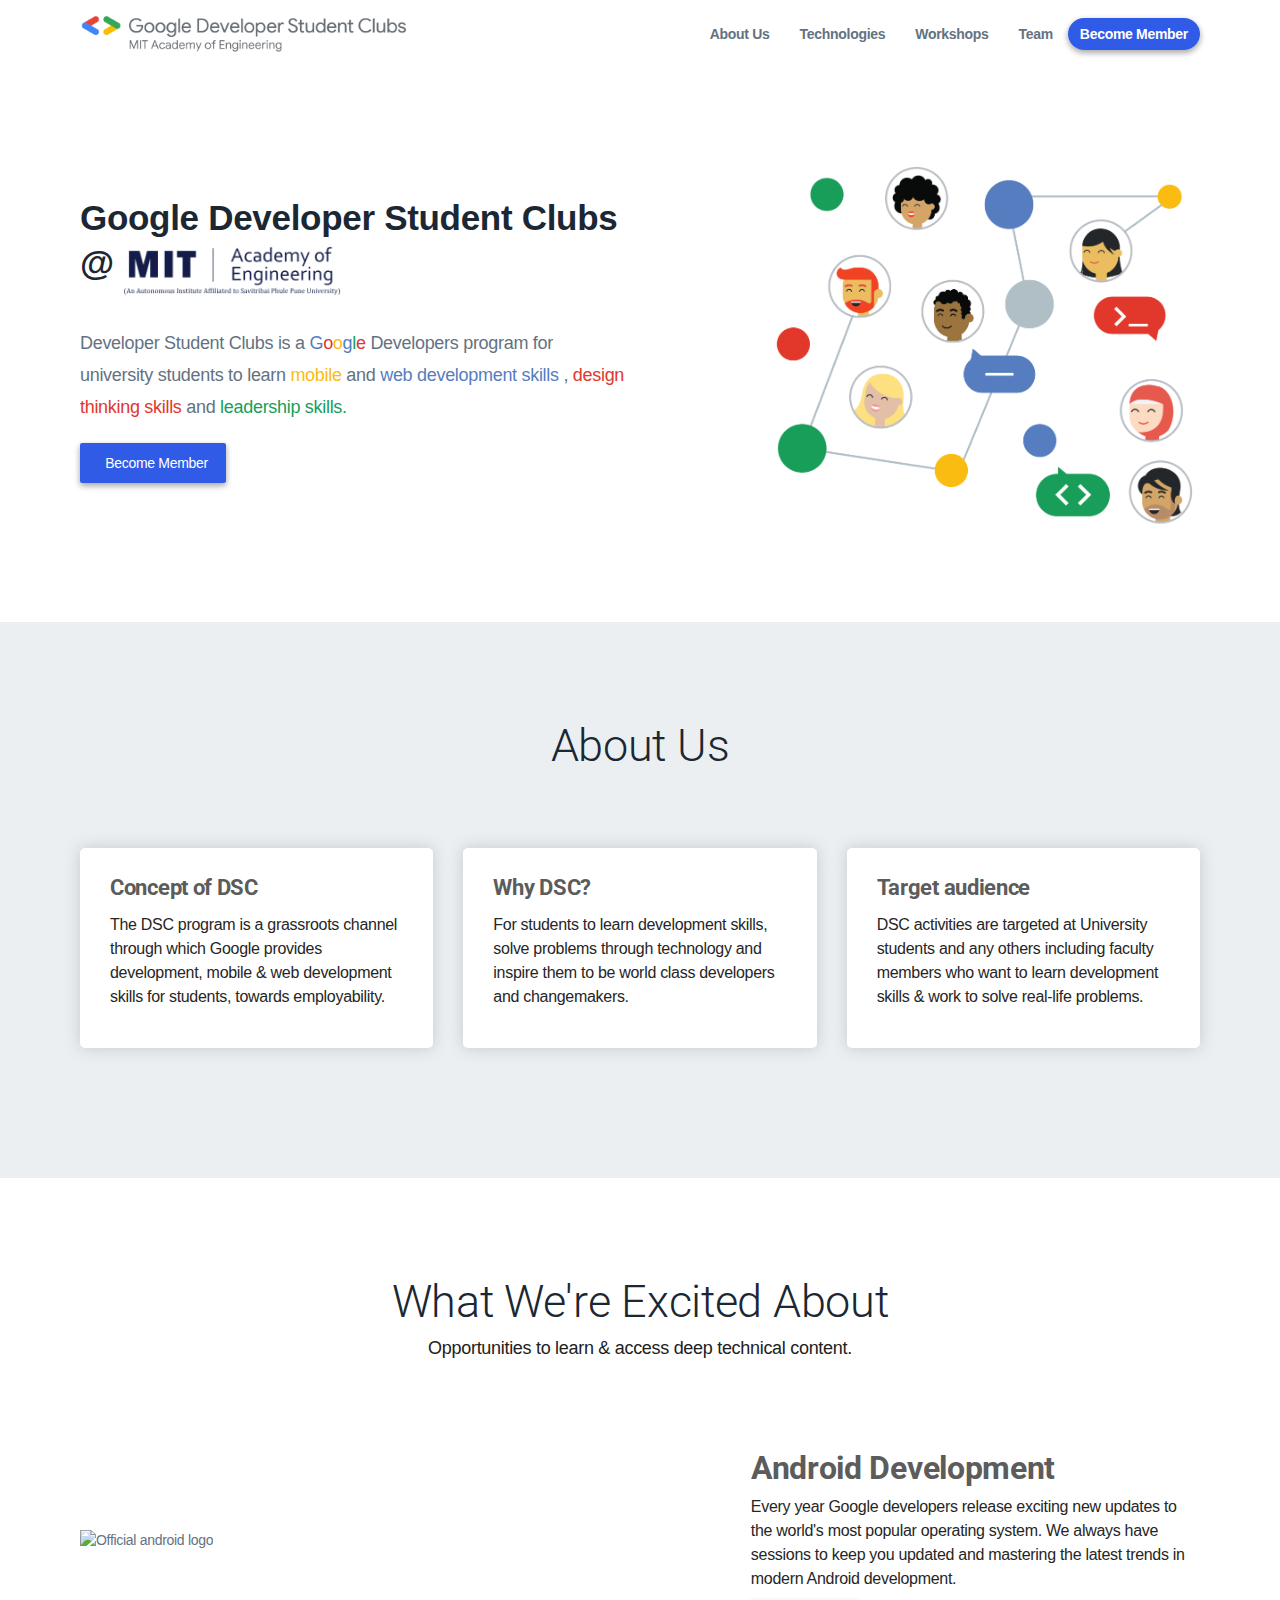
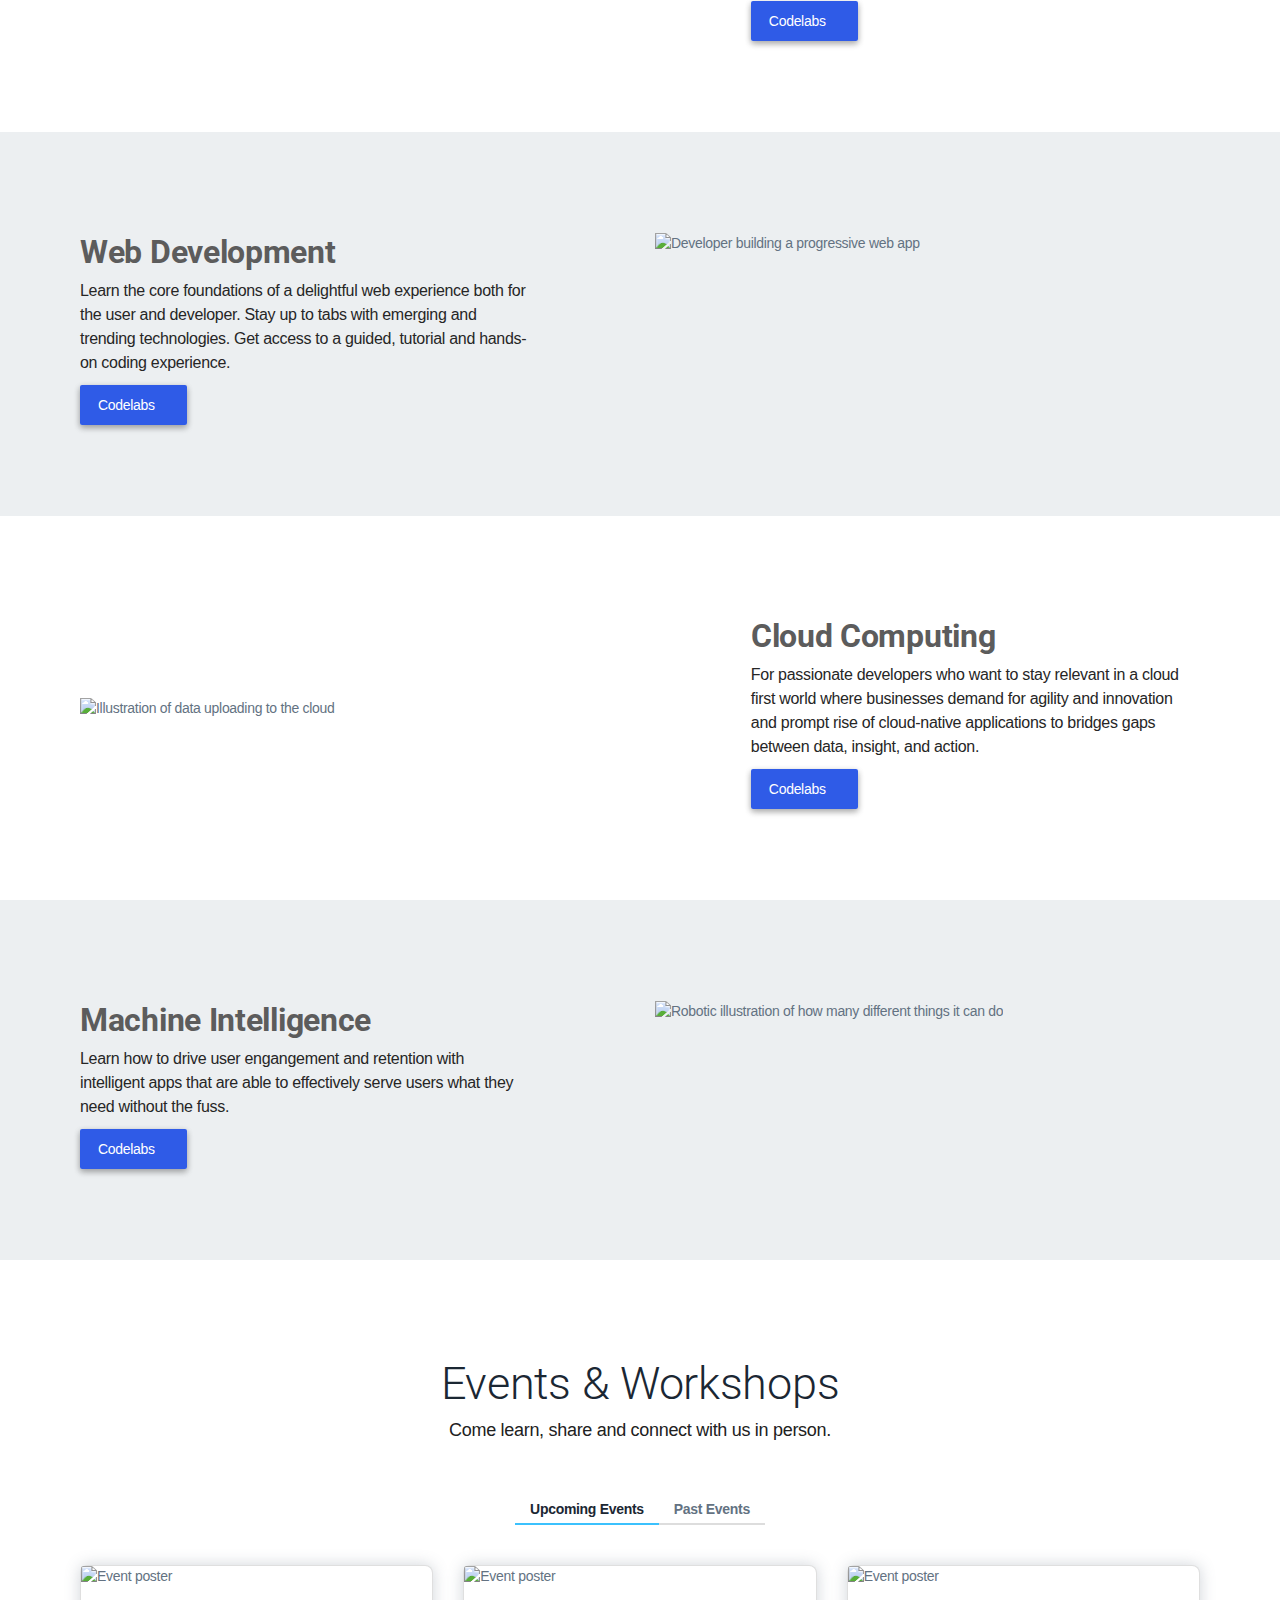
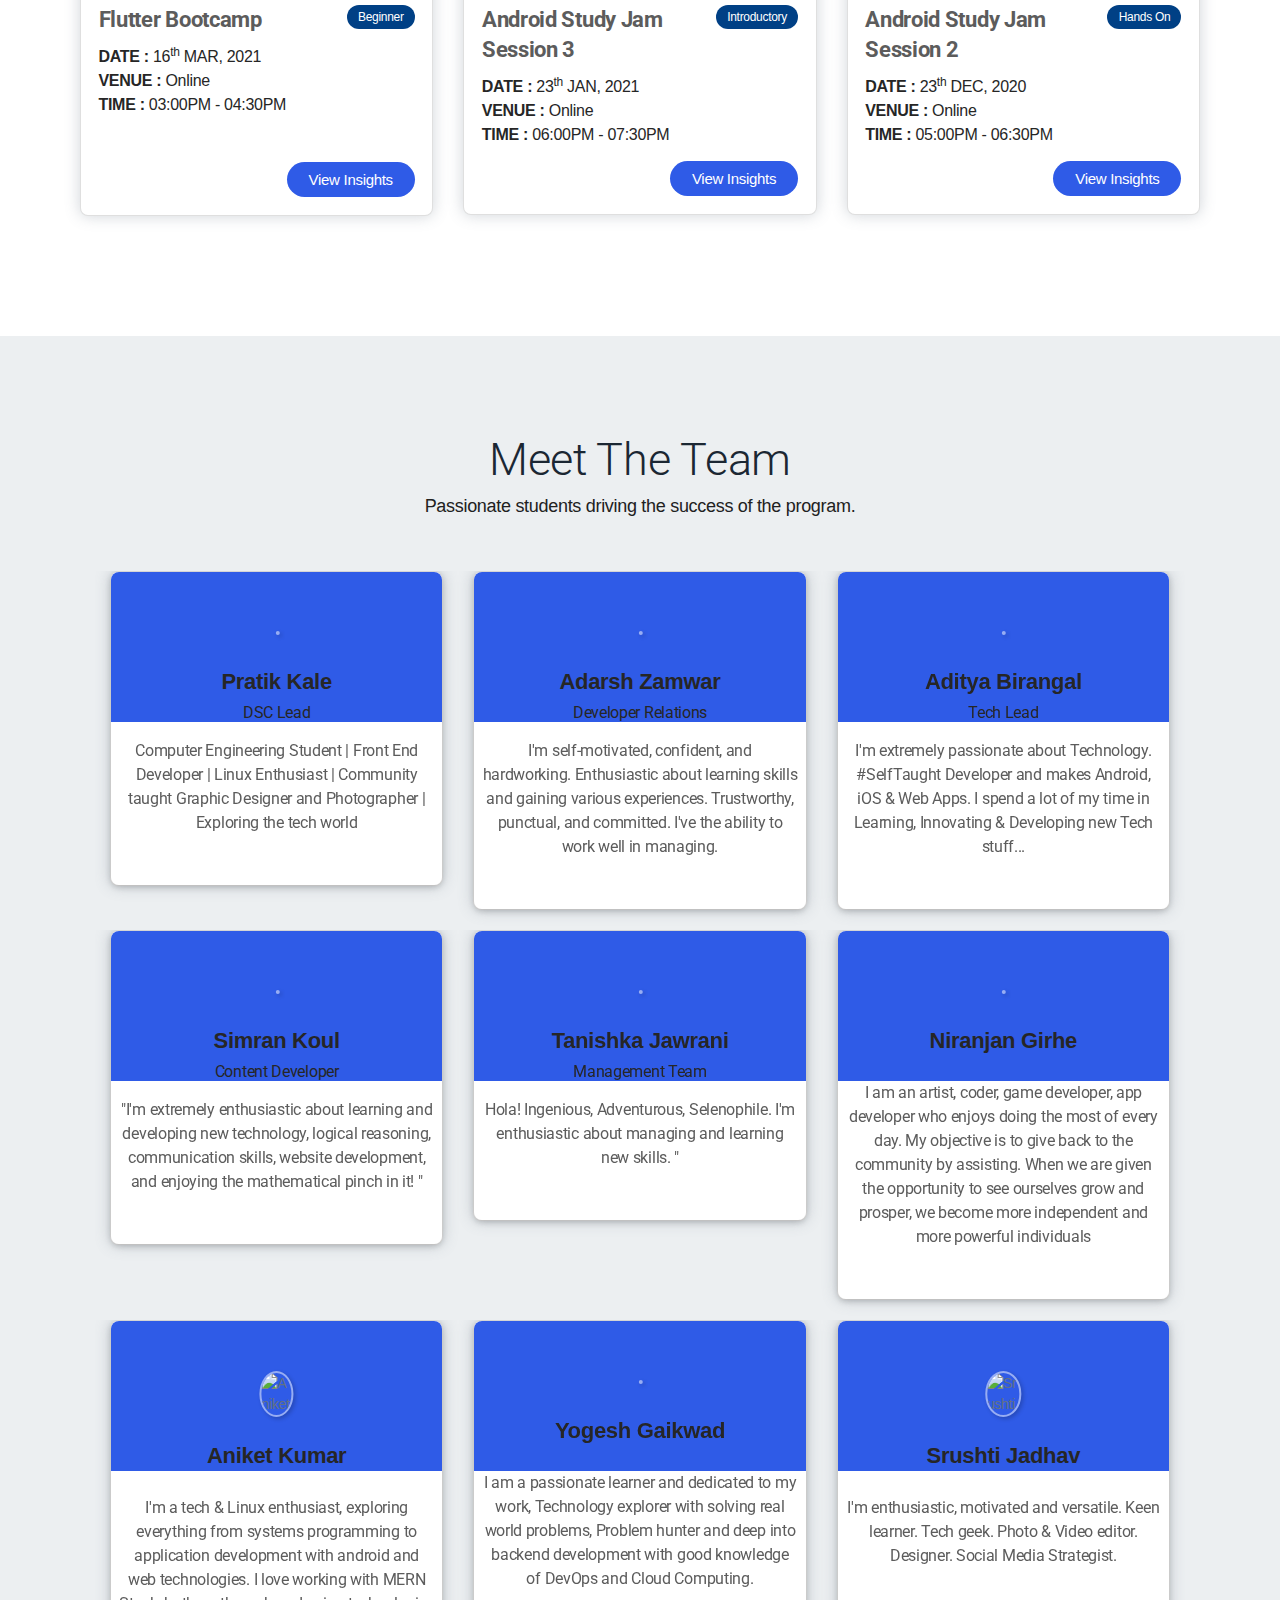
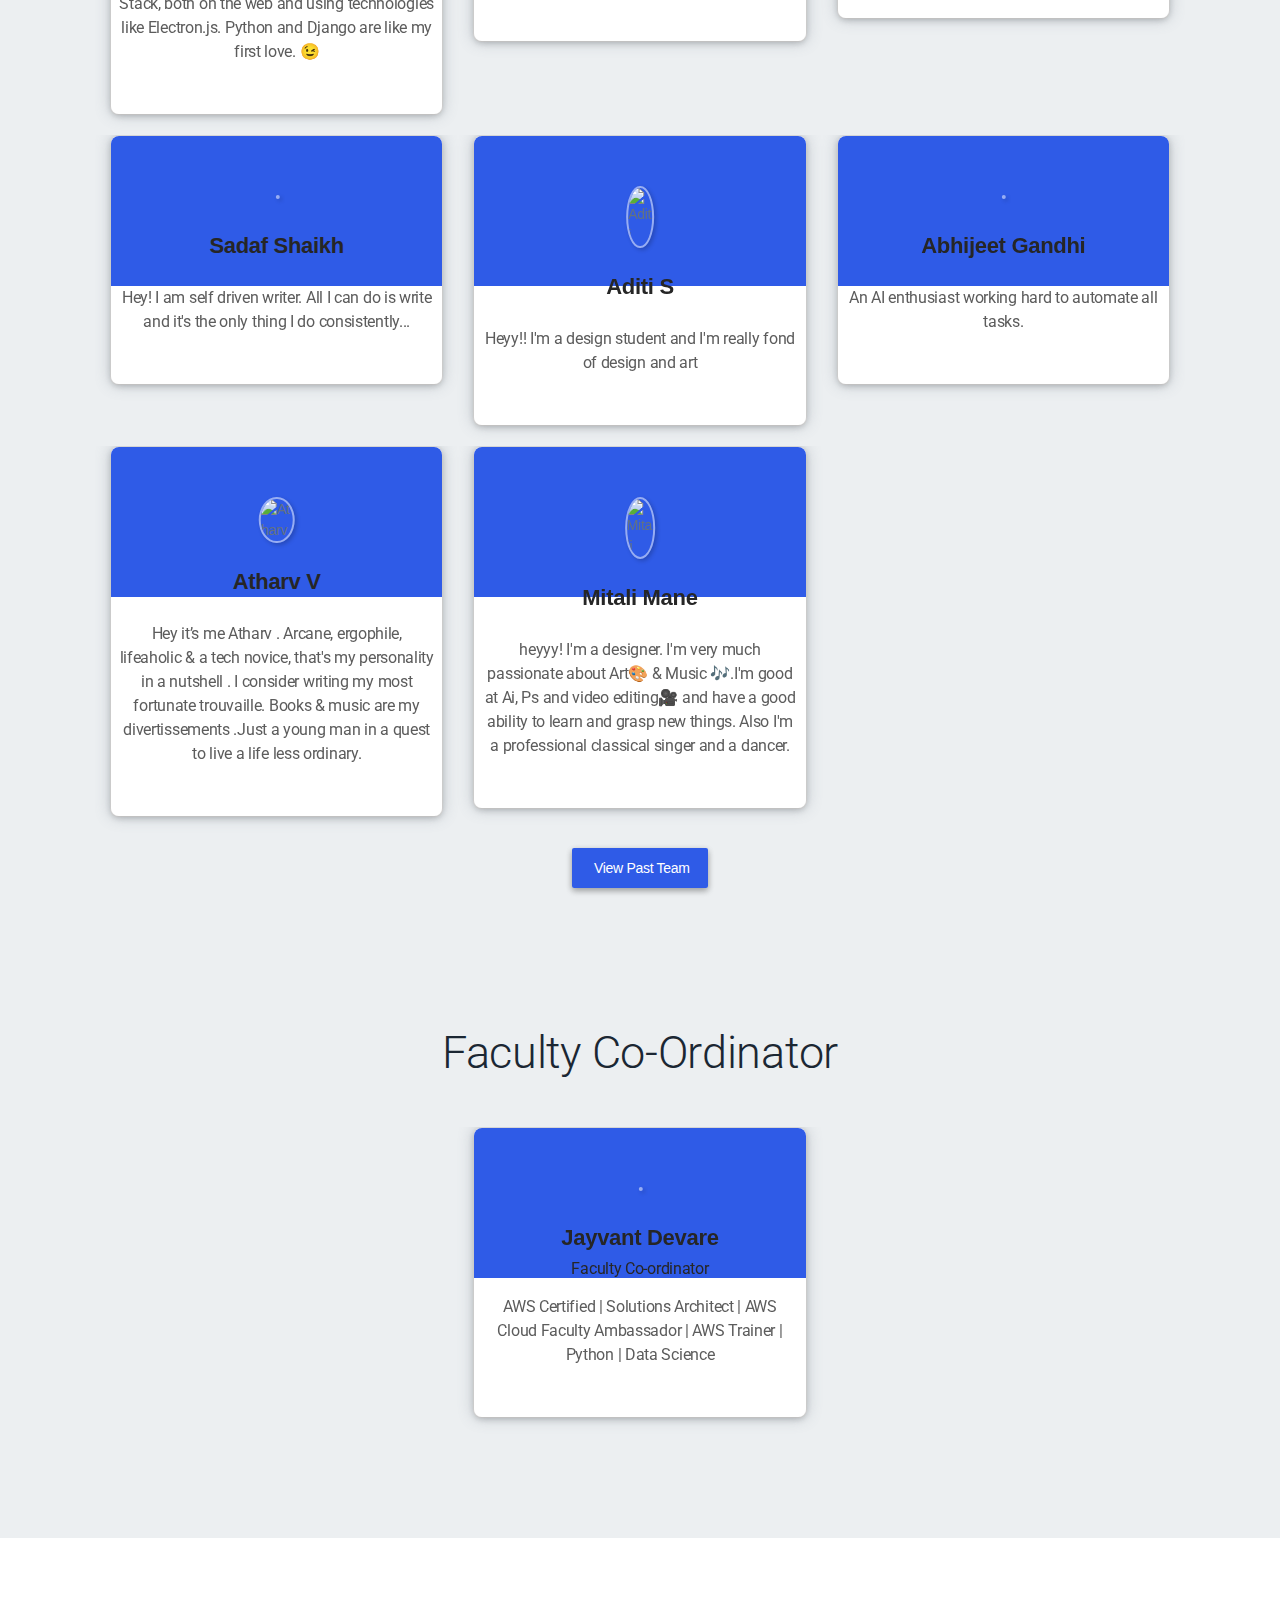
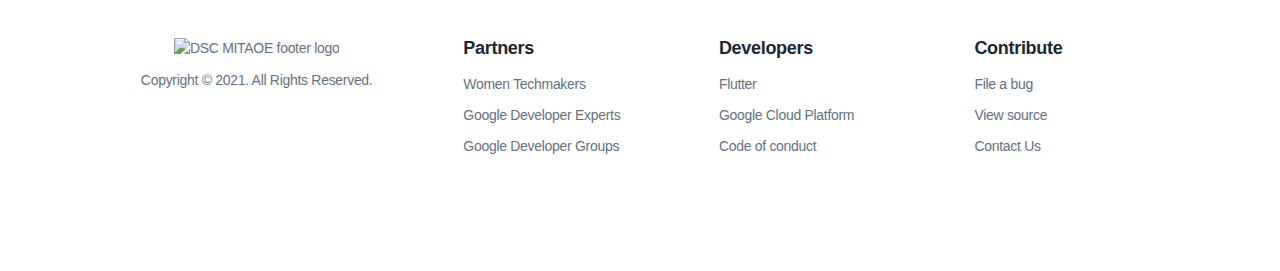
<file: index.html>
<!DOCTYPE html>
<html lang="en">
<head>
    <meta charset="UTF-8">
    <meta http-equiv="X-UA-Compatible" content="ie=edge">
    <title>GDSC - MITAOE</title>
    <meta name="viewport" content="width=device-width, initial-scale=1.0">
    <meta name="author" content="GDSC MITAOE"/>
    <meta name="description"
          content="Google Developer Student Clubs (GDSC) is a Google Developers program for university students to learn mobile and web development skills.">
    <meta name="keywords"
          content="dsc, MITAOE, google developers, DSC MITAOE"/>
    <meta property="og:image" content="images/assets/logo.png">       
    <link href="css/ionicons.min.css" rel="stylesheet">
    <link rel="manifest" href="manifest.json">
    <meta name="theme-color" content="#2F5BE7"/>
    <link rel="apple-touch-icon" sizes="144x144" href="images/favicon/apple-touch-icon.png">
    <link rel="icon" type="image/png" sizes="32x32" href="images/favicon/favicon-32.png">
    <link rel="icon" type="image/png" sizes="16x16" href="images/favicon/favicon-16.png">
    <link rel="manifest" href="manifest.json"/>
    <link rel="mask-icon" href="/images/safari-pinned-tab.svg" color="#00a300">
    <link rel="shortcut icon" href="/images/favicon.ico">
    <meta name="msapplication-TileColor" content="#2d89ef">
    <meta name="msapplication-config" content="/images/browserconfig.xml">
    <meta name="theme-color" content="#ffffff">
    <link rel="stylesheet" href="css/responsive.css">
    <link rel="stylesheet" href="css/owl.carousel.min.css">
    <link rel="stylesheet" href="css/bootstrap.min.css">
    <link rel="dns-prefetch" href="https://docs.google.com">
    <link href="https://fonts.googleapis.com/css?family=Noto+Sans|Roboto:300,400,500,700" rel="stylesheet">
    <link href='https://fonts.googleapis.com/css?family=Google+Sans:400,500,700|Material+Icons' rel='stylesheet' type='text/css'>
    <link rel="stylesheet" href="https://use.fontawesome.com/releases/v5.2.0/css/all.css" integrity="sha384-hWVjflwFxL6sNzntih27bfxkr27PmbbK/iSvJ+a4+0owXq79v+lsFkW54bOGbiDQ" crossorigin="anonymous">
    <link rel="stylesheet" href="css/styles.css">
    <link rel="stylesheet" href="css/responsive.css">


    
<!--ChatBot-->
<script async>(function(w, d) { w.CollectId = "5e8cd6607a347f20caa8775f"; var h = d.head || d.getElementsByTagName("head")[0]; var s = d.createElement("script"); s.setAttribute("type", "text/javascript"); s.setAttribute("src", "https://collectcdn.com/launcher.js"); h.appendChild(s); })(window, document);</script>


</head>

<body class="x-hidden has-sticky-header">
<nav class="navbar navbar-expand-lg fixed-top custom-menu custom-menu__light">
    <div class="container">
        <a class="navbar-brand nav-logo" style="color: #606060" href="index.html">
            <img id="logo_img" data-src="images/DSC_MITAOE_Logo.png" height="40" class ="nav-logo" alt="DSC-MITAOE logo">
        </a>
        <button class="navbar-toggler" type="button" data-toggle="collapse" data-target="#navbarSupportedContent"
                aria-controls="navbarSupportedContent"
                aria-expanded="false" aria-label="Toggle navigation">
        <span class="menu-icon__circle">
        </span>
            <span class="menu-icon">
          <span class="menu-icon__bar"></span>
          <span class="menu-icon__bar"></span>
          <span class="menu-icon__bar"></span>
        </span>
        </button>
        <div class="collapse navbar-collapse" id="navbarSupportedContent">
            <ul class="navbar-nav ml-lg-auto">
                <li class="nav-item active">
                    <a class="nav-link" href="#overview">About us
                        <span class="sr-only">(current)</span>
                    </a>
                </li>
                <li class="nav-item"><a href="#technologies" class="nav-link">Technologies</a></li>
                <li class="nav-item"><a href="#workshops" class="nav-link">Workshops</a></li>
                <li class="nav-item"><a href="#team" class="nav-link">Team</a></li>
            </ul>
            <div class="custom-menu__right">
                <a href="https://dsc.community.dev/mit-academy-of-engineering/" target="_blank" class="event-btn" rel="noreferrer">Become Member</a>
            </div>
        </div>
    </div>
</nav>

<header id="hero" class="hero">
    <div class="container">
        <!-- <div class=" align-items-center text-center mb-lg-3">
            <h3 class="hire-title">We are looking for new team members!</h3>
            <p>Join us and grow your knowledge in a peer-to-peer learning environment.</p>
            <a href="apply.html" class="hero-button d-inline-block" rel="noopener"><i class="fa fa-mouse-pointer"></i> &nbsp; Apply Now</a>
        </div> -->
        <div class="row align-items-center">
            <div class="col-12 col-sm-6">
                <div class="hero-content">
                    <div class="hero-title__group">
                        <div class="hero-title">
                            <h1 class="zuri"><br>Google Developer Student Clubs<br>@ <img data-src="images/MIT-LOGO.png" class="img-fluid" alt="MITAOE" width="40%"
                                height="40%"></h1>
                        </div>
                        <div class="Hero--Subtitle">
                            <p class="lead">Developer Student Clubs is a
                                <first-letter>G</first-letter><third-letter>o</third-letter><second-letter>o</second-letter><first-letter>g</first-letter><forth-letter>l</forth-letter><third-letter>e</third-letter>
                                    Developers program for university students to learn<second-letter> mobile </second-letter> and
                                <first-letter>web development skills</first-letter> , <third-letter>design thinking skills</third-letter>
                                and     <forth-letter>leadership skills.</forth-letter>
                            </p>
                        </div>
                    </div>
                     <a href="https://dsc.community.dev/mit-academy-of-engineering/" class="hero-button" target="_blank" rel="noopener"><i class="fab fa-meetup"></i> &nbsp; Become Member</a> 
                </div>
            </div>
            <div class="col-12 col-sm-5 ml-auto">
                <div class="hero-figure">
                    <img data-src="images/assets/diversity.png" class="img-fluid w-100"
                         alt="Illustration of diversity in a developer community">
                </div>
            </div>
        </div>
    </div>
</header>

<section id="overview" class="section-spacer bg-very__gray">
    <div class="container">
            <header class="section-header text-center">
                    <h2 class="section-title">About us</h2>
                    <br>
                </header>
        <div class="row">
            <div class="col-md-4 col-12">
                <div class="feature-card">
                    <div class="feature-card__body">
                        <i class="fas fa-rocket ghost-blue"></i>
                        <h4 class="feature-title">Concept of DSC</h4>
                        <p>The DSC program is a grassroots channel through which Google provides development, mobile & web development skills for students, towards employability.
                        </p>
                    </div>
                </div>
            </div>
            <div class="col-md-4 col-12">
                <div class="feature-card">
                    <div class="feature-card__body">
                        <i class="fas fa-lightbulb ghost-green"></i>
                        <h4 class="feature-title">Why DSC?</h4>
                        <p>For students to learn development skills, solve problems through technology
                         and inspire them to be world class developers and changemakers.
                        </p>
                    </div>
                </div>
            </div>
            <div class="col-md-4 col-12">
                <div class="feature-card m-0">
                    <div class="feature-card__body">
                        <i class="fas fa-users ghost-red"></i>
                        <h4 class="feature-title">Target audience</h4>
                        <p>DSC activities are targeted at University students and any others
                            including faculty members who want to learn development skills &amp; work to solve real-life problems.</p>
                    </div>
                </div>
            </div>
        </div>
    </div>
</section>

<section id="technologies" class="section-spacer">
    <div class="container">
        <header class="section-header text-center">
            <h2 class="section-title">What we're excited about</h2>
            <p class="section-subtitle">Opportunities to learn & access deep technical content.</p>
            <br>
        </header>
        <div class="row align-items-center">
            <div class="col-sm-6">
                <div class="feature-list-image">
                    <img data-src="images/assets/technologies/android.png" class="img-fluid" alt="Official android logo" width="100%"
                         height="50%">
                </div>
            </div>
            <div class="col-sm-5 ml-auto">
                <div class="feature-list-wrapper">
                    <div class="content-header">
                        <h2 class="content-title">Android Development</h2>
                        <p>Every year Google developers release exciting new updates to the world's most popular
                            operating system.
                            We always have sessions to keep you updated and mastering the latest trends in modern
                            Android development.</p>
                    </div>
                    <a href="https://codelabs.developers.google.com/?cat=Android" class="hero-button" target="_blank" rel="noreferrer">Codelabs &nbsp; &nbsp;<i class="fas fa-external-link-alt"></i></a>
                </div>
            </div>
        </div>
    </div>
</section>
<section class="section-spacer bg-very__gray">
    <div class="container">
        <div class="row flex-column-reverse flex-sm-row align-items-cengit ter">
            <div class="col-sm-5 mr-auto">
                <div class="feature-list-wrapper">
                    <div class="content-header">
                        <h2 class="content-title">Web Development</h2>
                        <p>Learn the core foundations of a delightful web experience both for the user and developer.
                            Stay up to tabs
                            with emerging and trending technologies. Get access to a guided, tutorial and hands-on
                            coding experience.
                        </p>
                    </div>
                    <a href="https://codelabs.developers.google.com/?cat=Web" class="hero-button" target="_blank" rel="noreferrer">Codelabs &nbsp; &nbsp;<i class="fas fa-external-link-alt"></i></a>
                </div>
            </div>
            <div class="col-sm-6">
                <div class="feature-list-image">
                    <img data-src="images/assets/technologies/web.png" alt="Developer building a progressive web app" class="img-fluid" height="60%"
                         width="90%">
                </div>
            </div>
        </div>
    </div>
</section>
<section id="hip" class="section-spacer">
    <div class="container">
        <div class="row align-items-center">
            <div class="col-sm-6">
                <div class="feature-list-image">
                    <img data-src="images/assets/technologies/cloud.png" class="img-fluid" alt="Illustration of data uploading to the cloud" width="90%">
                </div>
            </div>
            <div class="col-sm-5 ml-auto">
                <div class="feature-list-wrapper">
                    <div class="content-header">
                        <h2 class="content-title">Cloud Computing</h2>
                        <p>For passionate developers who want to stay relevant in a cloud first world where businesses demand for agility and
                            innovation and prompt rise of cloud-native applications to
                            bridges gaps between data, insight, and action.</p>
                    </div>
                    <a href="https://codelabs.developers.google.com/?cat=Cloud"  class="hero-button" target="_blank" rel="noreferrer">Codelabs &nbsp; &nbsp;<i class="fas fa-external-link-alt"></i></a>
                </div>
            </div>
        </div>
    </div>
</section>

<section class="section-spacer bg-very__gray">
    <div class="container">
        <div class="row flex-column-reverse flex-sm-row align-items-cengit ter">
            <div class="col-sm-5 mr-auto">
                <div class="feature-list-wrapper">
                    <div class="content-header">
                        <h2 class="content-title">Machine Intelligence</h2>
                        <p>Learn how to drive user engangement and retention with intelligent apps that are able to
                            effectively serve users what they need without the fuss.
                        </p>
                    </div>
                    <a href="https://codelabs.developers.google.com/?cat=TensorFlow"  class="hero-button" target="_blank" rel="noreferrer">Codelabs &nbsp; &nbsp;<i class="fas fa-external-link-alt"></i></a>
                </div>
            </div>
            <div class="col-sm-6">
                <div class="feature-list-image">
                    <img data-src="images/assets/technologies/mi.png" class="img-fluid" alt="Robotic illustration of how many different things it can do" height="60%"
                         width="90%">
                </div>
            </div>
        </div>
    </div>
</section>


<!--Events & Workshops-->
<section id="workshops" class="section-spacer workshops-section">
    <div class="container">
        <header class="section-header text-center">
            <h2 class="section-title">Events & Workshops</h2>
            <p class="section-subtitle">Come learn, share and connect with us in person.</p>
        </header>

        <div class="workshops-type-switch">
            <ul class="nav nav-pills justify-content-center js-tabs">
                <li class="nav-item">
                    <a class="nav-link active" href="#upcoming">Upcoming Events</a>
                </li>
                <li class="nav-item">
                    <a class="nav-link" href="#past">Past Events</a>
                </li>
            </ul>
        </div>
        <div class="tab-content">
            
            
                   
            <div class="tab-pane active" id="upcoming" role="tabpanel" aria-labelledby="upcoming">
                <!--Upcoming events-->
                <div class="row">

                    <div class="col-md-4 col-12">
                        <div class="card event-card">
                            <img class="card-img-top" data-src="images/assets/events/Flutter_Bootcamp1603.png" alt="Event poster">
                            <div class="card-body">
                                <p class="tagging intermediate float-right">Beginner</p>
                                <h5 class="card-title">Flutter Bootcamp</h5>
                                <p class="card-text">
                                    <strong>DATE :</strong> 16<sup>th</sup> MAR, 2021 <br>
                                    <strong>VENUE :</strong> Online<br>
                                    <strong>TIME :</strong> 03:00PM - 04:30PM
                                </p>
                                <div style="margin-top: 45px;">
                                </div>
                                <a href="https://gdsc.community.dev/events/details/developer-student-clubs-mit-academy-of-engineering-presents-flutter-bootcamp-create-app-faster/" target="_blank" class="button float-right"> View Insights</a>
                            </div>
                        </div>
                    </div>
                    
                    
                    <div class="col-md-4 col-12">
                        <div class="card event-card">
                            <img class="card-img-top" data-src="images/assets/events/Android_Session3.png" alt="Event poster">
                            <div class="card-body">
                                <p class="tagging intermediate float-right">Introductory</p>
                                <h5 class="card-title">Android Study Jam Session 3</h5>
                                <p class="card-text">
                                    <strong>DATE :</strong> 23<sup>th</sup> JAN, 2021 <br>
                                    <strong>VENUE :</strong> Online<br>
                                    <strong>TIME :</strong> 06:00PM - 07:30PM
                                </p>
                                <a href="https://bit.ly/ASJsession3" target="_blank" class="button float-right">View Insights</a>
                            </div>
                        </div>
                    </div>                  
                            
                    
                    
                    <div class="col-md-4 col-12">
                        <div class="card event-card">
                            <img class="card-img-top" data-src="images/assets/events/Android_Session2.png" alt="Event poster">
                            <div class="card-body">
                                <p class="tagging intermediate float-right">Hands On</p>
                                <h5 class="card-title">Android Study Jam Session 2</h5>
                                <p class="card-text">
                                    <strong>DATE :</strong> 23<sup>th</sup> DEC, 2020 <br>
                                    <strong>VENUE :</strong> Online<br>
                                    <strong>TIME :</strong> 05:00PM - 06:30PM
                                </p>
                                <a href="https://bit.ly/ASJsession2" target="_blank" class="button float-right"> View Insights</a>
                            </div>
                        </div>
                    </div>

<!-- 
                    <div class="col-md-4 col-12">
                        <div class="card event-card">
                            <img class="card-img-top" data-src="images/assets/events/ML.png" alt="Event poster">
                            <div class="card-body">
                                <p class="tagging intermediate float-right">Beginner</p>
                                <h5 class="card-title">ML Fest'20 at MITAOE</h5>
                                <p class="card-text">
                                    <strong>DATE :</strong> 1<sup>st</sup> Feb, 2020 <br>
                                    <strong>VENUE :</strong> H 306<br>
                                    <strong>TIME :</strong> 10:00AM - 01:00PM
                                </p>
                                <a href="CurrentEvent.html" target="_blank" class="button float-right">Registion Closed</a>
                            </div>
                        </div>
                    </div> -->
                    
                    <!-- <div class="col-md-4 col-12">
                        <div class="card event-card">
                            <img class="card-img-top" data-src="images/assets/events/Flutter.png" alt="Event poster">
                            <div class="card-body">
                                <p class="tagging intermediate float-right">Beginner</p>
                                <h5 class="card-title">Flutter Interact</h5>
                                <p class="card-text">
                                    <strong>DATE :</strong> 18<sup>th</sup> December 2019<br>
                                    <strong>VENUE :</strong> MIT-WPU Pune<br>
                                    <strong>Facilitator :</strong> Dhurmil Shah - FLUTTER GDE
                                </p>
                                <a href="CurrentEvent.html" target="_blank" class="button float-right">Registion Closed</a>
                            </div>
                        </div>
                    </div> -->

                </div>
            </div>


            <!--Past events-->
            <div class="tab-pane" id="past" role="tabpanel" aria-labelledby="past">
                

                <!-- next past event already done.
                just remove the comments -->

                
                <!-- <section   class="section-spacer "> 
                    <div class="container">
                        <div class="row align-items-center">
                            <div class="col-sm-5 ml-auto">
                                <div class="feature-list-wrapper">
                                    <div class="content-header">
                                        <h2 class="content-title">Android Study Jam Session 3
                                        </h2>
                                        <h6>Facilitators : <a href="#">Simran Koul</h6>
                                        <hr>
                                        <h6>DATE : 23<sup>th</sup> December 2020</h6>
                                        <h6>Online</h6>
                                    <p>
                                        We are coming with new topics and lots to learn and develop!
                                        <br>The third session would be taken by a very prominent speaker - @shreyaspatil.dev He is highly skilled in Kotlin and Android Studio. Currently, he is the organizer @kotlinMumbai and software engineer @ScakeReal. 🤩
                                        <br>Let's dive deep and learn connecting to GitHub and much more using android! 😁
                                    </p>
                                    </div>
                                    <a href="https://gdsc.community.dev/events/details/developer-student-clubs-mit-academy-of-engineering-presents-build-an-android-application-with-superpower-of-kotlin-and-coroutines-asj-session-3/#/" class="past-event" target="_blank" rel="noopener">Event Insights&nbsp;&nbsp;<i class="fas fa-camera"></i></a>
                                </div>
                            </div>
                            <div class="col-sm-6">
                                <img class="card-img-top" data-src="images/assets/events/Android_Session3.png" alt="Event poster">
                                </div>
                        </div>
                    </div>
                </section>

                <section class="section-spacer bg-very__gray">
                    <div class="container">
                        <div class="row align-items-center">
                            <div class="col-sm-5 ml-auto">
                                <div class="feature-list-wrapper">
                                    <div class="content-header">
                                        <h2 class="content-title">Android Study Jam Session 2
                                        </h2>
                                        <h6>Facilitators : <a href="#">Simran Koul</h6>
                                        <hr>
                                        <h6>DATE : 23<sup>th</sup> December 2020</h6>
                                        <h6>Online</h6>
                                    <p>
                                        Here we are ready to take the next session on basics of Kotlin and will do some fun activity in our coming session on Android Study JAMS 🤩
                                    </p>
                                    </div>
                                    <a href="https://gdsc.community.dev/events/details/developer-student-clubs-mit-academy-of-engineering-presents-session-2-hands-on-android-study-jam/#/" class="past-event" target="_blank" rel="noopener">Event Insights&nbsp;&nbsp;<i class="fas fa-camera"></i></a>
                                </div>
                            </div>
                            <div class="col-sm-6">
                                <img class="card-img-top" data-src="images/assets/events/Android_Session2.png" alt="Event poster">
                                </div>
                        </div>
                    </div>
                </section> -->

                <section   class="section-spacer "> 
                    <div class="container">
                        <div class="row align-items-center">
                            <div class="col-sm-5 ml-auto">
                                <div class="feature-list-wrapper">
                                    <div class="content-header">
                                        <h2 class="content-title">Android Study Jam Session 1
                                        </h2>
                                        <h6>Facilitators : <a href="#">Simran Koul</h6>
                                        <hr>
                                        <h6>DATE : 16<sup>th</sup> December 2020</h6>
                                        <h6>Online</h6>
                                    <p>
                                        A great platform and opportunity waits for you - Android Study JAM😁
                                        <br>Are you all ready to learn how to make an amazing app? So this is the biggest and great platform which will lead you from basics of Android Studio and Kotlin towards making a great application 🤩😊
                                        <br>You will learn, develop and you may get an opportunity to get your application featured by Google!🤩 Isn't it amazing!!!
                                    </p>
                                    </div>
                                    <a href="https://gdsc.community.dev/events/details/developer-student-clubs-mit-academy-of-engineering-presents-android-study-jam-session-1-introduction/#/" class="past-event" target="_blank" rel="noopener">Event Insights&nbsp;&nbsp;<i class="fas fa-camera"></i></a>
                                </div>
                            </div>
                            <div class="col-sm-6">
                                <img class="card-img-top" data-src="images/assets/events/android.jpg" alt="Event poster">
                                </div>
                        </div>
                    </div>
                </section>

                <section class="section-spacer bg-very__gray">
                    <div class="container">
                        <div class="row align-items-center">
                            <div class="col-sm-5 ml-auto">
                                <div class="feature-list-wrapper">
                                    <div class="content-header">
                                        <h2 class="content-title">Hacktoberfest 2020 
                                        </h2>
                                        <h6>Facilitators : <a href="#">Kedar Parsewar</h6>
                                        <hr>
                                        <h6>DATE : 18<sup>th</sup> October 2020</h6>
                                        <h6>Online</h6>
                                    <p>
                                        Organised an  session on 18th October, 2020 to make students familiar with Hacktoberfest . Hacktoberfest is an annual month-long event to celebrate and encourage more developers to become involved with open source software. It’s open for anyone,
                                         especially beginners just getting started with open source
                                    </p>
                                    </div>
                                    <a href="https://dsc.community.dev/events/details/developer-student-clubs-mit-academy-of-engineering-presents-hacktoberfest-open-source-for-beginners/" class="past-event" target="_blank" rel="noopener">Event Insights&nbsp;&nbsp;<i class="fas fa-camera"></i></a>
                                </div>
                            </div>
                            <div class="col-sm-6">
                                <img class="card-img-top" data-src="images/assets/events/HacktoberfestImage.jpeg" alt="Event poster">
                                </div>
                        </div>
                    </div>
                </section>

















                
                <section   class="section-spacer "> 
                    <div class="container">
                        <div class="row align-items-center">
                            <div class="col-sm-5 ml-auto">
                                <div class="feature-list-wrapper">
                                    <div class="content-header">
                                        <h2 class="content-title"> Kickstart 30 Days Of Google Cloud</h2>
                                        <h6>Facilitators : <a href="#">Aditya Birangal</a></h6>
                                        <hr>
                                        <h6>DATE : 13<sup>th</sup> October 2020</h6>
                                        <h6>VENUE : Remote</h6>
                                        <p>Organised a demonstration session on the event - 30 Days of Google Cloud on 13th October, 2020 to make participants familiar with the event, how to complete quests to get a skilled badge, its benefits and how to access qwiklabs.</p>
                                    </div>
                                    <a href="https://drive.google.com/drive/folders/1bgXiYn1QLelUygsieHqC0hCdZw4qauds" class="past-event" target="_blank" rel="noopener" >EVENT PHOTOS&nbsp;&nbsp;<i class="fas fa-camera"></i></a>
                                </div>
                            </div>
                            <div class="col-sm-6">
                                <img class="card-img-top" data-src="images/assets/events/Kickstart_ Event-19.jpg" alt="Event poster">
                                </div>
                        </div>


                        

                    </div>


                </section>
                
                <section class="section-spacer bg-very__gray">
                    <div class="container">
                        <div class="row align-items-center">
                            <div class="col-sm-5 ml-auto">
                                <div class="feature-list-wrapper">
                                    <div class="content-header">
                                        <h2 class="content-title">Info Session DSC MITAOE</h2>
                                        <h6>Facilitators : <a href="#">Core Team</a></h6>
                                        <hr>
                                        <h6>DATE : 20<sup>th</sup> September 2020</h6>
                                        <h6>Online</h6>
                                    <p>
                                        Organised an introductory session on DSC on 20th September, 2020 to make students familiar with DSC, the events, activities and its goals. The event was conducted by DSC Core members under Aditya Birangal, DSC Lead.
                                    </p>
                                    </div>
                                    <a href="https://drive.google.com/open?id=13ZBnCrgvoc5arRthpe8AmTfu0zbIH427" class="past-event" target="_blank" rel="noopener">EVENT PHOTOS&nbsp;&nbsp;<i class="fas fa-camera"></i></a>
                                </div>
                            </div>
                            <div class="col-sm-6">
                                <img class="card-img-top" data-src="images/assets/events/Info_seesion.jpeg" alt="Event poster">
                                </div>
                        </div>
                    </div>




                </section>

                <section class="section-spacer">
                    <div class="container">
                        <div class="row align-items-center">
                            <div class="col-sm-5 ml-auto">
                                <div class="feature-list-wrapper">
                                    <div class="content-header">
                                        <h2 class="content-title">App Development Workshop</h2>
                                        <h6>Facilitators : <a href="#">Aditya Birangal</a></h6>
                                        <hr>
                                        <h6>DATE : 25<sup>th</sup> April 2020</h6>
                                        <h6>Online</h6>
                                        <p>To provide developers an opportunity to stay ahead of the curve, we are here happy to introduce 'Explore ML'.
                                            Walk through the basics of Machine Learning, along with the hands-on
                                            sessions, and flaunt your newly developed skills with a Google Certified 'Explore ML' certificate too !</p>
                                    </div>
                                    <a href="https://drive.google.com/open?id=13ZBnCrgvoc5arRthpe8AmTfu0zbIH427" class="past-event" target="_blank" rel="noopener">EVENT PHOTOS&nbsp;&nbsp;<i class="fas fa-camera"></i></a>
                                </div>
                            </div>
                            <div class="col-sm-6">
                                <img class="card-img-top" data-src="images/assets/events/FlutterWorkshop.png" alt="Event poster">
                                </div>
                        </div>
                    </div>
                </section>

               
                
                
                
                <section id="hi" class="section-spacer bg-very__gray">
                    <div class="container">
                        <div class="row align-items-center">
                            <div class="col-sm-5 ml-auto">
                                <div class="feature-list-wrapper">
                                    <div class="content-header">
                                        <h2 class="content-title">EXPLORE ML</h2>
                                        <h6>Facilitators : <a href="#">Amey Nerker</a></h6>
                                        <hr>
                                        <h6>DATE : 1<sup>st</sup> February 2020</h6>
                                        <h6>VENUE : H 306</h6>
                                        <p>To provide developers an opportunity to stay ahead of the curve, we are here happy to introduce 'Explore ML'.
                                            Walk through the basics of Machine Learning, along with the hands-on
                                            sessions, and flaunt your newly developed skills with a Google Certified 'Explore ML' certificate too !</p>
                                    </div>
                                    <a href="https://drive.google.com/open?id=13ZBnCrgvoc5arRthpe8AmTfu0zbIH427" class="past-event" target="_blank" rel="noopener">EVENT PHOTOS&nbsp;&nbsp;<i class="fas fa-camera"></i></a>
                                </div>
                            </div>
                            <div class="col-sm-6">
                                <img class="card-img-top" data-src="images/assets/events/ML.png" alt="Event poster">
                                </div>
                        </div>
                    </div>
                </section>

                <section class="section-spacer">
                    <div class="container">
                        <div class="row flex-column-reverse flex-sm-row align-items-cengit ter">
                            <div class="col-sm-6">
                                <div class="feature-list-image">
                                    <img class="card-img-top" data-src="images/assets/events/Flutter.png" alt="Event poster">
                                </div>
                            </div>
                            <div class="col-sm-5 mr-auto">
                                <div class="feature-list-wrapper">
                                    <div class="content-header">
                                        <h2 class="content-title">Flutter Interact</h2>
                                        <h6>Facilitator : <a href="#">Dhurmil Shah - FLUTTER GDE</a></h6>
                                        <hr>
                                        <h6>DATE : 18<sup>th</sup> December 2019</h6>
                                        <h6>VENUE : MIT-WPU Pune</h6>
                                        <p>Flutter is an open-source UI software development kit used to develop applications for Android, iOS, Windows, Mac, Linux, Google Fuchsia and the web.</p>
                                    </div>
                                    <a href="https://drive.google.com/open?id=1nvPqaYJhmNaYPpS1XFli0G4YbN9nZd-m" class="past-event" target="_blank" rel="noopener">EVENT PHOTOS&nbsp;&nbsp;<i class="fas fa-camera"></i></a>

                                </div>
                            </div>
                        </div>
                    </div>
                </section>

                <section id="hi" class="section-spacer bg-very__gray">
                    <div class="container">
                        <div class="row align-items-center">
                            <div class="col-sm-5 ml-auto">
                                <div class="feature-list-wrapper">
                                    <div class="content-header">
                                        <h2 class="content-title">Hacktoberfest</h2>
                                        <h6>Facilitators : <a href="#">Amey Nerker</a></h6>
                                        <hr>
                                        <h6>DATE : 18<sup>th</sup> October 2019</h6>
                                        <h6>VENUE : MITAOE</h6>
                                        <p>Hacktoberfest is an annual month-long event to celebrate and encourage more developers to become involved with open source software. It’s open for anyone, especially beginners just getting started with open source!</p>
                                    </div>
                                    <a href="https://drive.google.com/drive/folders/1-bM0ZxMF53TZeBbxFEMAt-UV8YC7Uygy?usp=sharing" class="past-event" target="_blank" rel="noopener">EVENT PHOTOS&nbsp;&nbsp;<i class="fas fa-camera"></i></a>
                                </div>
                            </div>
                            <div class="col-sm-6">
                                <img class="card-img-top" data-src="images/assets/events/octo.png" alt="Event poster">
                                </div>
                        </div>
                    </div>
                </section>

                <section class="section-spacer">
                    <div class="container">
                        <div class="row flex-column-reverse flex-sm-row align-items-cengit ter">
                            <div class="col-sm-6">
                                <div class="feature-list-image">
                                    <img class="card-img-top" data-src="images/assets/events/gcp.png" alt="Event poster">
                                </div>
                            </div>
                            <div class="col-sm-5 mr-auto">
                                <div class="feature-list-wrapper">
                                    <div class="content-header">
                                        <h2 class="content-title">GCP Crash Course</h2>
                                        <h6>Facilitator : <a href="#">Amey Nerker</a></h6>
                                        <hr>
                                        <h6>DATE : 31<sup>st</sup> October 2019</h6>
                                        <h6>VENUE : MITAOE</h6>
                                        <p>GCP Crash Course the best way to get started with Google cloud platform. We have got three amazing tracks for you- Application Deployment ,Data and Machine learning .</p>
                                    </div>
                                </div>
                            </div>
                        </div>
                    </div>
                </section>

                <section id="hi" class="section-spacer bg-very__gray">
                    <div class="container">
                        <div class="row align-items-center">
                            <div class="col-sm-5 ml-auto">
                                <div class="feature-list-wrapper">
                                    <div class="content-header">
                                        <h2 class="content-title">DSC India Summit</h2>
                                        <h6>Facilitators : <a href="#">Amey Nerker</a></h6>
                                        <hr>
                                        <h6>DATE : 24<sup>th</sup> August 2019</h6>
                                        <h6>VENUE : MITAOE</h6>
                                        <p>...</p>
                                    </div>
                                </div>
                            </div>
                            <div class="col-sm-6">
                                <img class="card-img-top" data-src="images/assets/events/IndiaSummit.png" alt="Event poster">
                                </div>
                        </div>
                    </div>
                </section>

                <section class="section-spacer">
                    <div class="container">
                        <div class="row flex-column-reverse flex-sm-row align-items-cengit ter">
                            <div class="col-sm-6">
                                <div class="feature-list-image">
                                    <img class="card-img-top" data-src="images/assets/events/Clould.png" alt="Event poster">
                                </div>
                            </div>
                            <div class="col-sm-5 mr-auto">
                                <div class="feature-list-wrapper">
                                    <div class="content-header">
                                        <h2 class="content-title">GOOGLE CLOUD STUDY JAM</h2>
                                        <h6>Facilitator : <a href="#">Mayank Chourasia</a></h6>
                                        <hr>
                                        <h6>DATE : 18<sup>th</sup> August 2019</h6>
                                        <h6>VENUE : MITAOE</h6>
                                        <p>If you are having any doubts regarding the GCP Essentials & don’t want to miss the chance to win the goodies You can just attend the online GOOGLE CLOUD STUDY JAM.</p>
                                    </div>
                                    <a href="https://drive.google.com/open?id=1UZ76L_84otieUVEptz7GEXmVC8jep994" class="past-event" target="_blank" rel="noopener">EVENT PHOTOS&nbsp;&nbsp;<i class="fas fa-camera"></i></a>
                                </div>
                            </div>
                        </div>
                    </div>
                </section>

                <section id="hi" class="section-spacer bg-very__gray">
                    <div class="container">
                        <div class="row align-items-center">
                            <div class="col-sm-5 ml-auto">
                                <div class="feature-list-wrapper">
                                    <div class="content-header">
                                        <h2 class="content-title">Career Readiness Program</h2>
                                        <h6>Facilitators : <a href="#">Amey Nerker</a></h6>
                                        <hr>
                                        <h6>DATE : 8<sup>th</sup> August 2019</h6>
                                        <h6>VENUE : MITAOE</h6>
                                        <p>Are you guys ready for the Google Cloud Career Readiness Program?
                                            Exciting Announcement on Google Clould Associate Engineering Certification Exam
                                        </p>
                                    </div>
                                    <a href="https://drive.google.com/open?id=1EU-uj6pVkQjpJKBeMp3yddRVCY8q3wAZ" class="past-event" target="_blank" rel="noopener">EVENT PHOTOS&nbsp;&nbsp;<i class="fas fa-camera"></i></a>
                                </div>
                            </div>
                            <div class="col-sm-6">
                                <img class="card-img-top" data-src="images/assets/events/CRP.png" alt="Event poster">
                                </div>
                        </div>
                    </div>
                </section>

                <section class="section-spacer">
                    <div class="container">
                        <div class="row flex-column-reverse flex-sm-row align-items-cengit ter">
                            <div class="col-sm-6">
                                <div class="feature-list-image">
                                    <img class="card-img-top" data-src="images/assets/events/Google_Extended.png" alt="Event poster">
                                </div>
                            </div>
                            <div class="col-sm-5 mr-auto">
                                <div class="feature-list-wrapper">
                                    <div class="content-header">
                                        <h2 class="content-title">Google I/0 '19</h2>
                                        <h6>Facilitator : <a href="#">Mayank Chourasia</a></h6>
                                        <hr>
                                        <h6>DATE : 19<sup>th</sup> May 2019</h6>
                                        <h6>VENUE : MITAOE</h6>
                                        <p>Google I/O is an annual developer conference held by Google in Mountain View, California. I/O was inaugurated in 2008, and is organized by the executive team. "I/O" stands for input/output, as well as the slogan "Innovation in the Open". The event's format is similar to Google Developer Day.</p>
                                    </div>
                                    <a href="https://drive.google.com/open?id=1COXcqJWXGNrf-iBTVht0ax5Rsk-WIsTG" class="past-event" target="_blank" rel="noopener">EVENT PHOTOS&nbsp;&nbsp;<i class="fas fa-camera"></i></a>
                                </div>
                            </div>
                        </div>
                    </div>
                </section>

                <section id="hi" class="section-spacer bg-very__gray">
                    <div class="container">
                        <div class="row align-items-center">
                            <div class="col-sm-5 ml-auto">
                                <div class="feature-list-wrapper">
                                    <div class="content-header">
                                        <h2 class="content-title">DSC Solution Challenge</h2>
                                        <h6>Facilitators : <a href="#">Namrata More</a></h6>
                                        <hr>
                                        <h6>DATE : 30<sup>th</sup> April 2019</h6>
                                        <h6>VENUE : MITAOE</h6>
                                        <p>Many of the DSC students are using Google technologies in innovative ways to make a positive difference in their communities.
                                            We are eager to recognize you through Google’s first
                                            Developer Student Clubs Solution Challenge.
                                            Google is issuing an open call for all leads and club members to submit projects they worked on under the Developer Student Clubs umbrella. </p>
                                    </div>
                                </div>
                            </div>
                            <div class="col-sm-6">
                                <img class="card-img-top" data-src="images/assets/events/Solution.png" alt="Event poster">
                                </div>
                        </div>
                    </div>
                </section>

                <section class="section-spacer">
                    <div class="container">
                        <div class="row flex-column-reverse flex-sm-row align-items-cengit ter">
                            <div class="col-sm-6">
                                <div class="feature-list-image">
                                    <img class="card-img-top" data-src="images/assets/events/JAM.png" alt="Event poster">
                                </div>
                            </div>
                            <div class="col-sm-5 mr-auto">
                                <div class="feature-list-wrapper">
                                    <div class="content-header">
                                        <h2 class="content-title">Google Cloud Study Jam</h2>
                                        <h6>Facilitator : <a href="#">Amey Nerker</a></h6>
                                        <hr>
                                        <h6>DATE : 13<sup>th</sup> April 2019</h6>
                                        <h6>VENUE : MITAOE</h6>
                                        <p>Study Jams are community-run study groups for developers. This is a great opportunity to bring members of the community together to learn something in person. These trainings give developers a specific skill they can use for personal development or career advancement.</p>
                                    </div>
                                    <a href="https://drive.google.com/open?id=1UZ76L_84otieUVEptz7GEXmVC8jep994" class="past-event" target="_blank" rel="noopener">EVENT PHOTOS&nbsp;&nbsp;<i class="fas fa-camera"></i></a>
                                </div>
                            </div>
                        </div>
                    </div>
                </section>

                <section id="hi" class="section-spacer bg-very__gray">
                    <div class="container">
                        <div class="row align-items-center">
                            <div class="col-sm-5 ml-auto">
                                <div class="feature-list-wrapper">
                                    <div class="content-header">
                                        <h2 class="content-title">Tensorflow</h2>
                                        <h6>Facilitators : <a href="#">Amey Nerker</a></h6>
                                        <hr>
                                        <h6>DATE : 30<sup>th</sup> March 2019</h6>
                                        <h6>VENUE : Computer Department</h6>
                                        <p>Wann know what exactly AI -> ML -> DL... Come and join us!
                                            Also get some hands on practice of Tensorflow!! Learn from experts👨‍🏫</p>
                                    </div>
                                </div>
                            </div>
                            <div class="col-sm-6">
                                <img class="card-img-top" data-src="images/assets/events/Tensor.png" alt="Event poster">
                                </div>
                        </div>
                    </div>
                </section>

            </div>
            
        </div>
    </div>
</section>

<!--Team-->
<section id="team" class="section-spacer team-section bg-very__gray">
    <div  class="container">
        <header class="text-center section-header">
            <h2 class="section-title">Meet The Team</h2>
            <span class="section-subtitle">Passionate students driving the success of the program.</span>
        </header>
         <div class="container-fluid">
            <div id="carouselExample" class="carouselPrograms carousel slide" data-ride="carousel" data-interval="false">
                <div class="carousel-inner row w-100 mx-auto" role="listbox">
                    <div class="carousel-item col-md-4 col-15 active">
                        <div class="card event-card">
                            <div class="card hovercard">
                                <div class="cardheader">
        
                                </div>
                                <div class="avatar">
                                    <img alt="" data-src="images/assets/team/PratikKale.jpg"
                                        alt="content avatar">
                                </div>
                                <div class="info">
                                    <div class="title">
                                        <h5><b>Pratik Kale</b></h5>
                                        <p>DSC Lead</p>
                                    </div>
                                    <div class="desc">Computer Engineering Student  | Front End Developer | Linux Enthusiast | Community taught Graphic Designer and Photographer | Exploring the tech world  </div>
                                </div>
                                <div class="bottom">
                                    <ul class="social-list__inline mt-10">
                                        <li>
                                            <a href=https://twitter.com/Pratik_kale135" target="_blank" rel="noopener">
                                                <i class="fab fa-twitter"></i>
                                            </a>
                                        </li>
                                        <li>
                                            <a href="https://www.instagram.com/prato.grapher/" target="_blank" rel="noopener">
                                                <i class="fab fa-instagram"></i>
                                            </a>
                                        </li>
                                        <li>
                                            <a href="https://github.com/pratik-kale20" target="_blank" rel="noopener">
                                                <i class="fab fa-github"></i>
                                            </a>
                                        </li>
                                        <li>
                                            <a href="https://www.linkedin.com/in/pratik-kale-156b511a9/" target="_blank" rel="noopener">
                                                <i class="fab fa-linkedin"></i>
                                            </a>
                                        </li>
                                        <li>
                                            <a href="https://www.facebook.com/profile.php?id=100037021086436" target="_blank" rel="noopener">
                                                <i class="fab fa-facebook"></i>
                                            </a>
                                        </li>
                                        <li>
                                            <a href="https://pratikkale.biz/" target="_blank" rel="noopener">
                                                <i class="fas fa-link"></i>
                                            </a>
                                        </li>
                                    </ul>
                                </div>
                            </div>
                        </div>
                    </div>

                    <div class="carousel-item col-md-4 col-15 active">
                        <div class="card event-card">
                            <div class="card hovercard">
                                <div class="cardheader">
        
                                </div>
                                <div class="avatar">
                                    <img alt="" data-src="images/assets/team/AdarshZamwar.jpg"
                                        alt="content avatar">
                                </div>
                                <div class="info">
                                    <div class="title">
                                        <h5><b>Adarsh Zamwar</b></h5>
                                        <p>Developer Relations</p>
                                    </div>
                                    <div class="desc">I'm self-motivated, confident, and hardworking. Enthusiastic about learning skills and gaining various experiences. Trustworthy, punctual, and committed. I've the ability to work well in managing.</div>
                                </div>
                                <div class="bottom">
                                    <ul class="social-list__inline mt-10">
                                        <li>
                                            <a href="https://twitter.com/AdarshZamwar" target="_blank" rel="noopener">
                                                <i class="fab fa-twitter"></i>
                                            </a>
                                        </li>
                                        <li>
                                            <a href="https://www.instagram.com/_08_adi_zamwar/" target="_blank" rel="noopener">
                                                <i class="fab fa-instagram"></i>
                                            </a>
                                        </li>
                                        <li>
                                            <a href="https://github.com/AdarshZamwar" target="_blank" rel="noopener">
                                                <i class="fab fa-github"></i>
                                            </a>
                                        </li>
                                        <li>
                                            <a href="https://www.linkedin.com/in/adarsh-zamwar-a4b26b1a7" target="_blank" rel="noopener">
                                                <i class="fab fa-linkedin"></i>
                                            </a>
                                        </li>
                                        <li>
                                            <a href="https://www.facebook.com/adarsh.zamwar" target="_blank" rel="noopener">
                                                <i class="fab fa-facebook"></i>
                                            </a>
                                        </li>
                                        <li>
                                            <a href="http://adarshzamwar.co/" target="_blank" rel="noopener">
                                                <i class="fas fa-link"></i>
                                            </a>
                                        </li>
                                    </ul>
                                </div>
                            </div>
                        </div>
                    </div>

                    <div class="carousel-item col-md-4 col-15 active">
                        <div class="card event-card">
                            <div class="card hovercard">
                                <div class="cardheader">
        
                                </div>
                                <div class="avatar">
                                    <img alt="" data-src="images/assets/team/AdityaBirangal.jpg"
                                        alt="content avatar">
                                </div>
                                <div class="info">
                                    <div class="title">
                                        <h5><b>Aditya Birangal</b></h5>
                                        <p>Tech Lead</p>
                                    </div>
                                    <div class="desc">I'm extremely passionate about Technology. #SelfTaught Developer and makes Android, iOS & Web Apps. I spend a lot of my time in Learning, Innovating & Developing new Tech stuff...</div>
                                </div>
                                <div class="bottom">
                                    <ul class="social-list__inline mt-10">
                                        <li>
                                            <a href="https://twitter.com/AdityaBirangal" target="_blank" rel="noopener">
                                                <i class="fab fa-twitter"></i>
                                            </a>
                                        </li>
                                        <li>
                                            <a href="https://www.instagram.com/aditya.birangal/" target="_blank" rel="noopener">
                                                <i class="fab fa-instagram"></i>
                                            </a>
                                        </li>
                                        <li>
                                            <a href="https://github.com/AdityaBirangal" target="_blank" rel="noopener">
                                                <i class="fab fa-github"></i>
                                            </a>
                                        </li>
                                        <li>
                                            <a href="https://www.linkedin.com/in/adityabirangal/" target="_blank" rel="noopener">
                                                <i class="fab fa-linkedin"></i>
                                            </a>
                                        </li>
                                        <li>
                                            <a href="https://www.facebook.com/aditya.birangal" target="_blank" rel="noopener">
                                                <i class="fab fa-facebook"></i>
                                            </a>
                                        </li>
                                        <li>
                                            <a href="https://birangal.com/" target="_blank" rel="noopener">
                                                <i class="fas fa-link"></i>
                                            </a>
                                        </li>
                                    </ul>
                                </div>
                            </div>
                        </div>
                    </div>

                </div>
                
                <div class="carousel-inner row w-100 mx-auto" role="listbox">
                    <div class="carousel-item col-md-4 col-15 active">
                        <div class="card event-card">
                            <div class="card hovercard">
                                <div class="cardheader">
        
                                </div>
                                <div class="avatar">
                                    <img alt="" data-src="images/assets/team/SimranKoul.jpg"
                                        alt="content avatar">
                                </div>
                                <div class="info">
                                    <div class="title">
                                        <h5><b>Simran Koul</b></h5>
                                        <p>Content Developer</p>
                                    </div>
                                    <div class="desc">"I'm extremely enthusiastic about learning and developing new technology, logical reasoning, communication skills, website development, and enjoying the mathematical pinch in it!
                                        "</div>
                                </div>
                                <div class="bottom">
                                    <ul class="social-list__inline mt-10">
                                        <li>
                                            <a href="https://twitter.com/SimranKoul7" target="_blank" rel="noopener">
                                                <i class="fab fa-twitter"></i>
                                            </a>
                                        </li>

                                        <li>
                                            <a href="https://www.instagram.com/simrankoul_7618/" target="_blank" rel="noopener">
                                                <i class="fab fa-instagram"></i>
                                            </a>
                                        </li>

                                        <li>
                                            <a href="https://github.com/SimranKoul7" target="_blank" rel="noopener">
                                                <i class="fab fa-github"></i>
                                            </a>
                                        </li>
                                        
                                        <li>
                                            <a href="https://www.linkedin.com/in/simran-koul-0210561b0/" target="_blank" rel="noopener">
                                                <i class="fab fa-linkedin"></i>
                                            </a>
                                        </li>
                                        <li>
                                            <a href="https://www.facebook.com/simran.koul.372/" target="_blank" rel="noopener">
                                                <i class="fab fa-facebook"></i>
                                            </a>
                                        </li>
                                    </ul>
                                </div>
                            </div>
                        </div>
                    </div>
                    <div class="carousel-item col-md-4 col-15 active">
                        <div class="card event-card">
                            <div class="card hovercard">
                                <div class="cardheader">
        
                                </div>
                                <div class="avatar">
                                    <img alt="" data-src="images/assets/team/TanishkaJawrani.jpg"
                                        alt="content avatar">
                                </div>
                                <div class="info">
                                    <div class="title">
                                        <h5><b>Tanishka Jawrani</b></h5>
                                        <p>Management Team</p>
                                    </div>
                                    <div class="desc">Hola! Ingenious, Adventurous, Selenophile. I'm enthusiastic about managing and learning new skills.
                                        "</div>
                                </div>
                                <div class="bottom">
                                    <ul class="social-list__inline mt-10">
                                        <li>
                                            <a href="#" target="_blank" rel="noopener">
                                                <i class="fab fa-twitter"></i>
                                            </a>
                                        </li>

                                        <li>
                                            <a href="https://instagram.com/tanishkajawrani?utm_medium=copy_link" target="_blank" rel="noopener">
                                                <i class="fab fa-instagram"></i>
                                            </a>
                                        </li>

                                        <li>
                                            <a href="https://github.com/tanishkajawrani" target="_blank" rel="noopener">
                                                <i class="fab fa-github"></i>
                                            </a>
                                        </li>
                                        
                                        <li>
                                            <a href="https://www.linkedin.com/in/tanishka-jawrani-099064216/" target="_blank" rel="noopener">
                                                <i class="fab fa-linkedin"></i>
                                            </a>
                                        </li>
                                        <li>
                                            <a href="#" target="_blank" rel="noopener">
                                                <i class="fab fa-facebook"></i>
                                            </a>
                                        </li>
                                    </ul>
                                </div>
                            </div>
                        </div>
                    </div>
                    <div class="carousel-item col-md-4 col-15 active">
                        <div class="card event-card">
                            <div class="card hovercard">
                                <div class="cardheader">
        
                                </div>
                                <div class="avatar">
                                    <img alt="" data-src="images/assets/team/NiranjanGirhe.jpg"
                                        alt="content avatar">
                                </div>
                                <div class="info">
                                    <div class="title">
                                        <h5><b>Niranjan Girhe</b></h5>
                                        <!-- <p>DSC Lead</p> -->
                                        <br>
                                    </div>
                                    <div class="desc">I am an artist, coder, game developer, app developer who enjoys doing the most of every day. My objective is to give back to the community by assisting. When we are given the opportunity to see ourselves grow and prosper, we become more independent and more powerful individuals</div>
                                </div>
                                <div class="bottom">
                                    <ul class="social-list__inline mt-10">
                                        <li>
                                            <a href="https://twitter.com/NiranjanGirhe" target="_blank" rel="noopener">
                                                <i class="fab fa-twitter"></i>
                                            </a>
                                        </li>
                                        <li>
                                            <a href="https://www.instagram.com/girheniranjan/" target="_blank" rel="noopener">
                                                <i class="fab fa-instagram"></i>
                                            </a>
                                        </li>
                                        <li>
                                            <a href="https://github.com/niranjangirhe/" target="_blank" rel="noopener">
                                                <i class="fab fa-github"></i>
                                            </a>
                                        </li>
                                        <li>
                                            <a href="https://www.linkedin.com/in/niranjan-girhe/" target="_blank" rel="noopener">
                                                <i class="fab fa-linkedin"></i>
                                            </a>
                                        </li>
                                        <li>
                                            <a href="https://www.facebook.com/niranjan.girhe/" target="_blank" rel="noopener">
                                                <i class="fab fa-facebook"></i>
                                            </a>
                                        </li>
                                        <li>
                                            <a href="https://niranjangirhe.github.io/Connect-with-me/" target="_blank" rel="noopener">
                                                <i class="fas fa-link"></i>
                                            </a>
                                        </li>
                                    </ul>
                                </div>
                            </div>
                        </div>
                    </div>  
                </div>
                <div class="carousel-inner row w-100 mx-auto" role="listbox">
                    <div class="carousel-item col-md-4 col-15 active">
                        <div class="card event-card">
                            <div class="card hovercard">
                                <div class="cardheader">
        
                                </div>
                                <div class="avatar">
                                    <img alt="Aniket" data-src="images/assets/team/AniketKumar.jpeg"
                                        alt="content avatar">
                                </div>
                                <div class="info">
                                    <div class="title">
                                        <h5><b>Aniket Kumar</b></h5>
                                        <!-- <p>DSC Lead</p> -->
                                        <br>
                                    </div>
                                    <div class="desc">I'm a tech & Linux enthusiast, exploring everything from systems programming to application development with android and web technologies. I love working with MERN Stack, both on the web and using technologies like Electron.js. Python and Django are like my first love. 😉</div>
                                </div>
                                <div class="bottom">
                                    <ul class="social-list__inline mt-10">
                                        <li>
                                            <a href="https://twitter.com/_aniketkr_" target="_blank" rel="noopener">
                                                <i class="fab fa-twitter"></i>
                                            </a>
                                        </li>
                                        <li>
                                            <a href="https://www.instagram.com/_aniketkr_/" target="_blank" rel="noopener">
                                                <i class="fab fa-instagram"></i>
                                            </a>
                                        </li>
                                        <li>
                                            <a href="https://github.com/aniket-kr/" target="_blank" rel="noopener">
                                                <i class="fab fa-github"></i>
                                            </a>
                                        </li>
                                        <li>
                                            <a href="https://www.linkedin.com/in/aniket-kr-2002/" target="_blank" rel="noopener">
                                                <i class="fab fa-linkedin"></i>
                                            </a>
                                        </li>
                                        <li>
                                            <a href="https://www.facebook.com/profile.php?id=100068580097377" target="_blank" rel="noopener">
                                                <i class="fab fa-facebook"></i>
                                            </a>
                                        </li>
                                        <li>
                                            <a href="#" target="_blank" rel="noopener">
                                                <i class="fas fa-link"></i>
                                            </a>
                                        </li>
                                    </ul>
                                </div>
                            </div>
                        </div>
                    </div>
                    <div class="carousel-item col-md-4 col-15 active">
                        <div class="card event-card">
                            <div class="card hovercard">
                                <div class="cardheader">
        
                                </div>
                                <div class="avatar">
                                    <img alt="" data-src="images/assets/team/Yogesh.jpg"
                                        alt="content avatar">
                                </div>
                                <div class="info">
                                    <div class="title">
                                        <h5><b>Yogesh Gaikwad</b></h5>
                                        <!-- <p>DSC Lead</p> -->
                                        <br>
                                    </div>
                                    <div class="desc">I am a passionate learner and dedicated to my work, Technology explorer with solving real world problems, Problem hunter and deep into backend development with good knowledge of DevOps and Cloud Computing.</div>
                                </div>
                                <div class="bottom">
                                    <ul class="social-list__inline mt-10">
                                        <li>
                                            <a href="#" target="_blank" rel="noopener">
                                                <i class="fab fa-twitter"></i>
                                            </a>
                                        </li>
                                        <li>
                                            <a href="https://www.instagram.com/yogesh_0310/" target="_blank" rel="noopener">
                                                <i class="fab fa-instagram"></i>
                                            </a>
                                        </li>
                                        <li>
                                            <a href="https://github.com/yogesh0310" target="_blank" rel="noopener">
                                                <i class="fab fa-github"></i>
                                            </a>
                                        </li>
                                        <li>
                                            <a href="https://www.linkedin.com/in/yogesh-gaikwad-776706194/" target="_blank" rel="noopener">
                                                <i class="fab fa-linkedin"></i>
                                            </a>
                                        </li>
                                        <li>
                                            <a href="https://www.facebook.com/yogesh.gaikwad.714049" target="_blank" rel="noopener">
                                                <i class="fab fa-facebook"></i>
                                            </a>
                                        </li>
                                        <li>
                                            <a href="https://yogesh0310.github.io/portfolio/" target="_blank" rel="noopener">
                                                <i class="fas fa-link"></i>
                                            </a>
                                        </li>
                                    </ul>
                                </div>
                            </div>
                        </div>
                    </div>
                    <div class="carousel-item col-md-4 col-15 active">
                        <div class="card event-card">
                            <div class="card hovercard">
                                <div class="cardheader">
        
                                </div>
                                <div class="avatar">
                                    <img alt="Srushti" data-src="images/assets/team/SrushtiJadhav.jpeg"
                                        alt="content avatar">
                                </div>
                                <div class="info">
                                    <div class="title">
                                        <h5><b>Srushti Jadhav</b></h5>
                                        <!-- <p>DSC Lead</p> --><br>
                                    </div>
                                    <div class="desc">I'm enthusiastic, motivated and versatile. Keen learner. Tech geek. Photo & Video editor. Designer. Social Media Strategist.</div>
                                </div>
                                <div class="bottom">
                                    <ul class="social-list__inline mt-10">
                                        <!-- <li>
                                            <a href="#" target="_blank" rel="noopener">
                                                <i class="fab fa-twitter"></i>
                                            </a>
                                        </li> -->
                                        <li>
                                            <a href="https://www.instagram.com/srushtiijadhav/" target="_blank" rel="noopener">
                                                <i class="fab fa-instagram"></i>
                                            </a>
                                        </li>
                                        <!-- <li>
                                            <a href="https://github.com/pratik-kale20" target="_blank" rel="noopener">
                                                <i class="fab fa-github"></i>
                                            </a>
                                        </li> -->
                                        <!-- <li>
                                            <a href="#" target="_blank" rel="noopener">
                                                <i class="fab fa-linkedin"></i>
                                            </a>
                                        </li> -->
                                        <li>
                                            <a href="https://www.facebook.com/srushti.jadhav.14" target="_blank" rel="noopener">
                                                <i class="fab fa-facebook"></i>
                                            </a>
                                        </li>
                                        <!-- <li>
                                            <a href="https://pratikkale.biz/" target="_blank" rel="noopener">
                                                <i class="fas fa-link"></i>
                                            </a>
                                        </li> -->
                                    </ul>
                                </div>
                            </div>
                        </div>
                    </div>
                </div>
                <div class="carousel-inner row w-100 mx-auto" role="listbox">
                    <div class="carousel-item col-md-4 col-15 active">
                        <div class="card event-card">
                            <div class="card hovercard">
                                <div class="cardheader">
        
                                </div>
                                <div class="avatar">
                                    <img alt="" data-src="images/assets/team/SadafShaikh.jpg"
                                        alt="content avatar">
                                </div>
                                <div class="info">
                                    <div class="title">
                                        <h5><b>Sadaf Shaikh</b></h5>
                                        <!-- <p>DSC Lead</p> --><br>
                                    </div>
                                    <div class="desc">Hey! I am self driven writer. All I can do is write and it's the only thing I do consistently...  </div>
                                </div>
                                <div class="bottom">
                                    <ul class="social-list__inline mt-10">
                                        <li>
                                            <a href="#" target="_blank" rel="noopener">
                                                <i class="fab fa-twitter"></i>
                                            </a>
                                        </li>
                                        <li>
                                            <a href="#" target="_blank" rel="noopener">
                                                <i class="fab fa-instagram"></i>
                                            </a>
                                        </li>
                                        <li>
                                            <a href="#" target="_blank" rel="noopener">
                                                <i class="fab fa-github"></i>
                                            </a>
                                        </li>
                                        <li>
                                            <a href="https://www.linkedin.com/in/sadaf-shaikh-4885951aa" target="_blank" rel="noopener">
                                                <i class="fab fa-linkedin"></i>
                                            </a>
                                        </li>
                                        <li>
                                            <a href="https://www.facebook.com/profile.php?id=100040521892475" target="_blank" rel="noopener">
                                                <i class="fab fa-facebook"></i>
                                            </a>
                                        </li>
                                        <li>
                                            <a href="#" target="_blank" rel="noopener">
                                                <i class="fas fa-link"></i>
                                            </a>
                                        </li>
                                    </ul>
                                </div>
                            </div>
                        </div>
                    </div>                    
                    <div class="carousel-item col-md-4 col-15 active">
                        <div class="card event-card">
                            <div class="card hovercard">
                                <div class="cardheader">
        
                                </div>
                                <div class="avatar">
                                    <img alt="Aditi" data-src="images/assets/team/AditiS.jpg"
                                        alt="content avatar">
                                </div>
                                <div class="info">
                                    <div class="title">
                                        <h5><b>Aditi S</b></h5>
                                        <!-- <p>DSC Lead</p> --><br>
                                    </div>
                                    <div class="desc">Heyy!! I'm a design student and I'm really fond of design and art</div>
                                </div>
                                <div class="bottom">
                                    <ul class="social-list__inline mt-10">
                                        <!-- <li>
                                            <a href="https://twitter.com/Pratik_kale135" target="_blank" rel="noopener">
                                                <i class="fab fa-twitter"></i>
                                            </a>
                                        </li> -->
                                        <li>
                                            <a href="https://instagram.com/aditi_2062?utm_medium=copy_link" target="_blank" rel="noopener">
                                                <i class="fab fa-instagram"></i>
                                            </a>
                                        </li>
                                        <!-- <li>
                                            <a href="https://github.com/pratik-kale20" target="_blank" rel="noopener">
                                                <i class="fab fa-github"></i>
                                            </a>
                                        </li> -->
                                        <!-- <li>
                                            <a href="https://www.linkedin.com/in/pratik-kale-156b511a9/" target="_blank" rel="noopener">
                                                <i class="fab fa-linkedin"></i>
                                            </a>
                                        </li> -->
                                        <li>
                                            <a href="#" target="_blank" rel="noopener">
                                                <i class="fab fa-facebook"></i>
                                            </a>
                                        </li>
                                        <!-- <li>
                                            <a href="https://pratikkale.biz/" target="_blank" rel="noopener">
                                                <i class="fas fa-link"></i>
                                            </a>
                                        </li> -->
                                    </ul>
                                </div>
                            </div>
                        </div>
                    </div>
                    <div class="carousel-item col-md-4 col-15 active">
                        <div class="card event-card">
                            <div class="card hovercard">
                                <div class="cardheader">
        
                                </div>
                                <div class="avatar">
                                    <img alt="" data-src="images/assets/team/AbhijeetGandhi.jpg"
                                        alt="content avatar">
                                </div>
                                <div class="info">
                                    <div class="title">
                                        <h5><b>Abhijeet Gandhi</b></h5>
                                        <!-- <p>DSC Lead</p> -->
                                        <br>
                                    </div>
                                    <div class="desc">An AI enthusiast working hard to automate all tasks.</div>
                                </div>
                                <div class="bottom">
                                    <ul class="social-list__inline mt-10">
                                        <li>
                                            <a href="#" target="_blank" rel="noopener">
                                                <i class="fab fa-twitter"></i>
                                            </a>
                                        </li>
                                        <li>
                                            <a href="https://www.instagram.com/_abhijeet_gandhi_/" target="_blank" rel="noopener">
                                                <i class="fab fa-instagram"></i>
                                            </a>
                                        </li>
                                        <li>
                                            <a href="https://github.com/abhijeet1813" target="_blank" rel="noopener">
                                                <i class="fab fa-github"></i>
                                            </a>
                                        </li>
                                        <li>
                                            <a href="https://www.linkedin.com/in/abhijeet--gandhi/" target="_blank" rel="noopener">
                                                <i class="fab fa-linkedin"></i>
                                            </a>
                                        </li>
                                        <li>
                                            <a href="https://www.facebook.com/abhijeet.gandhi.98/" target="_blank" rel="noopener">
                                                <i class="fab fa-facebook"></i>
                                            </a>
                                        </li>
                                        <li>
                                            <a href="#" target="_blank" rel="noopener">
                                                <i class="fas fa-link"></i>
                                            </a>
                                        </li>
                                    </ul>
                                </div>
                            </div>
                        </div>
                    </div>
                </div>
                <div class="carousel-inner row w-100 mx-auto" role="listbox"> 
                    <div class="carousel-item col-md-4 col-15 active">
                        <div class="card event-card">
                            <div class="card hovercard">
                                <div class="cardheader">
        
                                </div>
                                <div class="avatar">
                                    <img alt="Atharv" data-src="images/assets/team/AtharvV.jpg"
                                        alt="content avatar">
                                </div>
                                <div class="info">
                                    <div class="title">
                                        <h5><b>Atharv V</b></h5>
                                        <!-- <p>DSC Lead</p> --><br>
                                    </div>
                                    <div class="desc">Hey it’s me Atharv . Arcane, ergophile, lifeaholic & a tech novice, that's my personality in a nutshell . I consider writing my most fortunate trouvaille. Books & music are my divertissements .Just a young man in a quest to live a life less ordinary.</div>
                                </div>
                                <div class="bottom">
                                    <ul class="social-list__inline mt-10">
                                        <li>
                                            <a href="https://twitter.com/Hey_atharv?s=09" target="_blank" rel="noopener">
                                                <i class="fab fa-twitter"></i>
                                            </a>
                                        </li>
                                        <li>
                                            <a href="https://www.instagram.com/hey_its_me_atharv/" target="_blank" rel="noopener">
                                                <i class="fab fa-instagram"></i>
                                            </a>
                                        </li>
                                        <li>
                                            <a href="https://github.com/AtHaRv420" target="_blank" rel="noopener">
                                                <i class="fab fa-github"></i>
                                            </a>
                                        </li>
                                        <li>
                                            <a href="https://www.linkedin.com/in/atharv-shajith-981b4b209" target="_blank" rel="noopener">
                                                <i class="fab fa-linkedin"></i>
                                            </a>
                                        </li>
                                        <li>
                                            <a href="https://www.facebook.com/atharv.shajith" target="_blank" rel="noopener">
                                                <i class="fab fa-facebook"></i>
                                            </a>
                                        </li>
                                        <li>
                                            <a href="#" target="_blank" rel="noopener">
                                                <i class="fas fa-link"></i>
                                            </a>
                                        </li>
                                    </ul>
                                </div>
                            </div>
                        </div>
                    </div>
                    <div class="carousel-item col-md-4 col-15 active">
                        <div class="card event-card">
                            <div class="card hovercard">
                                <div class="cardheader">
        
                                </div>
                                <div class="avatar">
                                    <img alt="Mitali" data-src="images/assets/team/MitaliMane.jpg"
                                        alt="content avatar">
                                </div>
                                <div class="info">
                                    <div class="title">
                                        <h5><b>Mitali Mane</b></h5>
                                        <!-- <p>DSC Lead</p> --><br>
                                    </div>
                                    <div class="desc">heyyy! I'm a designer. I'm very much passionate about Art🎨 & Music 🎶.I'm good at Ai, Ps and video editing🎥 and have a good ability to learn and grasp new things. Also I'm a professional classical singer and a dancer. </div>
                                </div>
                                <div class="bottom">
                                    <ul class="social-list__inline mt-10">
                                        <!-- <li>
                                            <a href=https://twitter.com/Pratik_kale135" target="_blank" rel="noopener">
                                                <i class="fab fa-twitter"></i>
                                            </a>
                                        </li> -->
                                        <li>
                                            <a href="https://www.instagram.com/_miittaalliiii_?r=nametag" target="_blank" rel="noopener">
                                                <i class="fab fa-instagram"></i>
                                            </a>
                                        </li>
                                        <!-- <li>
                                            <a href="https://github.com/pratik-kale20" target="_blank" rel="noopener">
                                                <i class="fab fa-github"></i>
                                            </a>
                                        </li> -->
                                        <!-- <li>
                                            <a href="https://www.linkedin.com/in/pratik-kale-156b511a9/" target="_blank" rel="noopener">
                                                <i class="fab fa-linkedin"></i>
                                            </a>
                                        </li> -->
                                        <li>
                                            <a href="https://www.facebook.com/mitali.mane.568" target="_blank" rel="noopener">
                                                <i class="fab fa-facebook"></i>
                                            </a>
                                        </li>
                                        <!-- <li>
                                            <a href="https://pratikkale.biz/" target="_blank" rel="noopener">
                                                <i class="fas fa-link"></i>
                                            </a>
                                        </li> -->
                                    </ul>
                                </div>
                            </div>
                        </div>
                    </div>
                </div>

          </div>
        </div>
      <br>

      <div class="text-center section-header">
        <a href="PastTeam.html" class="hero-button" target="_blank" rel="noopener"> &nbsp;View Past Team</a>
      </div>
    </div>
    
</section>

<section id="team" class="section-spacer team-section bg-very__gray pt-0">
    <div  class="container">
        <header class="text-center section-header">
            <h2 class="section-title">Faculty Co-ordinator</h2>
        </header>
         <div class="container-fluid">
            <div id="carouselExample" class="carouselPrograms carousel slide" data-ride="carousel" data-interval="false">
                <div class="carousel-inner row w-100 mx-auto" role="listbox">
            <div class="carousel-item col-md-4 col-15 active">

            </div>
            <div class="carousel-item col-md-4 col-15 active">
                <div class="card event-card">
                    <div class="card hovercard">
                        <div class="cardheader">

                        </div>
                        <div class="avatar">
                            <img alt="" data-src="images/assets/team/Jayvant.png"
                                alt="lead avatar">
                        </div>
                        <div class="info">
                            <div class="title">
                                <h5><b>Jayvant Devare</b></h5>
                                <p>Faculty Co-ordinator</p>
                            </div>
                            <div class="desc">AWS Certified | Solutions Architect | AWS Cloud Faculty Ambassador | AWS Trainer | Python | Data Science
                        </div>
                        </div>
                        <div class="bottom">
                            <ul class="social-list__inline mt-10">
                                <li>
                                    <a href="https://twitter.com/jayvantdevare" target="_blank" rel="noopener">
                                        <i class="fab fa-twitter"></i>
                                    </a>
                                </li>

                                <li>
                                    <a href="https://www.instagram.com/jayvanthdevare" target="_blank" rel="noopener">
                                        <i class="fab fa-instagram"></i>
                                    </a>
                                </li>

                                <li>
                                    <a href="https://github.com/JayvantDevare" target="_blank" rel="noopener">
                                        <i class="fab fa-github"></i>
                                    </a>
                                </li>
                                <li>
                                    <a href="https://www.linkedin.com/in/jayvant-devare-94309b3a/" target="_blank" rel="noopener">
                                        <i class="fab fa-linkedin"></i>
                                    </a>
                                </li>
                                <li>
                                    <a href="https://mitaoe.ac.in/school-of-computer-engineering-and-technology-jayant-deware.php" target="_blank" rel="noopener">
                                        <i class="fas fa-link"></i>
                                    </a>
                                </li>
                            </ul>
                        </div>
                    </div>
                </div>
            </div>
                </div>
          </div>
      </div>
    </div>
</section>

<footer class="section-spacer footer-section">
    <div class="container">
        <div class="row flex-column-reverse flex-sm-row flex-lg-row">
            <div class="col-md-4 col-12 text-center">
                <div class="footer-widget first-of-footer-widget">
                    <img data-src="images/DSC_MITAOE_Logo.png" class="logo-sm mb-10" alt="DSC MITAOE footer logo">
                    <p>Copyright &copy; 2021. All Rights Reserved.</p>
                    <ul class="social-list__inline mt-10">
                        <li>
                            <a href="https://twitter.com/DSCMitaoe" target="_blank" rel="noopener">
                                <i class="fab fa-twitter"></i>
                            </a>
                        </li>
                        <li>
                            <a href="https://github.com/dscmitaoe" target="_blank" rel="noopener">
                                <i class="fab fa-github"></i>
                            </a>
                        </li>
                        <li>
                            <a href="https://www.instagram.com/dscmitaoe/"target="_blank" rel="noopener">
                                <i class="fab fa-instagram"></i>
                            </a>
                        </li>
                        <li>
                            <a href="https://linkedin.com/company/gdscmitaoe" target="_blank" rel="noopener">
                                <i class="fab fa-linkedin"></i>
                            </a>
                        </li>
                        <li>
                            <a href="mailto:dsc@mitaoe.ac.in" class="far fa-envelope"></a>
                        </li>
                    </ul>
                </div>
            </div>
            <div class="col-md-8 col-sm-10">
                <div class="row">
                    <div class="col-md-4 col-6">
                        <div class="footer-widget">
                            <h4 class="footer-widget__title">Partners</h4>
                            <ul class="list-unstyled">
                                <li>
                                    <a href="https://www.womentechmakers.com/" target="_blank" rel="noreferrer">Women Techmakers</a>
                                </li>
                                <li>
                                    <a href="https://developers.google.com/experts/" target="_blank" rel="noreferrer">Google Developer Experts</a>
                                </li>
                                <li>
                                    <a href="https://developers.google.com/programs/community/" target="_blank" rel="noreferrer">Google Developer Groups</a>
                                </li>
                            </ul>
                        </div>
                    </div>
                    <div class="col-md-4 col-6">
                        <div class="footer-widget">
                            <h4 class="footer-widget__title">Developers</h4>
                            <ul>
                                <li class="list-unstyled">
                                <li>
                                    <a href="https://flutter.dev" target="_blank" rel="noreferrer">Flutter</a>
                                </li>
                                <li>
                                    <a href="https://console.cloud.google.com/" target="_blank" rel="noreferrer">Google Cloud Platform</a>
                                </li>
                                <li>
                                    <a href="https://developer.android.com/dev-summit/community-guidelines/" target="_blank" rel="noreferrer">Code of
                                        conduct</a>
                                </li>
                            </ul>
                        </div>
                    </div>
                    <div class="col-md-4">
                        <div class="footer-widget">
                            <h4 class="footer-widget__title">Contribute</h4>
                            <ul class="list-unstyled">
                                <li>
                                    <a href="https://github.com/dscmitaoe" target="_blank" rel="noreferrer">File a bug</a>
                                </li>
                                <li>
                                    <a href="https://github.com/dscmitaoe" target="_blank" rel="noreferrer">View source</a>
                                </li>
                                <li>
                                    <a href="mailto:dsc@dmitaoe.ac.in" target="_blank" rel="noreferrer">Contact Us</a>
                                </li>
                            </ul>
                        </div>
                    </div>
                </div>
            </div>
        </div>
    </div>
</footer>


<a href="#" id="scroll" style="display: none;"><i class="fas fa-angle-up"></i></a>
<script>
    function imageIntersectionObserverCallback(imageEntries, observer) {
        imageEntries.forEach(imgEntry => {
            if (imgEntry.isIntersecting) {
                imgEntry.target.setAttribute('src', imgEntry.target.dataset.src);
                observer.unobserve(imgEntry.target);
            }
        })
    }
    const imageObserver = new IntersectionObserver(imageIntersectionObserverCallback, { rootMargin: '30px 0px' });
    imageObserver.POLL_INTERVAL = 200;
    imageObserver.USE_MUTATION_OBSERVER = false;
    document.querySelectorAll('img[data-src]').forEach(img => {
        imageObserver.observe(img);
    })
</script>
<script>
    function iframeObserverCallback(iframeEntries, observer) {
        iframeEntries.forEach(iframe => {
            if (iframe.isIntersecting && window.matchMedia('(min-width: 450px)').matches) {
                iframe.target.setAttribute('src', iframe.target.dataset.urllink);
                observer.unobserve(iframe.target);
            }
        })
    }

    const iframeObserver = new IntersectionObserver(iframeObserverCallback, { rootMargin: '30px 0px' });
    iframeObserver.POLL_INTERVAL = 200;
    iframeObserver.USE_MUTATION_OBSERVER = false;
    document.querySelectorAll('iframe[data-urllink]').forEach(img => {
        iframeObserver.observe(img);
    });

    if ('serviceWorker' in navigator) {
        window.addEventListener('load', function () {
                navigator.serviceWorker.register('service-worker.js')
                    .then(function () {
                        console.log("Service Worker Registered,");
                    });
            }
        );
    }
</script>
<script src="js/vendors/jquery.min.js"></script>
<script src="js/vendors/bootstrap.bundle.min.js"></script>
<script src="js/vendors/jquery.magnific-popup.min.js"></script>
<script src="js/vendors/jquery.easing.min.js"></script>
<script src="js/vendors/swiper.min.js"></script>
<script src="js/vendors/owl.carousel.min.js"></script>
<script src="js/custom.js"></script>
</body>
</html>
</file>
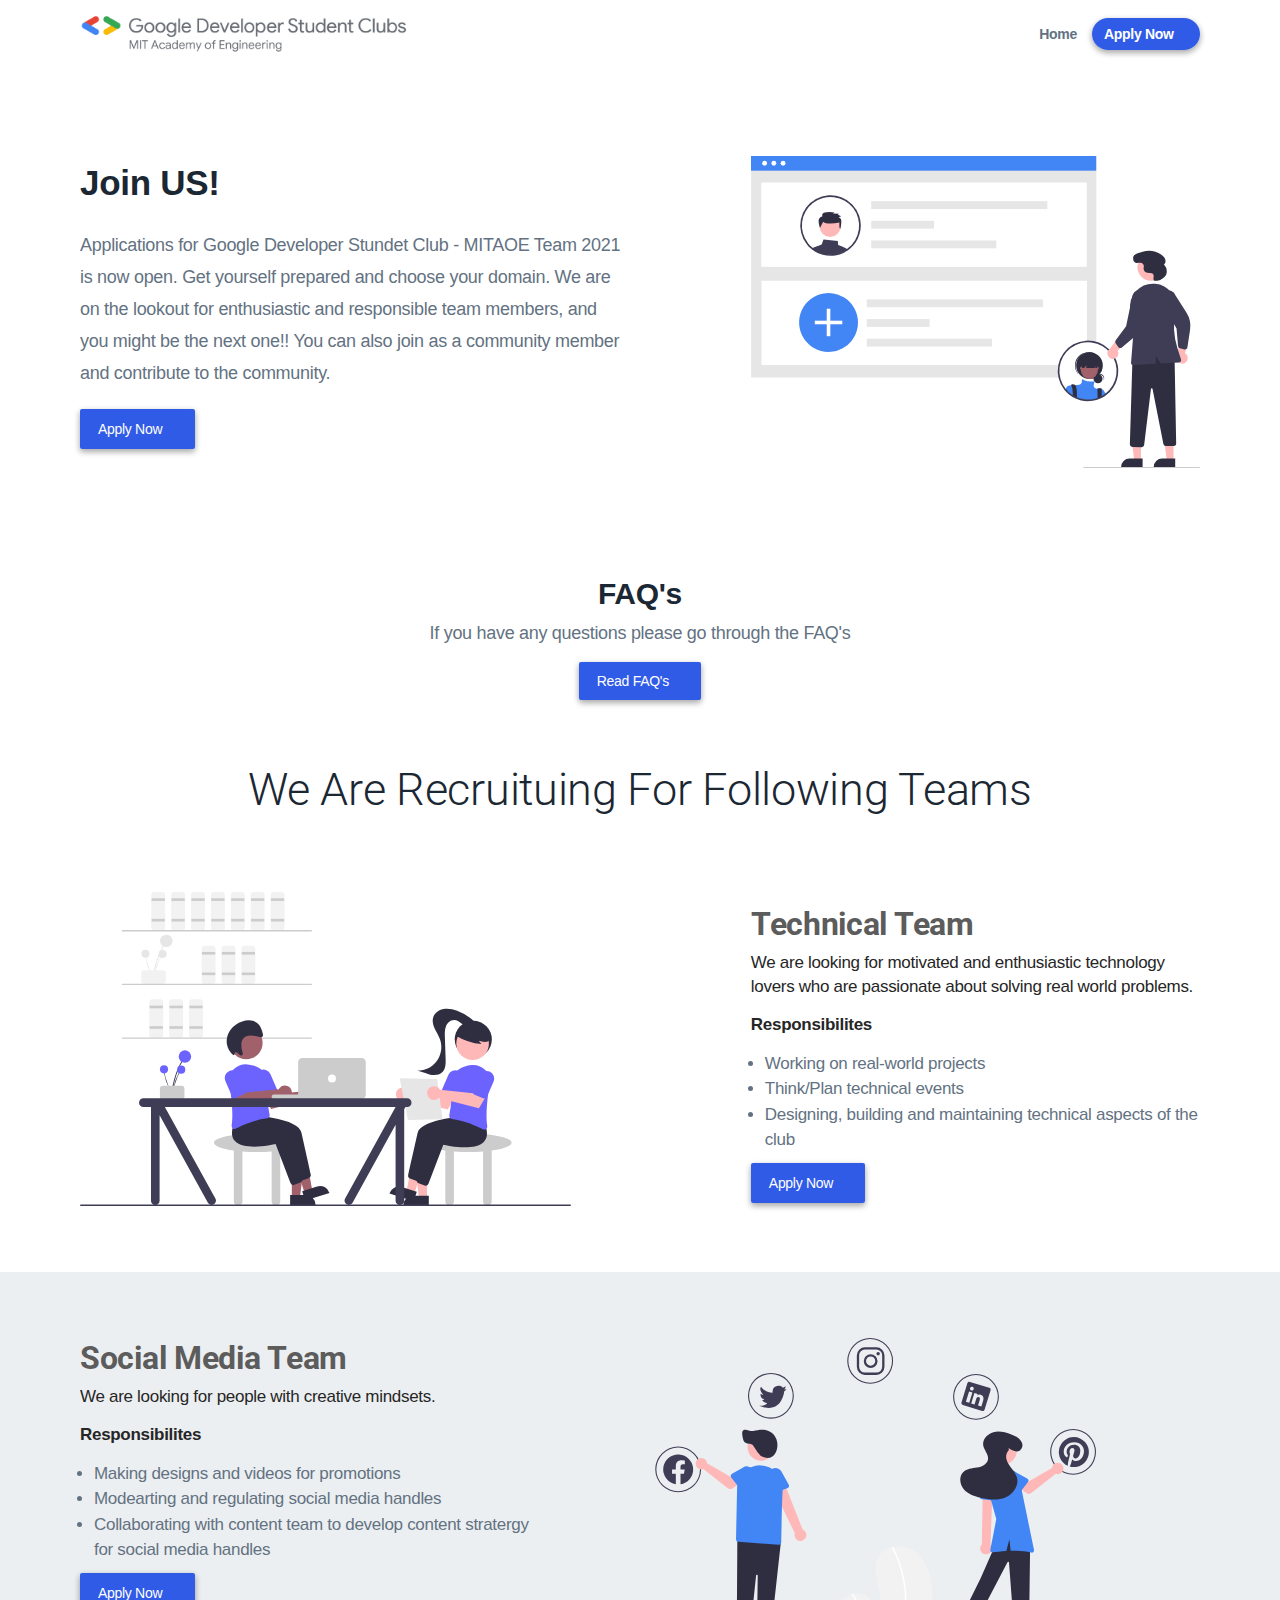
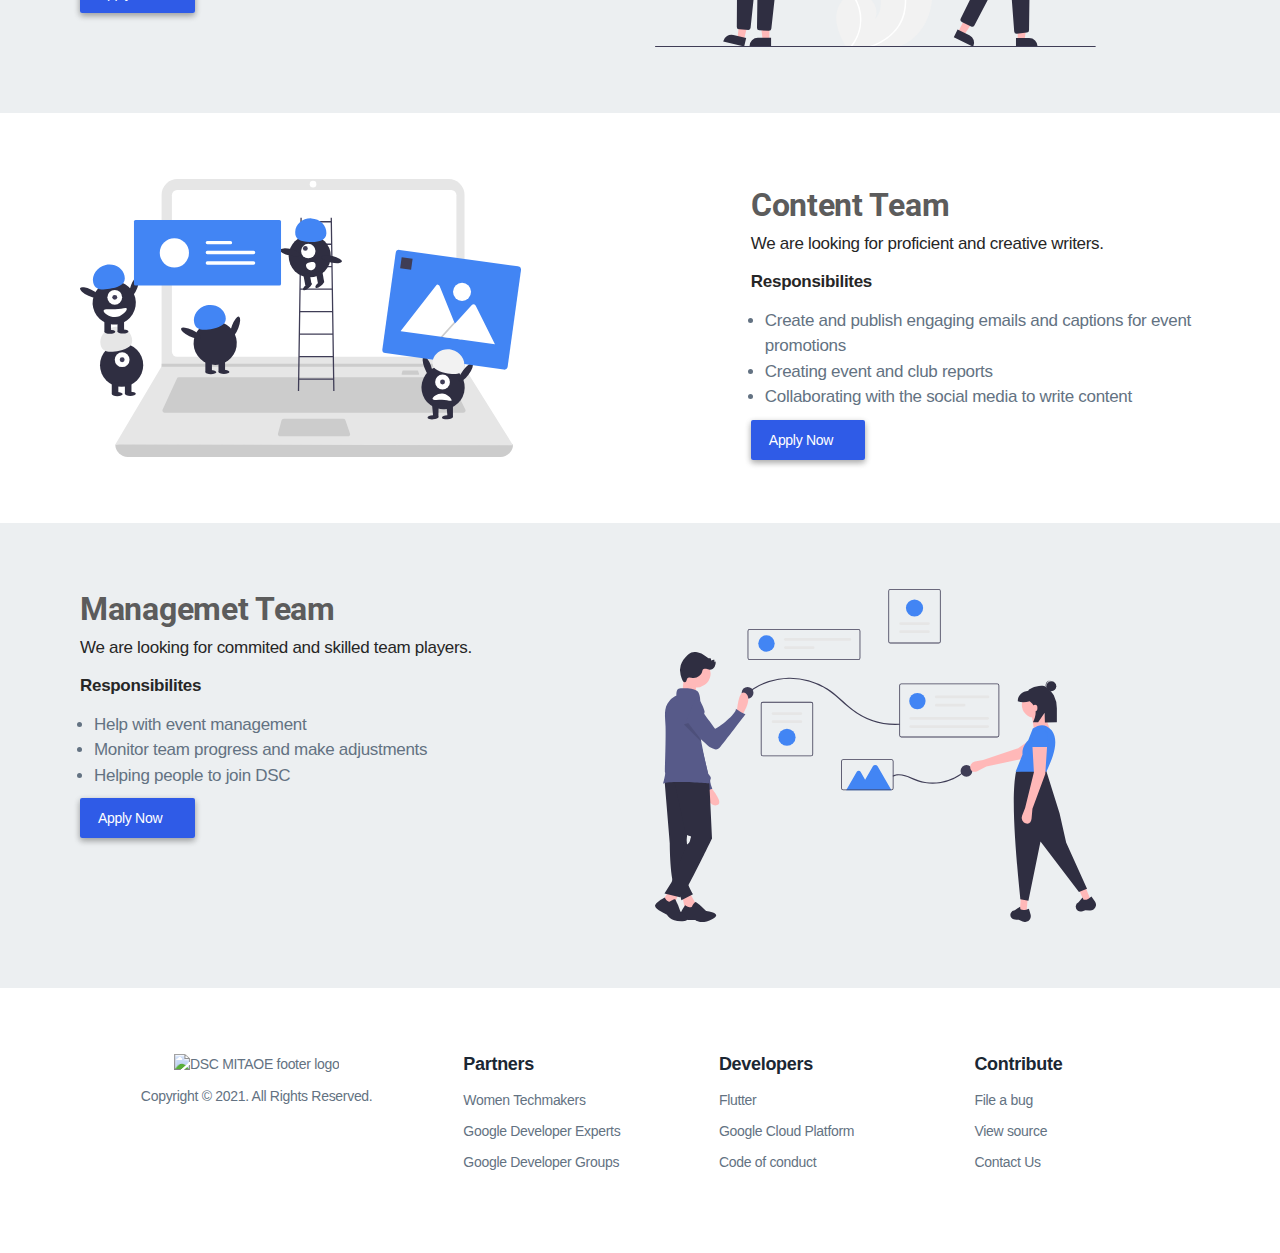
<file: apply.html>
<!DOCTYPE html>
<html lang="en">

<head>
    <meta charset="UTF-8">
    <meta http-equiv="X-UA-Compatible" content="ie=edge">
    <title>DSC - MITAOE</title>
    <meta name="viewport" content="width=device-width, initial-scale=1.0">
    <meta name="author" content="DSC MITAOE" />
    <meta name="description"
        content="Developer Student Clubs (DSC) is a Google Developers program for university students to learn mobile and web development skills.">
    <meta name="keywords" content="dsc, MITAOE, google developers, DSC MITAOE" />
    <link href="css/ionicons.min.css" rel="stylesheet">
    <link rel="manifest" href="manifest.json">
    <meta name="theme-color" content="#2F5BE7" />
    <link rel="apple-touch-icon" sizes="144x144" href="images/favicon/apple-touch-icon.png">
    <link rel="icon" type="image/png" sizes="32x32" href="images/favicon/favicon-32.png">
    <link rel="icon" type="image/png" sizes="16x16" href="images/favicon/favicon-16.png">
    <link rel="manifest" href="manifest.json" />
    <link rel="mask-icon" href="/images/safari-pinned-tab.svg" color="#00a300">
    <link rel="shortcut icon" href="/images/favicon.ico">
    <meta name="msapplication-TileColor" content="#2d89ef">
    <meta name="msapplication-config" content="/images/browserconfig.xml">
    <meta name="theme-color" content="#ffffff">
    <link rel="stylesheet" href="css/responsive.css">
    <link rel="stylesheet" href="css/owl.carousel.min.css">
    <link rel="stylesheet" href="css/bootstrap.min.css">
    <link rel="dns-prefetch" href="https://docs.google.com">
    <link href="https://fonts.googleapis.com/css?family=Noto+Sans|Roboto:300,400,500,700" rel="stylesheet">
    <link href='https://fonts.googleapis.com/css?family=Google+Sans:400,500,700|Material+Icons' rel='stylesheet'
        type='text/css'>
    <link rel="stylesheet" href="https://use.fontawesome.com/releases/v5.2.0/css/all.css"
        integrity="sha384-hWVjflwFxL6sNzntih27bfxkr27PmbbK/iSvJ+a4+0owXq79v+lsFkW54bOGbiDQ" crossorigin="anonymous">
    <link rel="stylesheet" href="css/styles.css">
    <link rel="stylesheet" href="css/responsive.css">



    


</head>
<style>
    .section-spacer{
        padding: 66px 0;
    }
    .hero{
        min-height: 480px;
    }
    .content-header p,.content-header ul{
        font-size: 17px;
    }
    .faq p{
        font-size: 18px;
    }
    @media screen and (max-width:768px) {
        .cbtn{
            text-align: center;
        }
       
        
    }
</style>
<body class="x-hidden has-sticky-header">
    <nav class="navbar navbar-expand-lg fixed-top custom-menu custom-menu__light">
        <div class="container">
            <a class="navbar-brand nav-logo" style="color: #606060" href="index.html">
                <img id="logo_img" data-src="images/DSC_MITAOE_Logo.png" height="40" class="nav-logo"
                    alt="DSC-MITAOE logo">
            </a>
            <button class="navbar-toggler" type="button" data-toggle="collapse" data-target="#navbarSupportedContent"
                aria-controls="navbarSupportedContent" aria-expanded="false" aria-label="Toggle navigation">
                <span class="menu-icon__circle">
                </span>
                <span class="menu-icon">
                    <span class="menu-icon__bar"></span>
                    <span class="menu-icon__bar"></span>
                    <span class="menu-icon__bar"></span>
                </span>
            </button>
            <div class="collapse navbar-collapse" id="navbarSupportedContent">
                <ul class="navbar-nav ml-lg-auto">
                    <li class="nav-item active">
                        <a class="nav-link" href="index.html">Home
                            <span class="sr-only">(current)</span>
                        </a>
                    </li>
                </ul>
                <div class="custom-menu__right">
                    <a href="https://form.typeform.com/to/XulqviGW?typeform-medium=embed-snippet" class="event-btn typeform-share"
                                target="_blank" rel="noreferrer" data-mode="popup" data-size="100">Apply Now &nbsp; &nbsp;<i
                                    class="fa fa-check-circle"></i></a>
                </div>
            </div>
        </div>
    </nav>

    <header id="hero" class="hero">
        <div class="container">
            <div class="row align-items-center">
                <div class="col-12 col-sm-6">
                    <div class="hero-content">
                        <div class="hero-title__group">
                            <div class="hero-title">
                                <h1 class="zuri"><br>Join US!<br>
                            </div>
                            <div class="Hero--Subtitle">
                                <p class="lead">Applications for Google Developer Stundet Club - MITAOE Team 2021 is now
                                    open. Get yourself prepared and choose your domain. We are on the lookout for
                                    enthusiastic and responsible team members, and you might be the next one!!
                                    You can also join as a community member and contribute to the community.
                                </p>
                            </div>
                        </div>
                            <a href="https://form.typeform.com/to/XulqviGW?typeform-medium=embed-snippet" class="hero-button typeform-share"
                                target="_blank" rel="noreferrer" data-mode="popup" data-size="100">Apply Now &nbsp; &nbsp;<i
                                    class="fa fa-check-circle"></i></a>
                    </div>
                </div>
                <div class="col-12 col-sm-5 ml-auto">
                    <div class="hero-figure">
                        <img src="images/assets/recruitment/hiring.svg" class="img-fluid w-100"
                            alt="Illustration of diversity in a developer community">
                    </div>
                </div>
            </div>
        </div>
    </header>

    <section class="faq text-center mt-20">
        <h2>FAQ's</h2>
        <p>If you have any questions please go through the FAQ's</p>
        <a href="faq.html" class="hero-button mt-1 d-inline-block"
                             rel="noreferrer">Read FAQ's &nbsp; &nbsp;<i
                                class="fa fa-question-circle"></i></a>
    </section>

    <section id="technologies" class="section-spacer">
        <div class="container">
            <header class="section-header text-center">
                <h2 class="section-title">We are recruituing for following teams</h2>
                <br>
            </header>
            <div class="row align-items-center">
                <div class="col-sm-6">
                    <div class="feature-list-image">
                        <img src="images/assets/recruitment/tech.svg" class="img-fluid" alt="Official android logo"
                            width="100%" height="50%">
                    </div>
                </div>
                <div class="col-sm-5 ml-auto">
                    <div class="feature-list-wrapper">
                        <div class="content-header">
                            <h2 class="content-title">Technical Team</h2>
                            <p>We are looking for motivated and enthusiastic technology lovers who are passionate about
                                solving real world problems.
                            </p>
                            <p><b>Responsibilites</b></p>
                            <ul class="pl-3">
                                <li>Working on real-world projects</li>
                                <li>Think/Plan technical events</li>
                                <li>Designing, building and maintaining technical aspects of the club</li>
                            </ul>
                        </div>
                        <div class="cbtn">
                            <a href="https://form.typeform.com/to/XulqviGW?typeform-medium=embed-snippet" class="hero-button typeform-share"
                                target="_blank" rel="noreferrer" data-mode="popup" data-size="100">Apply Now &nbsp; &nbsp;<i
                                    class="fa fa-check-circle"></i></a></div>
                    </div>
                </div>
            </div>
        </div>
    </section>
    <section class="section-spacer bg-very__gray">
        <div class="container">
            <div class="row flex-column-reverse flex-sm-row align-items-cengit ter">
                <div class="col-sm-5 mr-auto">
                    <div class="feature-list-wrapper">
                        <div class="content-header">
                            <h2 class="content-title">Social Media Team</h2>
                            <p>We are looking for people with creative mindsets.
                            </p>
                            <p><b>Responsibilites</b></p>
                            <ul class="pl-3">
                                <li>Making designs and videos for promotions</li>
                                <li>Modearting and regulating social media handles</li>
                                <li>Collaborating with content team to develop content stratergy for social media
                                    handles </li>
                            </ul>
                        </div>
                        <div class="cbtn">
                            <a href="https://form.typeform.com/to/XulqviGW?typeform-medium=embed-snippet" class="hero-button typeform-share"
                                target="_blank" rel="noreferrer" data-mode="popup" data-size="100">Apply Now &nbsp; &nbsp;<i
                                    class="fa fa-check-circle"></i></a></div>
                    </div>
                </div>
                <div class="col-sm-6">
                    <div class="feature-list-image">
                        <img src="images/assets/recruitment/social.svg" alt="Developer building a progressive web app"
                            class="img-fluid" height="60%" width="90%">
                    </div>
                </div>
            </div>
        </div>
    </section>
    <section id="hip" class="section-spacer">
        <div class="container">
            <div class="row align-items-center">
                <div class="col-sm-6">
                    <div class="feature-list-image">
                        <img src="images/assets/recruitment/content.svg" class="img-fluid"
                            alt="Illustration of data uploading to the cloud" width="90%">
                    </div>
                </div>
                <div class="col-sm-5 ml-auto">
                    <div class="feature-list-wrapper">
                        <div class="content-header">
                            <h2 class="content-title">Content Team</h2>
                            <p>We are looking for proficient and creative writers.
                            </p>
                            <p><b>Responsibilites</b></p>
                            <ul class="pl-3">
                                <li>Create and publish engaging emails and captions for event promotions</li>
                                <li>Creating event and club reports</li>
                                <li>Collaborating with the social media to write content</li>
                            </ul>
                        </div>
                        <div class="cbtn">
                            <a href="https://form.typeform.com/to/XulqviGW?typeform-medium=embed-snippet" class="hero-button typeform-share"
                                target="_blank" rel="noreferrer" data-mode="popup" data-size="100">Apply Now &nbsp; &nbsp;<i
                                    class="fa fa-check-circle"></i></a>
                    </div>
                </div>
            </div>
        </div>
    </section>

    <section class="section-spacer bg-very__gray">
        <div class="container">
            <div class="row flex-column-reverse flex-sm-row align-items-cengit ter">
                <div class="col-sm-5 mr-auto">
                    <div class="feature-list-wrapper">
                        <div class="content-header">
                            <h2 class="content-title">Managemet Team</h2>
                            <p>We are looking for commited and skilled team players.
                            </p>
                            <p><b>Responsibilites</b></p>
                            <ul class="pl-3">
                                <li>Help with event management</li>
                                <li>Monitor team progress and make adjustments</li>
                                <li>Helping people to join DSC</li>
                            </ul>
                        </div>
                        <div class="cbtn">
                            <a href="https://form.typeform.com/to/XulqviGW?typeform-medium=embed-snippet" class="hero-button typeform-share"
                                target="_blank" rel="noreferrer" data-mode="popup" data-size="100">Apply Now &nbsp; &nbsp;<i
                                    class="fa fa-check-circle"></i></a>
                        </div>
                    </div>
                </div>
                <div class="col-sm-6">
                    <div class="feature-list-image">
                        <img src="images/assets/recruitment/management.svg" class="img-fluid"
                            alt="Robotic illustration of how many different things it can do" height="60%" width="90%">
                    </div>
                </div>
            </div>
        </div>
    </section>

    
    <script> (function () { var qs, js, q, s, d = document, gi = d.getElementById, ce = d.createElement, gt = d.getElementsByTagName, id = "typef_orm_share", b = "https://embed.typeform.com/"; if (!gi.call(d, id)) { js = ce.call(d, "script"); js.id = id; js.src = b + "embed.js"; q = gt.call(d, "script")[0]; q.parentNode.insertBefore(js, q) } })()</script>









    <footer class="section-spacer footer-section">
        <div class="container">
            <div class="row flex-column-reverse flex-sm-row flex-lg-row">
                <div class="col-md-4 col-12 text-center">
                    <div class="footer-widget first-of-footer-widget">
                        <img data-src="images/DSC_MITAOE_Logo.png" class="logo-sm mb-10" alt="DSC MITAOE footer logo">
                        <p>Copyright &copy; 2021. All Rights Reserved.</p>
                        <ul class="social-list__inline mt-10">
                            <li>
                                <a href="https://twitter.com/DSCMitaoe" target="_blank" rel="noopener">
                                    <i class="fab fa-twitter"></i>
                                </a>
                            </li>
                            <li>
                                <a href="https://github.com/dscmitaoe" target="_blank" rel="noopener">
                                    <i class="fab fa-github"></i>
                                </a>
                            </li>
                            <li>
                                <a href="https://www.instagram.com/dscmitaoe/" target="_blank" rel="noopener">
                                    <i class="fab fa-instagram"></i>
                                </a>
                            </li>
                            <li>
                                <a href="https://linkedin.com/company/gdscmitaoe" target="_blank" rel="noopener">
                                    <i class="fab fa-linkedin"></i>
                                </a>
                            </li>
                            <li>
                                <a href="mailto:dsc@mitaoe.ac.in" class="far fa-envelope"></a>
                            </li>
                        </ul>
                    </div>
                </div>
                <div class="col-md-8 col-sm-10">
                    <div class="row">
                        <div class="col-md-4 col-6">
                            <div class="footer-widget">
                                <h4 class="footer-widget__title">Partners</h4>
                                <ul class="list-unstyled">
                                    <li>
                                        <a href="https://www.womentechmakers.com/" target="_blank"
                                            rel="noreferrer">Women Techmakers</a>
                                    </li>
                                    <li>
                                        <a href="https://developers.google.com/experts/" target="_blank"
                                            rel="noreferrer">Google Developer Experts</a>
                                    </li>
                                    <li>
                                        <a href="https://developers.google.com/programs/community/" target="_blank"
                                            rel="noreferrer">Google Developer Groups</a>
                                    </li>
                                </ul>
                            </div>
                        </div>
                        <div class="col-md-4 col-6">
                            <div class="footer-widget">
                                <h4 class="footer-widget__title">Developers</h4>
                                <ul>
                                    <li class="list-unstyled">
                                    <li>
                                        <a href="https://flutter.dev" target="_blank" rel="noreferrer">Flutter</a>
                                    </li>
                                    <li>
                                        <a href="https://console.cloud.google.com/" target="_blank"
                                            rel="noreferrer">Google Cloud Platform</a>
                                    </li>
                                    <li>
                                        <a href="https://developer.android.com/dev-summit/community-guidelines/"
                                            target="_blank" rel="noreferrer">Code of
                                            conduct</a>
                                    </li>
                                </ul>
                            </div>
                        </div>
                        <div class="col-md-4">
                            <div class="footer-widget">
                                <h4 class="footer-widget__title">Contribute</h4>
                                <ul class="list-unstyled">
                                    <li>
                                        <a href="https://github.com/dscmitaoe" target="_blank" rel="noreferrer">File a
                                            bug</a>
                                    </li>
                                    <li>
                                        <a href="https://github.com/dscmitaoe" target="_blank" rel="noreferrer">View
                                            source</a>
                                    </li>
                                    <li>
                                        <a href="mailto:dsc@dmitaoe.ac.in" target="_blank" rel="noreferrer">Contact
                                            Us</a>
                                    </li>
                                </ul>
                            </div>
                        </div>
                    </div>
                </div>
            </div>
        </div>
    </footer>


    <a href="#" id="scroll" style="display: none;"><i class="fas fa-angle-up"></i></a>
    <script>
        function imageIntersectionObserverCallback(imageEntries, observer) {
            imageEntries.forEach(imgEntry => {
                if (imgEntry.isIntersecting) {
                    imgEntry.target.setAttribute('src', imgEntry.target.dataset.src);
                    observer.unobserve(imgEntry.target);
                }
            })
        }
        const imageObserver = new IntersectionObserver(imageIntersectionObserverCallback, { rootMargin: '30px 0px' });
        imageObserver.POLL_INTERVAL = 200;
        imageObserver.USE_MUTATION_OBSERVER = false;
        document.querySelectorAll('img[data-src]').forEach(img => {
            imageObserver.observe(img);
        })
    </script>
    <script>
        function iframeObserverCallback(iframeEntries, observer) {
            iframeEntries.forEach(iframe => {
                if (iframe.isIntersecting && window.matchMedia('(min-width: 450px)').matches) {
                    iframe.target.setAttribute('src', iframe.target.dataset.urllink);
                    observer.unobserve(iframe.target);
                }
            })
        }

        const iframeObserver = new IntersectionObserver(iframeObserverCallback, { rootMargin: '30px 0px' });
        iframeObserver.POLL_INTERVAL = 200;
        iframeObserver.USE_MUTATION_OBSERVER = false;
        document.querySelectorAll('iframe[data-urllink]').forEach(img => {
            iframeObserver.observe(img);
        });

        if ('serviceWorker' in navigator) {
            window.addEventListener('load', function () {
                navigator.serviceWorker.register('service-worker.js')
                    .then(function () {
                        console.log("Service Worker Registered,");
                    });
            }
            );
        }
    </script>
    <script src="js/vendors/jquery.min.js"></script>
    <script src="js/vendors/bootstrap.bundle.min.js"></script>
    <script src="js/vendors/jquery.magnific-popup.min.js"></script>
    <script src="js/vendors/jquery.easing.min.js"></script>
    <script src="js/vendors/swiper.min.js"></script>
    <script src="js/vendors/owl.carousel.min.js"></script>
    <script src="js/custom.js"></script>
</body>

</html>
</file>
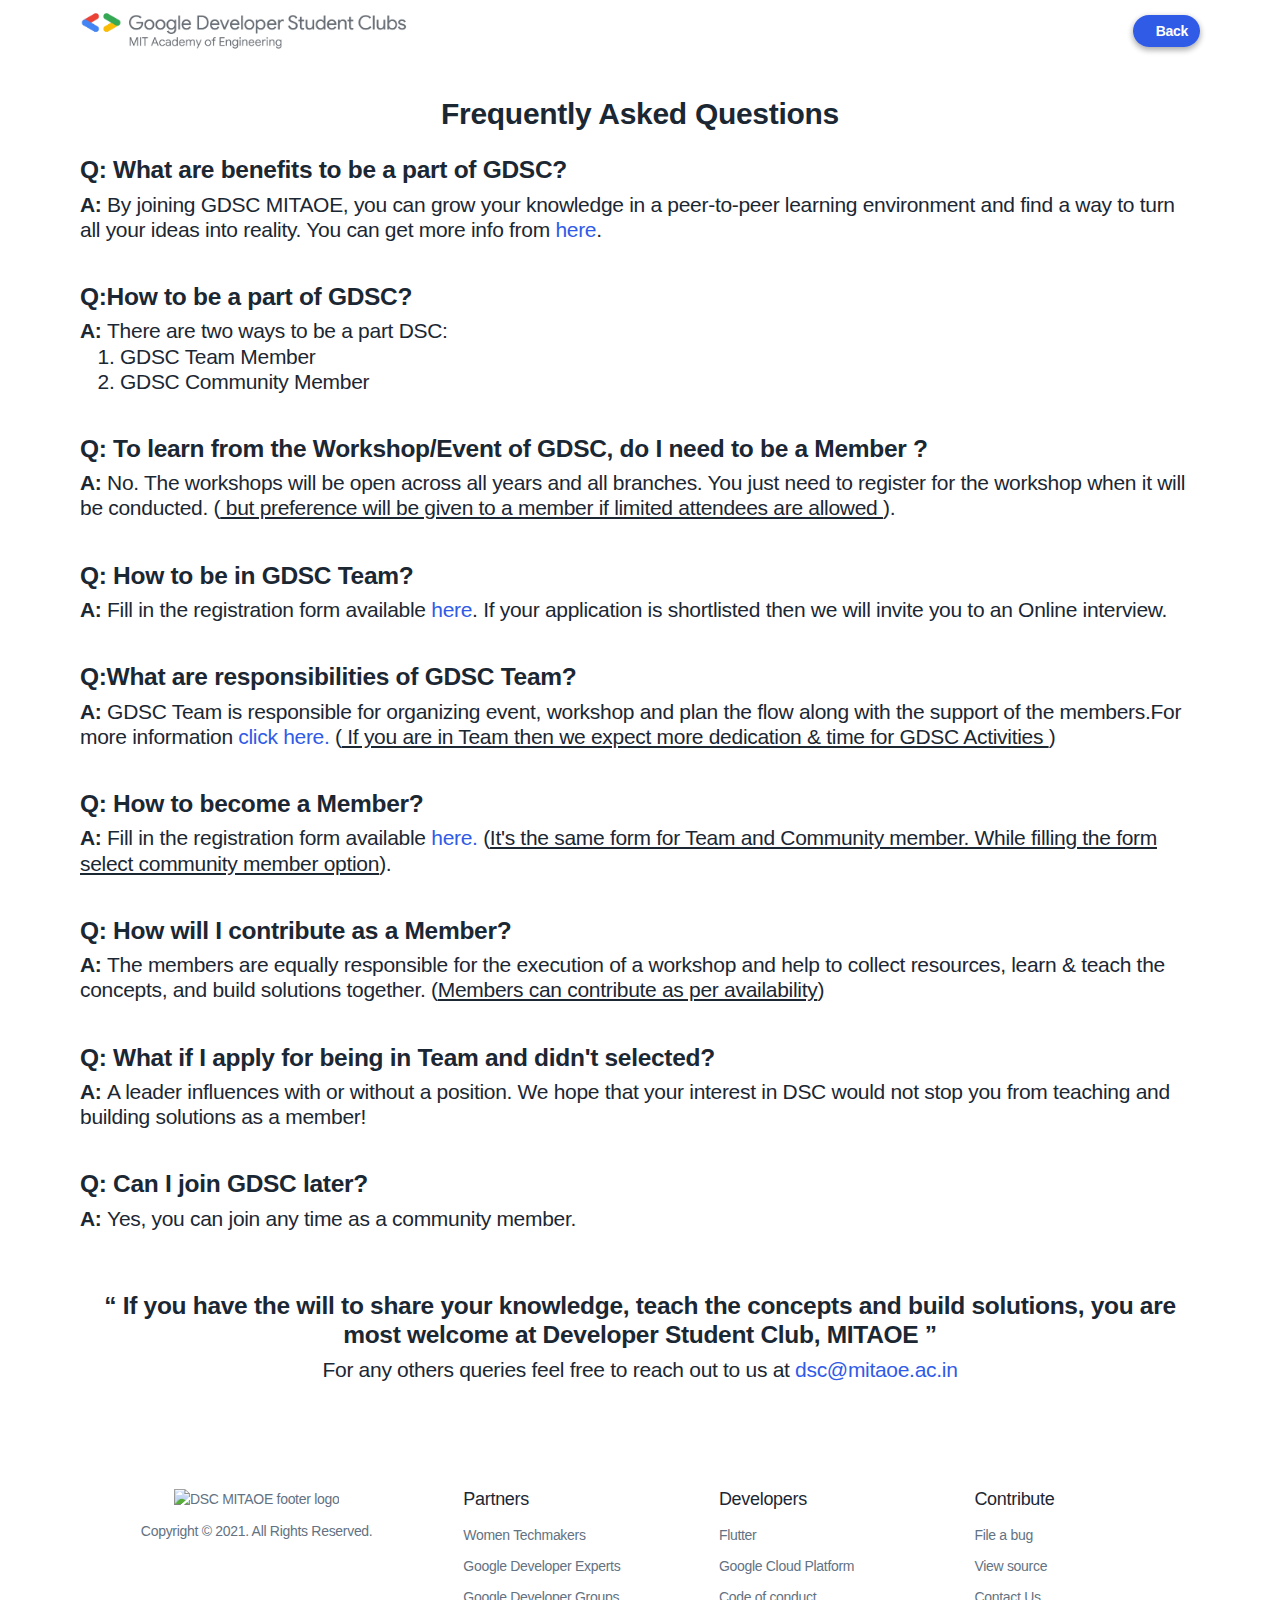
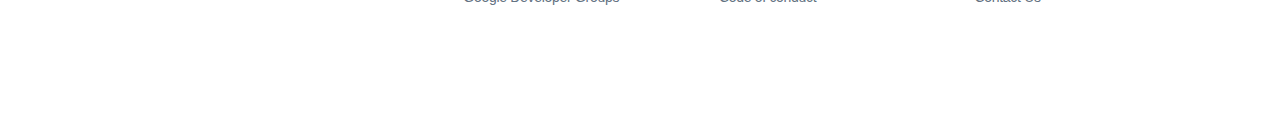
<file: faq.html>
<!DOCTYPE html>
<html lang="en">

<head>
    <meta charset="UTF-8">
    <meta http-equiv="X-UA-Compatible" content="ie=edge">
    <title>DSC - MITAOE</title>
    <meta name="viewport" content="width=device-width, initial-scale=1.0">
    <meta name="author" content="DSC MITAOE" />
    <meta name="description"
        content="Developer Student Clubs (DSC) is a Google Developers program for university students to learn mobile and web development skills.">
    <meta name="keywords" content="dsc, MITAOE, google developers, DSC MITAOE" />
    <link href="css/ionicons.min.css" rel="stylesheet">
    <link rel="manifest" href="manifest.json">
    <meta name="theme-color" content="#2F5BE7" />
    <link rel="apple-touch-icon" sizes="144x144" href="images/favicon/apple-touch-icon.png">
    <link rel="icon" type="image/png" sizes="32x32" href="images/favicon/favicon-32.png">
    <link rel="icon" type="image/png" sizes="16x16" href="images/favicon/favicon-16.png">
    <link rel="manifest" href="manifest.json" />
    <link rel="mask-icon" href="/images/safari-pinned-tab.svg" color="#00a300">
    <link rel="shortcut icon" href="/images/favicon.ico">
    <meta name="msapplication-TileColor" content="#2d89ef">
    <meta name="msapplication-config" content="/images/browserconfig.xml">
    <meta name="theme-color" content="#ffffff">
    <link rel="stylesheet" href="css/responsive.css">
    <link rel="stylesheet" href="css/owl.carousel.min.css">
    <link rel="stylesheet" href="css/bootstrap.min.css">
    <link rel="dns-prefetch" href="https://docs.google.com">
    <link href="https://fonts.googleapis.com/css?family=Noto+Sans|Roboto:300,400,500,700" rel="stylesheet">
    <link href='https://fonts.googleapis.com/css?family=Google+Sans:400,500,700|Material+Icons' rel='stylesheet'
        type='text/css'>
    <link rel="stylesheet" href="https://use.fontawesome.com/releases/v5.2.0/css/all.css"
        integrity="sha384-hWVjflwFxL6sNzntih27bfxkr27PmbbK/iSvJ+a4+0owXq79v+lsFkW54bOGbiDQ" crossorigin="anonymous">
    <link rel="stylesheet" href="css/styles.css">
    <link rel="stylesheet" href="css/responsive.css">






</head>
<style>
    h4 {
        font-weight: normal;
    }
    a:hover{
        color: rgb(33, 18, 241);
    }
</style>

<body class="x-hidden has-sticky-header">
    <nav class="navbar navbar-expand-lg fixed-top custom-menu custom-menu__light">
        <div class="container">
            <a class="navbar-brand nav-logo" style="color: #606060" href="index.html">
                <img id="logo_img" data-src="images/DSC_MITAOE_Logo.png" height="40" class="nav-logo"
                    alt="DSC-MITAOE logo">
            </a>
            <button class="navbar-toggler" type="button" data-toggle="collapse" data-target="#navbarSupportedContent"
                aria-controls="navbarSupportedContent" aria-expanded="false" aria-label="Toggle navigation">
                <span class="menu-icon__circle">
                </span>
                <span class="menu-icon">
                    <span class="menu-icon__bar"></span>
                    <span class="menu-icon__bar"></span>
                    <span class="menu-icon__bar"></span>
                </span>
            </button>
            <div class="collapse navbar-collapse" id="navbarSupportedContent">
                <ul class="navbar-nav ml-lg-auto">
                    <li class="nav-item active">

                    </li>
                </ul>
                <div class="custom-menu__right">
                    <a href="apply.html" class="event-btn typeform-share" rel="noreferrer" data-mode="popup"
                        data-size="100"><i class="fa fa-arrow-alt-circle-left"></i>&nbsp; &nbsp;Back</a>
                </div>
            </div>
        </div>
    </nav>

    <header>
        <div class="container">
            <h2 class="text-center mt-20 mb-20">Frequently Asked Questions</h2>

            <h3>Q: What are benefits to be a part of GDSC?</h3>
            <h4 class="mb-40"><b>A:</b>&nbsp;By joining GDSC MITAOE, you can grow your knowledge in a peer-to-peer
                learning environment and find a way to turn all your ideas into reality.
                You can get more info from <a href="index.html">here</a>.</h4>

            <h3>Q:How to be a part of GDSC?</h3>
            <h4 class="mb-40"><b>A:</b>&nbsp;There are two ways to be a part DSC:
                <ol>
                    <li>GDSC Team Member</li>
                    <li>GDSC Community Member</li>
                </ol>
            </h4>

            <h3>Q: To learn from the Workshop/Event of GDSC, do I need to be a Member ?</h3>
            <h4 class="mb-40"><b>A:</b>&nbsp;No. The workshops will be open across all years and all branches. You
                just need to register for the workshop when it will be conducted.

                (<u>
                    but preference will be given to a member if limited attendees
                    are allowed
                </u>).
            </h4>

            <h3>Q: How to be in GDSC Team?</h3>
            <h4 class="mb-40"><b>A:</b>&nbsp;Fill in the registration form available <a href="apply.html">here</a>.
                If your application is shortlisted then we will invite you to an Online
                interview.</h4>

            <h3>Q:What are responsibilities of GDSC Team?</h3>
            <h4 class="mb-40"><b>A:</b>&nbsp;GDSC Team is responsible for organizing event, workshop and plan the flow
                along with the support of the members.For more information <a href="apply.html#technologies">click
                    here.</a>
                (<u>
                    If you are in Team then we expect more dedication & time for GDSC
                    Activities
                </u>)</h4>

            <h3>Q: How to become a Member?</h3>
            <h4 class="mb-40"><b>A:</b>&nbsp;Fill in the registration form available <a href="index.html">here.
                </a>(<u>It's the same form for Team and
                    Community member. While filling the form select community member option</u>).</h4>

            <h3>Q: How will I contribute as a Member?</h3>
            <h4 class="mb-40"><b>A:</b>&nbsp;The members are equally responsible for the execution of a workshop
                and help to collect resources, learn & teach the concepts, and build
                solutions together.
                (<u>Members can contribute as per availability</u>)</h4>

            <h3>Q: What if I apply for being in Team and didn't selected?</h3>
            <h4 class="mb-40"><b>A:</b>&nbsp;A leader influences with or without a position. We hope that your
                interest in DSC would not stop you from teaching and building solutions
                as a member!</h4>

            <h3>Q: Can I join GDSC later?</h3>
            <h4 class="mb-60"><b>A:</b>&nbsp;Yes, you can join any time as a community member.</h4>
            <h3 class="text-center
            ">“ If you have the will to share your knowledge,
            teach the concepts and build solutions, you are most
            welcome at Developer Student Club, MITAOE ”</h3>

            <h4 class="text-center">For any others queries feel free to reach out to us at <a href="mailto:dsc@mitaoe.ac.in">dsc@mitaoe.ac.in</a></h4>
        </div>

       
    </header>











    <footer class="section-spacer footer-section">
        <div class="container">
            <div class="row flex-column-reverse flex-sm-row flex-lg-row">
                <div class="col-md-4 col-12 text-center">
                    <div class="footer-widget first-of-footer-widget">
                        <img data-src="images/DSC_MITAOE_Logo.png" class="logo-sm mb-10" alt="DSC MITAOE footer logo">
                        <p>Copyright &copy; 2021. All Rights Reserved.</p>
                        <ul class="social-list__inline mt-10">
                            <li>
                                <a href="https://twitter.com/DSCMitaoe" target="_blank" rel="noopener">
                                    <i class="fab fa-twitter"></i>
                                </a>
                            </li>
                            <li>
                                <a href="https://github.com/dscmitaoe" target="_blank" rel="noopener">
                                    <i class="fab fa-github"></i>
                                </a>
                            </li>
                            <li>
                                <a href="https://www.instagram.com/dscmitaoe/" target="_blank" rel="noopener">
                                    <i class="fab fa-instagram"></i>
                                </a>
                            </li>
                            <li>
                                <a href="https://linkedin.com/company/gdscmitaoe" target="_blank" rel="noopener">
                                    <i class="fab fa-linkedin"></i>
                                </a>
                            </li>
                            <li>
                                <a href="mailto:dsc@mitaoe.ac.in" class="far fa-envelope"></a>
                            </li>
                        </ul>
                    </div>
                </div>
                <div class="col-md-8 col-sm-10">
                    <div class="row">
                        <div class="col-md-4 col-6">
                            <div class="footer-widget">
                                <h4 class="footer-widget__title">Partners</h4>
                                <ul class="list-unstyled">
                                    <li>
                                        <a href="https://www.womentechmakers.com/" target="_blank"
                                            rel="noreferrer">Women Techmakers</a>
                                    </li>
                                    <li>
                                        <a href="https://developers.google.com/experts/" target="_blank"
                                            rel="noreferrer">Google Developer Experts</a>
                                    </li>
                                    <li>
                                        <a href="https://developers.google.com/programs/community/" target="_blank"
                                            rel="noreferrer">Google Developer Groups</a>
                                    </li>
                                </ul>
                            </div>
                        </div>
                        <div class="col-md-4 col-6">
                            <div class="footer-widget">
                                <h4 class="footer-widget__title">Developers</h4>
                                <ul>
                                    <li class="list-unstyled">
                                    <li>
                                        <a href="https://flutter.dev" target="_blank" rel="noreferrer">Flutter</a>
                                    </li>
                                    <li>
                                        <a href="https://console.cloud.google.com/" target="_blank"
                                            rel="noreferrer">Google Cloud Platform</a>
                                    </li>
                                    <li>
                                        <a href="https://developer.android.com/dev-summit/community-guidelines/"
                                            target="_blank" rel="noreferrer">Code of
                                            conduct</a>
                                    </li>
                                </ul>
                            </div>
                        </div>
                        <div class="col-md-4">
                            <div class="footer-widget">
                                <h4 class="footer-widget__title">Contribute</h4>
                                <ul class="list-unstyled">
                                    <li>
                                        <a href="https://github.com/dscmitaoe" target="_blank" rel="noreferrer">File a
                                            bug</a>
                                    </li>
                                    <li>
                                        <a href="https://github.com/dscmitaoe" target="_blank" rel="noreferrer">View
                                            source</a>
                                    </li>
                                    <li>
                                        <a href="mailto:dsc@dmitaoe.ac.in" target="_blank" rel="noreferrer">Contact
                                            Us</a>
                                    </li>
                                </ul>
                            </div>
                        </div>
                    </div>
                </div>
            </div>
        </div>
    </footer>


    <a href="#" id="scroll" style="display: none;"><i class="fas fa-angle-up"></i></a>
    <script>
        function imageIntersectionObserverCallback(imageEntries, observer) {
            imageEntries.forEach(imgEntry => {
                if (imgEntry.isIntersecting) {
                    imgEntry.target.setAttribute('src', imgEntry.target.dataset.src);
                    observer.unobserve(imgEntry.target);
                }
            })
        }
        const imageObserver = new IntersectionObserver(imageIntersectionObserverCallback, { rootMargin: '30px 0px' });
        imageObserver.POLL_INTERVAL = 200;
        imageObserver.USE_MUTATION_OBSERVER = false;
        document.querySelectorAll('img[data-src]').forEach(img => {
            imageObserver.observe(img);
        })
    </script>
    <script>
        function iframeObserverCallback(iframeEntries, observer) {
            iframeEntries.forEach(iframe => {
                if (iframe.isIntersecting && window.matchMedia('(min-width: 450px)').matches) {
                    iframe.target.setAttribute('src', iframe.target.dataset.urllink);
                    observer.unobserve(iframe.target);
                }
            })
        }

        const iframeObserver = new IntersectionObserver(iframeObserverCallback, { rootMargin: '30px 0px' });
        iframeObserver.POLL_INTERVAL = 200;
        iframeObserver.USE_MUTATION_OBSERVER = false;
        document.querySelectorAll('iframe[data-urllink]').forEach(img => {
            iframeObserver.observe(img);
        });

        if ('serviceWorker' in navigator) {
            window.addEventListener('load', function () {
                navigator.serviceWorker.register('service-worker.js')
                    .then(function () {
                        console.log("Service Worker Registered,");
                    });
            }
            );
        }
    </script>
    <script src="js/vendors/jquery.min.js"></script>
    <script src="js/vendors/bootstrap.bundle.min.js"></script>
    <script src="js/vendors/jquery.magnific-popup.min.js"></script>
    <script src="js/vendors/jquery.easing.min.js"></script>
    <script src="js/vendors/swiper.min.js"></script>
    <script src="js/vendors/owl.carousel.min.js"></script>
    <script src="js/custom.js"></script>
</body>

</html>
</file>
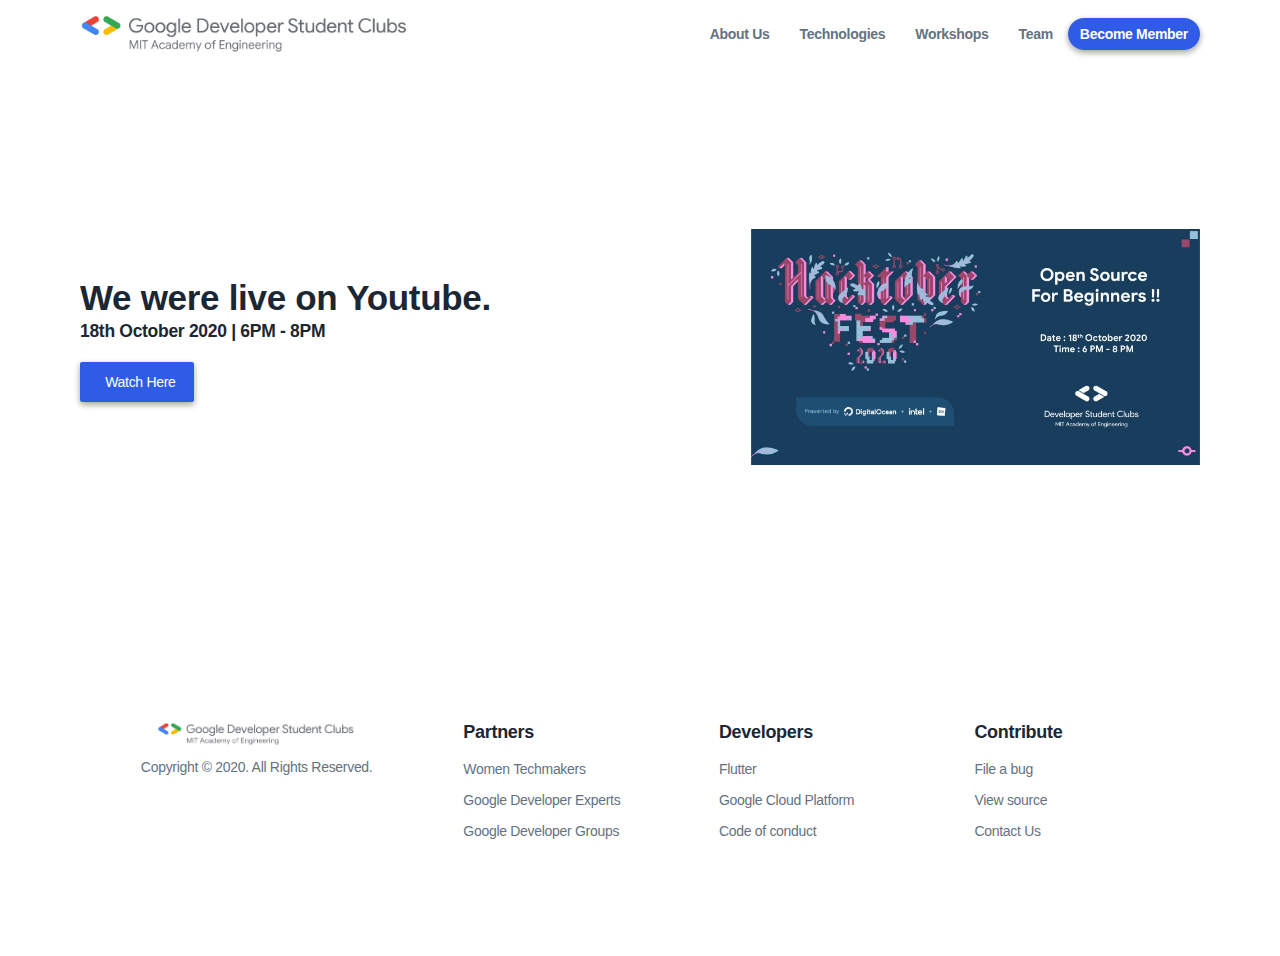
<file: Hacktoberfest.html>
<!DOCTYPE html>
<html lang="en">
<head>
    <meta charset="UTF-8">
    <meta http-equiv="X-UA-Compatible" content="ie=edge">
    <title>DSC - MITAOE</title>
    <meta name="viewport" content="width=device-width, initial-scale=1.0">
    <meta name="author" content="DSC MITAOE"/>
    <meta name="description"
          content="Developer Student Clubs (DSC) is a Google Developers program for university students to learn mobile and web development skills.">
    <meta name="keywords"
          content="dsc, MITAOE, google developers, DSC MITAOE"/>
    <link href="css/ionicons.min.css" rel="stylesheet">
    <link rel="manifest" href="manifest.json">
    <meta name="theme-color" content="#2F5BE7"/>
    <link rel="apple-touch-icon" sizes="144x144" href="/images/apple-touch-icon.png">
    <link rel="icon" type="image/png" sizes="32x32" href="/images/favicon-32x32.png">
    <link rel="icon" type="image/png" sizes="16x16" href="/images/favicon-16x16.png">
    <link rel="manifest" href="manifest.json"/>
    <link rel="mask-icon" href="/images/safari-pinned-tab.svg" color="#00a300">
    <link rel="shortcut icon" href="/images/favicon.ico">
    <meta name="msapplication-TileColor" content="#2d89ef">
    <meta name="msapplication-config" content="/images/browserconfig.xml">
    <meta name="theme-color" content="#ffffff">
    <link rel="stylesheet" href="css/responsive.css">
    <link rel="stylesheet" href="css/owl.carousel.min.css">
    <link rel="stylesheet" href="css/bootstrap.min.css">
    <link rel="dns-prefetch" href="https://docs.google.com">
    <link href="https://fonts.googleapis.com/css?family=Noto+Sans|Roboto:300,400,500,700" rel="stylesheet">
    <link href='https://fonts.googleapis.com/css?family=Google+Sans:400,500,700|Material+Icons' rel='stylesheet' type='text/css'>
    <link rel="stylesheet" href="https://use.fontawesome.com/releases/v5.2.0/css/all.css" integrity="sha384-hWVjflwFxL6sNzntih27bfxkr27PmbbK/iSvJ+a4+0owXq79v+lsFkW54bOGbiDQ" crossorigin="anonymous">
    <link rel="stylesheet" href="css/styles.css">
    <link rel="stylesheet" href="css/responsive.css">


    
<!--ChatBot-->
<script async>(function(w, d) { w.CollectId = "5e8cd6607a347f20caa8775f"; var h = d.head || d.getElementsByTagName("head")[0]; var s = d.createElement("script"); s.setAttribute("type", "text/javascript"); s.setAttribute("src", "https://collectcdn.com/launcher.js"); h.appendChild(s); })(window, document);</script>


</head>

<body class="x-hidden has-sticky-header">
<nav class="navbar navbar-expand-lg fixed-top custom-menu custom-menu__light">
    <div class="container">
        <a class="navbar-brand nav-logo" style="color: #606060" href="index.html">
            <img id="logo_img" data-src="images/DSC_MITAOE_Logo.png" height="40" class ="nav-logo" alt="DSC-MITAOE logo">
        </a>
        <button class="navbar-toggler" type="button" data-toggle="collapse" data-target="#navbarSupportedContent"
                aria-controls="navbarSupportedContent"
                aria-expanded="false" aria-label="Toggle navigation">
        <span class="menu-icon__circle">
        </span>
            <span class="menu-icon">
          <span class="menu-icon__bar"></span>
          <span class="menu-icon__bar"></span>
          <span class="menu-icon__bar"></span>
        </span>
        </button>
        <div class="collapse navbar-collapse" id="navbarSupportedContent">
            <ul class="navbar-nav ml-lg-auto">
                <li class="nav-item active">
                    <a class="nav-link" href="#overview">About us
                        <span class="sr-only">(current)</span>
                    </a>
                </li>
                <li class="nav-item"><a href="#technologies" class="nav-link">Technologies</a></li>
                <li class="nav-item"><a href="#workshops" class="nav-link">Workshops</a></li>
                <li class="nav-item"><a href="#team" class="nav-link">Team</a></li>
            </ul>
            <div class="custom-menu__right">
                <a href="https://dsc.community.dev/mit-academy-of-engineering/" class="event-btn" rel="noreferrer" target="_blank">Become Member</a>
            </div>
        </div>
    </div>
</nav>

<header id="hero" class="hero">
    <div class="container">
        <div class="row align-items-center">
            <div class="col-12 col-sm-6">
                <div class="hero-content">
                    <div class="hero-title__group">
                        <div class="hero-title">
                            <h1 class="zuri"><br>We were live on Youtube.</h1>
                            <h5>18th October 2020 | 6PM - 8PM </h5>
                        </div>

                    </div>
                    <a href="https://www.youtube.com/channel/UCEcb0ltmnahAfgHt2FYi_Jw" class="hero-button" target="_blank" rel="noopener"><i class="fab fa-youtube"></i> &nbsp; Watch Here</a>
                </div>
            </div>
            <div class="col-12 col-sm-5 ml-auto" >
                <div class="hero-figure">
                    <a href="https://www.youtube.com/channel/UCEcb0ltmnahAfgHt2FYi_Jw" target="_blank">
                        
                        <img data-src="images/assets/events/Hacktoberfest.png" class="img-fluid w-100"
                        alt="Illustration of diversity in a developer community">
                    </a>
                    

                </div>
            </div>
        </div>
    </div>
</header>

<footer class="section-spacer footer-section">
    <div class="container">
        <div class="row flex-column-reverse flex-sm-row flex-lg-row">
            <div class="col-md-4 col-12 text-center">
                <div class="footer-widget first-of-footer-widget">
                    <img data-src="images/DSC_MITAOE_Logo.png" class="logo-sm mb-10" alt="DSC MITAOE footer logo">
                    <p>Copyright &copy; 2020. All Rights Reserved.</p>
                    <ul class="social-list__inline mt-10">
                        <li>
                            <a href="https://twitter.com/DSCMitaoe" target="_blank" rel="noopener">
                                <i class="fab fa-twitter"></i>
                            </a>
                        </li>
                        <li>
                            <a href="https://github.com/dscmitaoe" target="_blank" rel="noopener">
                                <i class="fab fa-github"></i>
                            </a>
                        </li>
                        <li>
                            <a href="https://www.instagram.com/dscmitaoe/"target="_blank" rel="noopener">
                                <i class="fab fa-instagram"></i>
                            </a>
                        </li>
                        <li>
                            <a href="mailto:dsc@mitaoe.ac.in" class="far fa-envelope"></a>
                        </li>
                    </ul>
                </div>
            </div>
            <div class="col-md-8 col-sm-10">
                <div class="row">
                    <div class="col-md-4 col-6">
                        <div class="footer-widget">
                            <h4 class="footer-widget__title">Partners</h4>
                            <ul class="list-unstyled">
                                <li>
                                    <a href="https://www.womentechmakers.com/" target="_blank" rel="noreferrer">Women Techmakers</a>
                                </li>
                                <li>
                                    <a href="https://developers.google.com/experts/" target="_blank" rel="noreferrer">Google Developer Experts</a>
                                </li>
                                <li>
                                    <a href="https://developers.google.com/programs/community/" target="_blank" rel="noreferrer">Google Developer Groups</a>
                                </li>
                            </ul>
                        </div>
                    </div>
                    <div class="col-md-4 col-6">
                        <div class="footer-widget">
                            <h4 class="footer-widget__title">Developers</h4>
                            <ul>
                                <li class="list-unstyled">
                                <li>
                                    <a href="https://flutter.dev" target="_blank" rel="noreferrer">Flutter</a>
                                </li>
                                <li>
                                    <a href="https://console.cloud.google.com/" target="_blank" rel="noreferrer">Google Cloud Platform</a>
                                </li>
                                <li>
                                    <a href="https://developer.android.com/dev-summit/community-guidelines/" target="_blank" rel="noreferrer">Code of
                                        conduct</a>
                                </li>
                            </ul>
                        </div>
                    </div>
                    <div class="col-md-4">
                        <div class="footer-widget">
                            <h4 class="footer-widget__title">Contribute</h4>
                            <ul class="list-unstyled">
                                <li>
                                    <a href="https://github.com/dscmitaoe" target="_blank" rel="noreferrer">File a bug</a>
                                </li>
                                <li>
                                    <a href="https://github.com/dscmitaoe" target="_blank" rel="noreferrer">View source</a>
                                </li>
                                <li>
                                    <a href="mailto:dsc@dmitaoe.ac.in" target="_blank" rel="noreferrer">Contact Us</a>
                                </li>
                            </ul>
                        </div>
                    </div>
                </div>
            </div>
        </div>
    </div>
</footer>


<a href="#" id="scroll" style="display: none;"><i class="fas fa-angle-up"></i></a>
<script>
    function imageIntersectionObserverCallback(imageEntries, observer) {
        imageEntries.forEach(imgEntry => {
            if (imgEntry.isIntersecting) {
                imgEntry.target.setAttribute('src', imgEntry.target.dataset.src);
                observer.unobserve(imgEntry.target);
            }
        })
    }
    const imageObserver = new IntersectionObserver(imageIntersectionObserverCallback, { rootMargin: '30px 0px' });
    imageObserver.POLL_INTERVAL = 200;
    imageObserver.USE_MUTATION_OBSERVER = false;
    document.querySelectorAll('img[data-src]').forEach(img => {
        imageObserver.observe(img);
    })
</script>
<script>
    function iframeObserverCallback(iframeEntries, observer) {
        iframeEntries.forEach(iframe => {
            if (iframe.isIntersecting && window.matchMedia('(min-width: 450px)').matches) {
                iframe.target.setAttribute('src', iframe.target.dataset.urllink);
                observer.unobserve(iframe.target);
            }
        })
    }

    const iframeObserver = new IntersectionObserver(iframeObserverCallback, { rootMargin: '30px 0px' });
    iframeObserver.POLL_INTERVAL = 200;
    iframeObserver.USE_MUTATION_OBSERVER = false;
    document.querySelectorAll('iframe[data-urllink]').forEach(img => {
        iframeObserver.observe(img);
    });

    if ('serviceWorker' in navigator) {
        window.addEventListener('load', function () {
                navigator.serviceWorker.register('service-worker.js')
                    .then(function () {
                        console.log("Service Worker Registered,");
                    });
            }
        );
    }
</script>
<script src="js/vendors/jquery.min.js"></script>
<script src="js/vendors/bootstrap.bundle.min.js"></script>
<script src="js/vendors/jquery.magnific-popup.min.js"></script>
<script src="js/vendors/jquery.easing.min.js"></script>
<script src="js/vendors/swiper.min.js"></script>
<script src="js/vendors/owl.carousel.min.js"></script>
<script src="js/custom.js"></script>
</body>
</html>
</file>
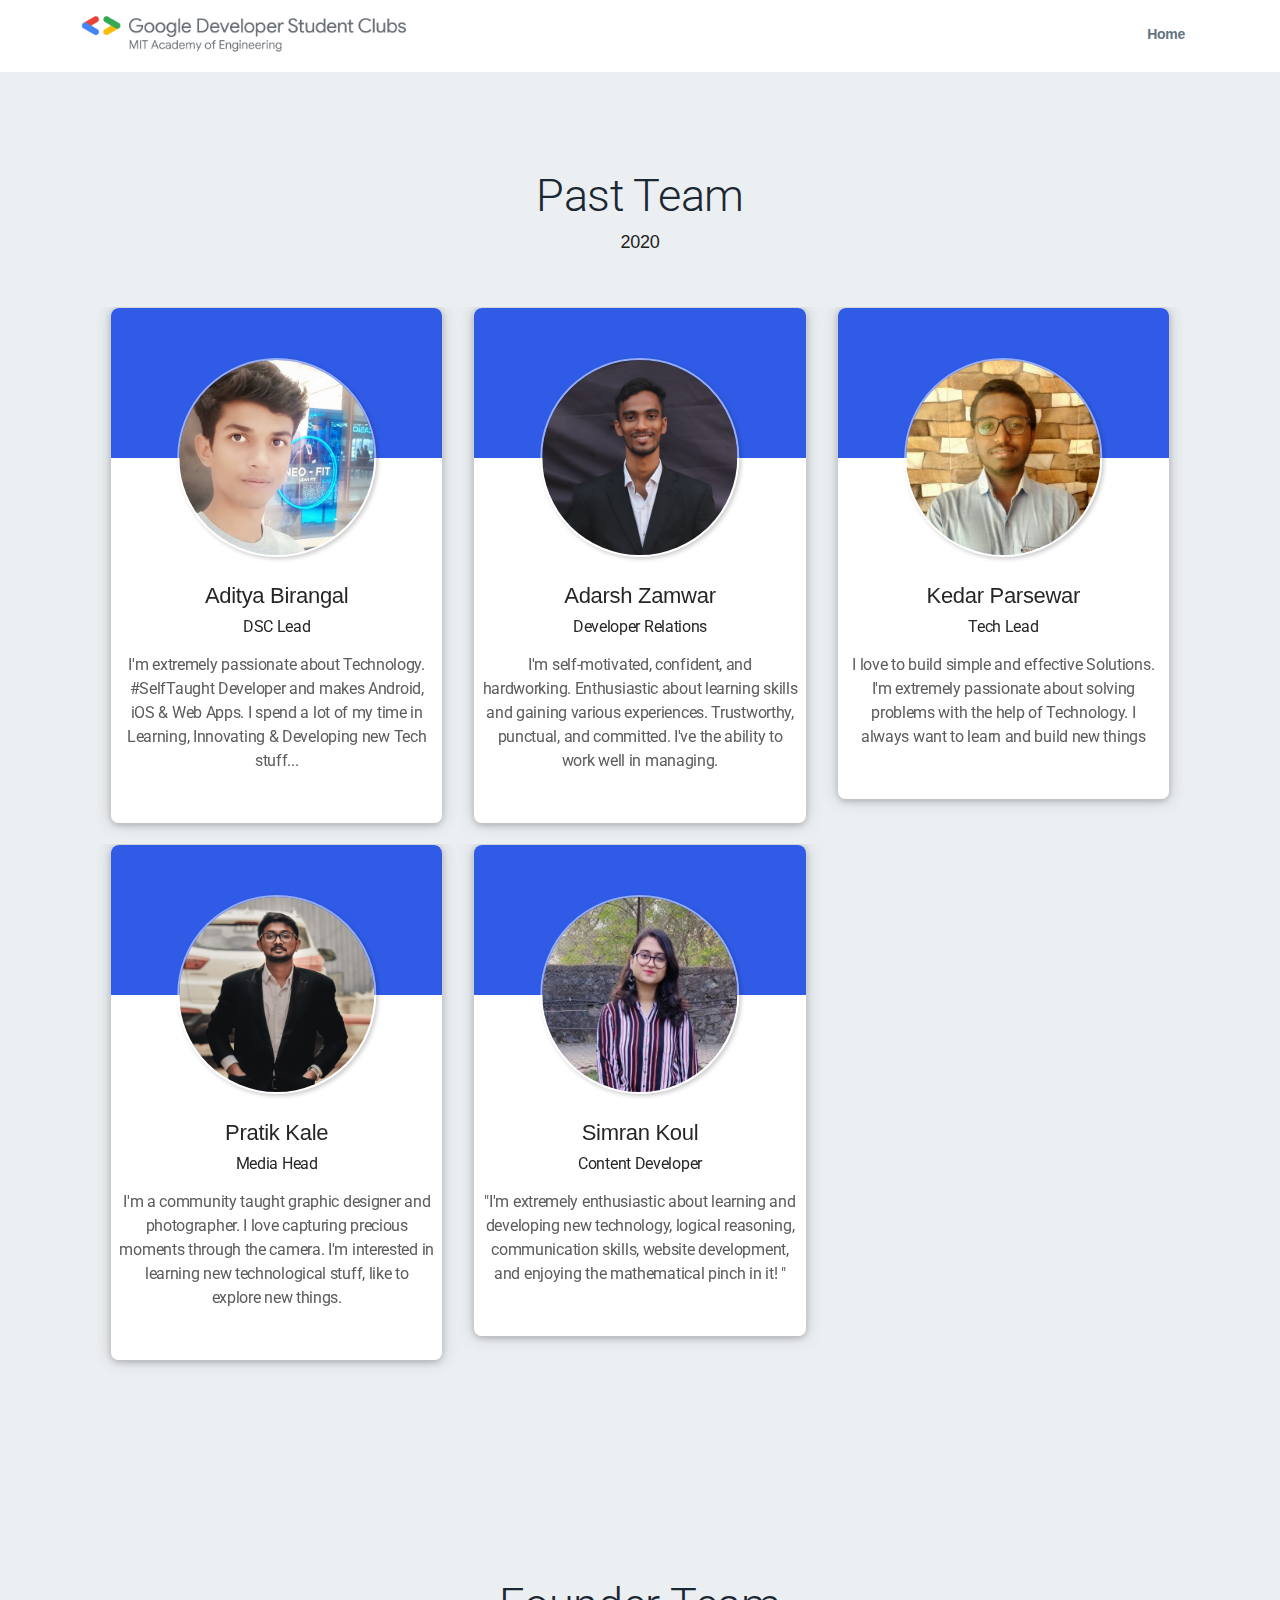
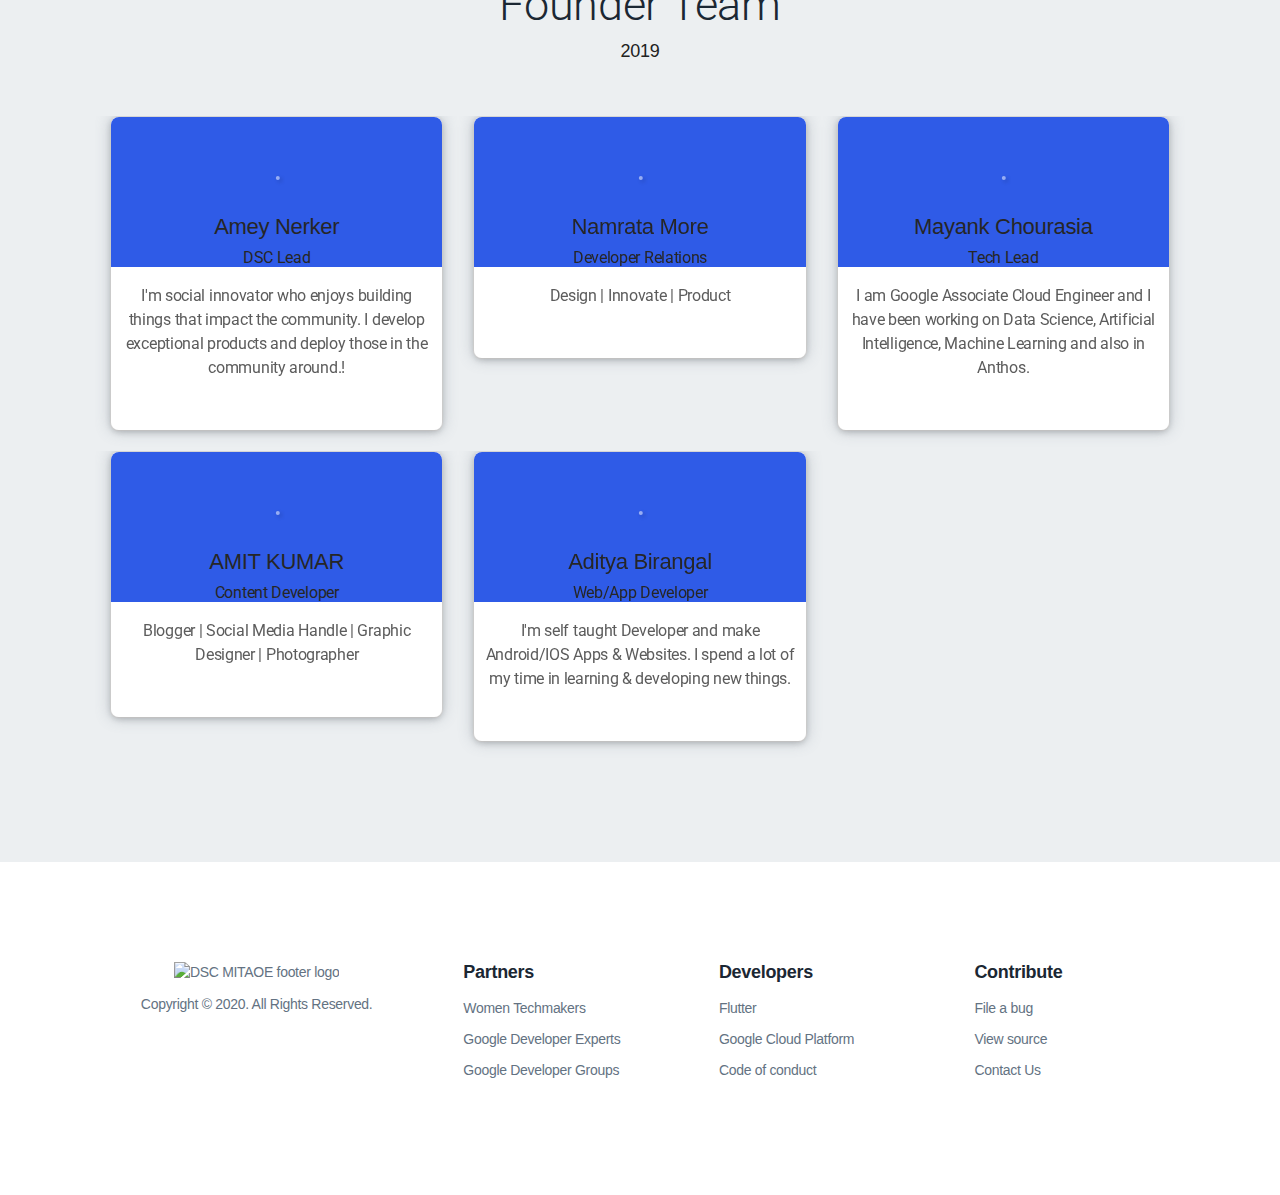
<file: PastTeam.html>
<!DOCTYPE html>
<html lang="en">
<head>
    <meta charset="UTF-8">
    <meta http-equiv="X-UA-Compatible" content="ie=edge">
    <title>DSC - MITAOE</title>
    <meta name="viewport" content="width=device-width, initial-scale=1.0">
    <meta name="author" content="DSC MITAOE"/>
    <meta name="description"
          content="Developer Student Clubs (DSC) is a Google Developers program for university students to learn mobile and web development skills.">
    <meta name="keywords"
          content="dsc, MITAOE, google developers, DSC MITAOE"/>
    <link href="css/ionicons.min.css" rel="stylesheet">
    <link rel="manifest" href="manifest.json">
    <meta name="theme-color" content="#2F5BE7"/>
    <link rel="apple-touch-icon" sizes="144x144" href="/images/apple-touch-icon.png">
    <link rel="icon" type="image/png" sizes="32x32" href="/images/favicon-32x32.png">
    <link rel="icon" type="image/png" sizes="16x16" href="/images/favicon-16x16.png">
    <link rel="manifest" href="manifest.json"/>
    <link rel="mask-icon" href="/images/safari-pinned-tab.svg" color="#00a300">
    <link rel="shortcut icon" href="/images/favicon.ico">
    <meta name="msapplication-TileColor" content="#2d89ef">
    <meta name="msapplication-config" content="/images/browserconfig.xml">
    <meta name="theme-color" content="#ffffff">
    <link rel="stylesheet" href="css/responsive.css">
    <link rel="stylesheet" href="css/owl.carousel.min.css">
    <link rel="stylesheet" href="css/bootstrap.min.css">
    <link rel="dns-prefetch" href="https://docs.google.com">
    <link href="https://fonts.googleapis.com/css?family=Noto+Sans|Roboto:300,400,500,700" rel="stylesheet">
    <link href='https://fonts.googleapis.com/css?family=Google+Sans:400,500,700|Material+Icons' rel='stylesheet' type='text/css'>
    <link rel="stylesheet" href="https://use.fontawesome.com/releases/v5.2.0/css/all.css" integrity="sha384-hWVjflwFxL6sNzntih27bfxkr27PmbbK/iSvJ+a4+0owXq79v+lsFkW54bOGbiDQ" crossorigin="anonymous">
    <link rel="stylesheet" href="css/styles.css">
    <link rel="stylesheet" href="css/responsive.css">



</head>

<body class="x-hidden has-sticky-header">
<nav class="navbar navbar-expand-lg fixed-top custom-menu custom-menu__light">
    <div class="container">
        <a class="navbar-brand nav-logo" style="color: #606060" href="index.html">
            <img id="logo_img" data-src="images/DSC_MITAOE_Logo.png" height="40" class ="nav-logo" alt="DSC-MITAOE logo">
        </a>
        <button class="navbar-toggler" type="button" data-toggle="collapse" data-target="#navbarSupportedContent"
                aria-controls="navbarSupportedContent"
                aria-expanded="false" aria-label="Toggle navigation">
        <span class="menu-icon__circle">
        </span>
            <span class="menu-icon">
          <span class="menu-icon__bar"></span>
          <span class="menu-icon__bar"></span>
          <span class="menu-icon__bar"></span>
        </span>
        </button>
        <div class="collapse navbar-collapse" id="navbarSupportedContent">
            <ul class="navbar-nav ml-lg-auto">
                <li class="nav-item active">
                    <a class="nav-link" href="/">Home
                        <span class="sr-only">(current)</span>
                    </a>
                </li>
  
        </div>
    </div>
</nav>
<!-- Team 2020 -->
<section id="team" class="section-spacer team-section bg-very__gray">
    <div  class="container">
        <header class="text-center section-header">
            <h2 class="section-title">Past Team</h2>
            <span class="section-subtitle">2020</span>
        </header>
         <div class="container-fluid">
            <div id="carouselExample" class="carouselPrograms carousel slide" data-ride="carousel" data-interval="false">
                <div class="carousel-inner row w-100 mx-auto" role="listbox">

            <div class="carousel-item col-md-4 col-15 active">
                <div class="card event-card">
                    <div class="card hovercard">
                        <div class="cardheader">

                        </div>
                        <div class="avatar">
                            <img alt="" data-src="images/assets/team/Aditya.png"
                                alt="lead avatar">
                        </div>
                        <div class="info">
                            <div class="title">
                                <h5>Aditya Birangal</h5>
                                <p>DSC Lead</p>
                            </div>
                            <div class="desc">I'm extremely passionate about Technology. #SelfTaught Developer and makes Android, iOS & Web Apps. I spend a lot of my time in Learning, Innovating & Developing new Tech stuff...
                        </div>
                        </div>
                        <div class="bottom">
                            <ul class="social-list__inline mt-10">
                                <li>
                                    <a href="https://twitter.com/AdityaBirangal" target="_blank" rel="noopener">
                                        <i class="fab fa-twitter"></i>
                                    </a>
                                </li>
                                <li>
                                    <a href="https://www.instagram.com/aditya.birangal/" target="_blank" rel="noopener">
                                        <i class="fab fa-instagram"></i>
                                    </a>
                                </li>
                                <li>
                                    <a href="https://github.com/AdityaBirangal" target="_blank" rel="noopener">
                                        <i class="fab fa-github"></i>
                                    </a>
                                </li>
                                <li>
                                    <a href="https://www.linkedin.com/in/adityabirangal/" target="_blank" rel="noopener">
                                        <i class="fab fa-linkedin"></i>
                                    </a>
                                </li>
                                <li>
                                    <a href="https://birangal.com/" target="_blank" rel="noopener">
                                        <i class="fas fa-link"></i>
                                    </a>
                                </li>
                            </ul>
                        </div>
                    </div>
                </div>
            </div>

            <div class="carousel-item col-md-4 col-15 active">
                <div class="card event-card">
                    <div class="card hovercard">
                        <div class="cardheader">

                        </div>
                        <div class="avatar">
                            <img alt="" data-src="images/assets/team/AdarshZamwar.jpg"
                                alt="relations avatar">
                        </div>
                        <div class="info">
                            <div class="title">
                                <h5>Adarsh Zamwar</h5>
                                <p>Developer Relations</p>
                            </div>
                            <div class="desc">I'm self-motivated, confident, and hardworking. Enthusiastic about learning skills and gaining various experiences. Trustworthy, punctual, and committed. I've the ability to work well in managing.
                        </div>
                        </div>
                        <div class="bottom">
                            <ul class="social-list__inline mt-10">
                                <li>
                                    <a href="https://twitter.com/AdarshZamwar?s=09" target="_blank" rel="noopener">
                                        <i class="fab fa-twitter"></i>
                                    </a>
                                </li>
                                <li>
                                    <a href="https://www.instagram.com/_08_adi_zamwar/" target="_blank" rel="noopener">
                                        <i class="fab fa-instagram"></i>
                                    </a>
                                </li>
                                <li>
                                    <a href="https://github.com/AdarshZamwar" target="_blank" rel="noopener">
                                        <i class="fab fa-github"></i>
                                    </a>
                                </li>
                                <li>
                                    <a href="https://www.linkedin.com/in/adarsh-zamwar-a4b26b1a7" target="_blank" rel="noopener">
                                        <i class="fab fa-linkedin"></i>
                                    </a>
                                </li>
                                <li>
                                    <a href="http://adarshzamwar.co/" target="_blank" rel="noopener">
                                        <i class="fas fa-link"></i>
                                    </a>
                                </li>
                            </ul>
                        </div>
                    </div>
                </div>
            </div>

            <div class="carousel-item col-md-4 col-15 active">
                <div class="card event-card">
                    <div class="card hovercard">
                        <div class="cardheader">

                        </div>
                        <div class="avatar">
                            <img alt="" data-src="images/assets/team/KedarParsewar.jpg"
                                alt="Tech avatar">
                        </div>
                        <div class="info">
                            <div class="title">
                                <h5>Kedar Parsewar</h5>
                                <p>Tech Lead</p>
                            </div>
                            <div class="desc">I love to build simple and effective Solutions. I'm extremely passionate about solving problems with the help of Technology. I always want to learn and build new things
                        </div>
                        </div>
                        <div class="bottom">
                            <ul class="social-list__inline mt-10">
                                <li>
                                    <a href="#" target="_blank" rel="noopener">
                                        <i class="fab fa-twitter"></i>
                                    </a>
                                </li>
                                <li>
                                    <a href="https://www.instagram.com/kedar_1023/" target="_blank" rel="noopener">
                                        <i class="fab fa-instagram"></i>
                                    </a>
                                </li>
                                <li>
                                    <a href="https://github.com/kedar1023" target="_blank" rel="noopener">
                                        <i class="fab fa-github"></i>
                                    </a>
                                </li>
                                <li>
                                    <a href="https://www.linkedin.com/in/kedar-parsewar-b6a379180/" target="_blank" rel="noopener">
                                        <i class="fab fa-linkedin"></i>
                                    </a>
                                </li>
                                <li>
                                    <a href="https://kedar1023.tech/" target="_blank" rel="noopener">
                                        <i class="fas fa-link"></i>
                                    </a>
                                </li>
                            </ul>
                        </div>
                    </div>
                </div>
            </div>

                </div>

                <div class="carousel-inner row w-100 mx-auto" role="listbox">

                <div class="carousel-item col-md-4 col-15 active">
                    <div class="card event-card">
                        <div class="card hovercard">
                            <div class="cardheader">
    
                            </div>
                            <div class="avatar">
                                <img alt="" data-src="images/assets/team/PratikKale.jpg"
                                    alt="content avatar">
                            </div>
                            <div class="info">
                                <div class="title">
                                    <h5>Pratik Kale</h5>
                                    <p>Media Head</p>
                                </div>
                                <div class="desc">I'm a community taught graphic designer and photographer. I love capturing precious moments through the camera. I'm interested in learning new technological stuff, like to explore new things.</div>
                            </div>
                            <div class="bottom">
                                <ul class="social-list__inline mt-10">
                                    <li>
                                        <a href="https://twitter.com/Pratik_kale135" target="_blank" rel="noopener">
                                            <i class="fab fa-twitter"></i>
                                        </a>
                                    </li>
                                    <li>
                                        <a href="https://www.instagram.com/prato.grapher/" target="_blank" rel="noopener">
                                            <i class="fab fa-instagram"></i>
                                        </a>
                                    </li>
                                    <li>
                                        <a href="https://github.com/pratik-kale20" target="_blank" rel="noopener">
                                            <i class="fab fa-github"></i>
                                        </a>
                                    </li>
                                    <li>
                                        <a href="https://www.linkedin.com/in/pratik-kale-156b511a9/" target="_blank" rel="noopener">
                                            <i class="fab fa-linkedin"></i>
                                        </a>
                                    </li>
                                
                                </ul>
                            </div>
                        </div>
                    </div>
                </div>

                <div class="carousel-item col-md-4 col-15 active">
                    <div class="card event-card">
                        <div class="card hovercard">
                            <div class="cardheader">
    
                            </div>
                            <div class="avatar">
                                <img alt="" data-src="images/assets/team/SimranKoul.jpg"
                                    alt="content avatar">
                            </div>
                            <div class="info">
                                <div class="title">
                                    <h5>Simran Koul</h5>
                                    <p>Content Developer</p>
                                </div>
                                <div class="desc">"I'm extremely enthusiastic about learning and developing new technology, logical reasoning, communication skills, website development, and enjoying the mathematical pinch in it! "</div>
                            </div>
                            <div class="bottom">
                                <ul class="social-list__inline mt-10">
                                    <li>
                                        <a href="https://twitter.com/SimranKoul7" target="_blank" rel="noopener">
                                            <i class="fab fa-twitter"></i>
                                        </a>
                                    </li>

                                    <li>
                                        <a href="https://www.instagram.com/simrankoul_7618/" target="_blank" rel="noopener">
                                            <i class="fab fa-instagram"></i>
                                        </a>
                                    </li>

                                    <li>
                                        <a href="https://github.com/SimranKoul7" target="_blank" rel="noopener">
                                            <i class="fab fa-github"></i>
                                        </a>
                                    </li>
                                    
                                    <li>
                                        <a href="https://www.linkedin.com/in/simran-koul-0210561b0/" target="_blank" rel="noopener">
                                            <i class="fab fa-linkedin"></i>
                                        </a>
                                    </li>
                                
                                </ul>
                            </div>
                        </div>
                    </div>
                </div>

                </div>
          </div>
      </div>
    </div>
</section>

<!--Team-->
<section id="team" class="section-spacer team-section bg-very__gray">
    <div  class="container">
        <header class="text-center section-header">
            <h2 class="section-title">Founder Team</h2>
            <span class="section-subtitle">2019</span>
        </header>
         <div class="container-fluid">
            <div id="carouselExample" class="carouselPrograms carousel slide" data-ride="carousel" data-interval="false">
                <div class="carousel-inner row w-100 mx-auto" role="listbox">

            <div class="carousel-item col-md-4 col-15 active">
                <div class="card event-card">
                    <div class="card hovercard">
                        <div class="cardheader">

                        </div>
                        <div class="avatar">
                            <img alt="" data-src="images/assets/team/Amey2.png"
                                alt="lead avatar">
                        </div>
                        <div class="info">
                            <div class="title">
                                <h5>Amey Nerker</h5>
                                <p>DSC Lead</p>
                            </div>
                            <div class="desc">I'm social innovator who enjoys building things that impact the community. I develop exceptional products and deploy those in the community around.!
                        </div>
                        </div>
                        <div class="bottom">
                            <ul class="social-list__inline mt-10">
                                <li>
                                    <a href="https://twitter.com/ameyinvent" target="_blank" rel="noopener">
                                        <i class="fab fa-twitter"></i>
                                    </a>
                                </li>
                                <li>
                                    <a href="https://github.com/ameyinvent" target="_blank" rel="noopener">
                                        <i class="fab fa-github"></i>
                                    </a>
                                </li>
                                <li>
                                    <a href="https://www.linkedin.com/in/ameyinvent/" target="_blank" rel="noopener">
                                        <i class="fab fa-linkedin"></i>
                                    </a>
                                </li>
                                <li>
                                    <a href="https://ameyinvent.tech" target="_blank" rel="noopener">
                                        <i class="fas fa-link"></i>
                                    </a>
                                </li>
                            </ul>
                        </div>
                    </div>
                </div>
            </div>

            <div class="carousel-item col-md-4 col-15 active">
                <div class="card event-card">
                    <div class="card hovercard">
                        <div class="cardheader">

                        </div>
                        <div class="avatar">
                            <img alt="" data-src="images/assets/team/Namrata.png"
                                alt="relations avatar">
                        </div>
                        <div class="info">
                            <div class="title">
                                <h5>Namrata More</h5>
                                <p>Developer Relations</p>
                            </div>
                            <div class="desc">Design | Innovate | Product
                        </div>
                        </div>
                        <div class="bottom">
                            <ul class="social-list__inline mt-10">
                                <li>
                                    <a href="https://twitter.com/namratamore_nm" target="_blank" rel="noopener">
                                        <i class="fab fa-twitter"></i>
                                    </a>
                                </li>
                                <li>
                                    <a href="https://github.com/namratamore-nm" target="_blank" rel="noopener">
                                        <i class="fab fa-github"></i>
                                    </a>
                                </li>
                                <li>
                                    <a href="https://www.linkedin.com/in/namratamore/" target="_blank" rel="noopener">
                                        <i class="fab fa-linkedin"></i>
                                    </a>
                                </li>
                                <li>
                                    <a href="https://medium.com/@namrata.more" target="_blank" rel="noopener">
                                        <i class="fab fa-medium-m rounded-circle"></i>
                                    </a>
                                </li>
                            </ul>
                        </div>
                    </div>
                </div>
            </div>

            <div class="carousel-item col-md-4 col-15 active">
                <div class="card event-card">
                    <div class="card hovercard">
                        <div class="cardheader">

                        </div>
                        <div class="avatar">
                            <img alt="" data-src="images/assets/team/Mayank.png"
                                alt="Tech avatar">
                        </div>
                        <div class="info">
                            <div class="title">
                                <h5>Mayank Chourasia</h5>
                                <p>Tech Lead</p>
                            </div>
                            <div class="desc">I am Google Associate Cloud Engineer and I have been working on Data Science, Artificial Intelligence, Machine Learning and also in Anthos.
                        </div>
                        </div>
                        <div class="bottom">
                            <ul class="social-list__inline mt-10">
                                <li>
                                    <a href="https://twitter.com/ChourasiaMayank" target="_blank" rel="noopener">
                                        <i class="fab fa-twitter"></i>
                                    </a>
                                </li>
                                <li>
                                    <a href="https://github.com/mayankchourasia" target="_blank" rel="noopener">
                                        <i class="fab fa-github"></i>
                                    </a>
                                </li>
                                <li>
                                    <a href="https://www.linkedin.com/in/mayank-chourasia-38421a134/" target="_blank" rel="noopener">
                                        <i class="fab fa-linkedin"></i>
                                    </a>
                                </li>
                                <li>
                                    <a href="https://medium.com/@mayankchourasia2" target="_blank" rel="noopener">
                                        <i class="fab fa-medium-m rounded-circle"></i>
                                    </a>
                                </li>
                            </ul>
                        </div>
                    </div>
                </div>
            </div>

                </div>

                <div class="carousel-inner row w-100 mx-auto" role="listbox">

                <div class="carousel-item col-md-4 col-15 active">
                    <div class="card event-card">
                        <div class="card hovercard">
                            <div class="cardheader">
    
                            </div>
                            <div class="avatar">
                                <img alt="" data-src="images/assets/team/Amit1.png"
                                    alt="content avatar">
                            </div>
                            <div class="info">
                                <div class="title">
                                    <h5>AMIT KUMAR</h5>
                                    <p>Content Developer</p>
                                </div>
                                <div class="desc">Blogger | Social Media Handle | Graphic Designer | Photographer</div>
                            </div>
                            <div class="bottom">
                                <ul class="social-list__inline mt-10">
                                    <li>
                                        <a href="https://twitter.com/__omit_" target="_blank" rel="noopener">
                                            <i class="fab fa-twitter"></i>
                                        </a>
                                    </li>
                                    <li>
                                        <a href="https://github.com/iamitbhardwaj7" target="_blank" rel="noopener">
                                            <i class="fab fa-github"></i>
                                        </a>
                                    </li>
                                    <li>
                                        <a href="https://www.linkedin.com/in/iamitbhardwaj7" target="_blank" rel="noopener">
                                            <i class="fab fa-linkedin"></i>
                                        </a>
                                    </li>
                                </ul>
                            </div>
                        </div>
                    </div>
                </div>

                <div class="carousel-item col-md-4 col-15 active">
                    <div class="card event-card">
                        <div class="card hovercard">
                            <div class="cardheader">
    
                            </div>
                            <div class="avatar">
                                <img alt="" data-src="images/assets/team/Aditya.png"
                                    alt="content avatar">
                            </div>
                            <div class="info">
                                <div class="title">
                                    <h5>Aditya Birangal</h5>
                                    <p>Web/App Developer</p>
                                </div>
                                <div class="desc">I'm self taught Developer and make Android/IOS Apps & Websites. I spend a lot of my time in learning & developing new things.</div>
                            </div>
                            <div class="bottom">
                                <ul class="social-list__inline mt-10">
                                    <li>
                                        <a href="https://twitter.com/AdityaBirangal" target="_blank" rel="noopener">
                                            <i class="fab fa-twitter"></i>
                                        </a>
                                    </li>
                                    <li>
                                        <a href="https://github.com/AdityaBirangal" target="_blank" rel="noopener">
                                            <i class="fab fa-github"></i>
                                        </a>
                                    </li>
                                    <li>
                                        <a href="https://www.linkedin.com/in/adityabirangal" target="_blank" rel="noopener">
                                            <i class="fab fa-linkedin"></i>
                                        </a>
                                    </li>
                                    <li>
                                        <a href="https://birangal.com" target="_blank" rel="noopener">
                                            <i class="fas fa-link"></i>
                                        </a>
                                    </li>
                                </ul>
                            </div>
                        </div>
                    </div>
                </div>

                </div>
          </div>
      </div>
    </div>
</section>

<footer class="section-spacer footer-section">
    <div class="container">
        <div class="row flex-column-reverse flex-sm-row flex-lg-row">
            <div class="col-md-4 col-12 text-center">
                <div class="footer-widget first-of-footer-widget">
                    <img data-src="images/DSC_MITAOE_Logo.png" class="logo-sm mb-10" alt="DSC MITAOE footer logo">
                    <p>Copyright &copy; 2020. All Rights Reserved.</p>
                    <ul class="social-list__inline mt-10">
                        <li>
                            <a href="https://twitter.com/DSCMitaoe" target="_blank" rel="noopener">
                                <i class="fab fa-twitter"></i>
                            </a>
                        </li>
                        <li>
                            <a href="https://github.com/dscmitaoe" target="_blank" rel="noopener">
                                <i class="fab fa-github"></i>
                            </a>
                        </li>
                        <li>
                            <a href="https://www.instagram.com/dscmitaoe/"target="_blank" rel="noopener">
                                <i class="fab fa-instagram"></i>
                            </a>
                        </li>
                        <li>
                            <a href="mailto:dsc@mitaoe.ac.in" class="far fa-envelope"></a>
                        </li>
                    </ul>
                </div>
            </div>
            <div class="col-md-8 col-sm-10">
                <div class="row">
                    <div class="col-md-4 col-6">
                        <div class="footer-widget">
                            <h4 class="footer-widget__title">Partners</h4>
                            <ul class="list-unstyled">
                                <li>
                                    <a href="https://www.womentechmakers.com/" target="_blank" rel="noreferrer">Women Techmakers</a>
                                </li>
                                <li>
                                    <a href="https://developers.google.com/experts/" target="_blank" rel="noreferrer">Google Developer Experts</a>
                                </li>
                                <li>
                                    <a href="https://developers.google.com/programs/community/" target="_blank" rel="noreferrer">Google Developer Groups</a>
                                </li>
                            </ul>
                        </div>
                    </div>
                    <div class="col-md-4 col-6">
                        <div class="footer-widget">
                            <h4 class="footer-widget__title">Developers</h4>
                            <ul>
                                <li class="list-unstyled">
                                <li>
                                    <a href="https://flutter.dev" target="_blank" rel="noreferrer">Flutter</a>
                                </li>
                                <li>
                                    <a href="https://console.cloud.google.com/" target="_blank" rel="noreferrer">Google Cloud Platform</a>
                                </li>
                                <li>
                                    <a href="https://developer.android.com/dev-summit/community-guidelines/" target="_blank" rel="noreferrer">Code of
                                        conduct</a>
                                </li>
                            </ul>
                        </div>
                    </div>
                    <div class="col-md-4">
                        <div class="footer-widget">
                            <h4 class="footer-widget__title">Contribute</h4>
                            <ul class="list-unstyled">
                                <li>
                                    <a href="https://github.com/dscmitaoe" target="_blank" rel="noreferrer">File a bug</a>
                                </li>
                                <li>
                                    <a href="https://github.com/dscmitaoe" target="_blank" rel="noreferrer">View source</a>
                                </li>
                                <li>
                                    <a href="mailto:dsc@dmitaoe.ac.in" target="_blank" rel="noreferrer">Contact Us</a>
                                </li>
                            </ul>
                        </div>
                    </div>
                </div>
            </div>
        </div>
    </div>
</footer>


<a href="#" id="scroll" style="display: none;"><i class="fas fa-angle-up"></i></a>
<script>
    function imageIntersectionObserverCallback(imageEntries, observer) {
        imageEntries.forEach(imgEntry => {
            if (imgEntry.isIntersecting) {
                imgEntry.target.setAttribute('src', imgEntry.target.dataset.src);
                observer.unobserve(imgEntry.target);
            }
        })
    }
    const imageObserver = new IntersectionObserver(imageIntersectionObserverCallback, { rootMargin: '30px 0px' });
    imageObserver.POLL_INTERVAL = 200;
    imageObserver.USE_MUTATION_OBSERVER = false;
    document.querySelectorAll('img[data-src]').forEach(img => {
        imageObserver.observe(img);
    })
</script>
<script>
    function iframeObserverCallback(iframeEntries, observer) {
        iframeEntries.forEach(iframe => {
            if (iframe.isIntersecting && window.matchMedia('(min-width: 450px)').matches) {
                iframe.target.setAttribute('src', iframe.target.dataset.urllink);
                observer.unobserve(iframe.target);
            }
        })
    }

    const iframeObserver = new IntersectionObserver(iframeObserverCallback, { rootMargin: '30px 0px' });
    iframeObserver.POLL_INTERVAL = 200;
    iframeObserver.USE_MUTATION_OBSERVER = false;
    document.querySelectorAll('iframe[data-urllink]').forEach(img => {
        iframeObserver.observe(img);
    });

    if ('serviceWorker' in navigator) {
        window.addEventListener('load', function () {
                navigator.serviceWorker.register('service-worker.js')
                    .then(function () {
                        console.log("Service Worker Registered,");
                    });
            }
        );
    }
</script>
<script src="js/vendors/jquery.min.js"></script>
<script src="js/vendors/bootstrap.bundle.min.js"></script>
<script src="js/vendors/jquery.magnific-popup.min.js"></script>
<script src="js/vendors/jquery.easing.min.js"></script>
<script src="js/vendors/swiper.min.js"></script>
<script src="js/vendors/owl.carousel.min.js"></script>
<script src="js/custom.js"></script>
</body>
</html>
</file>
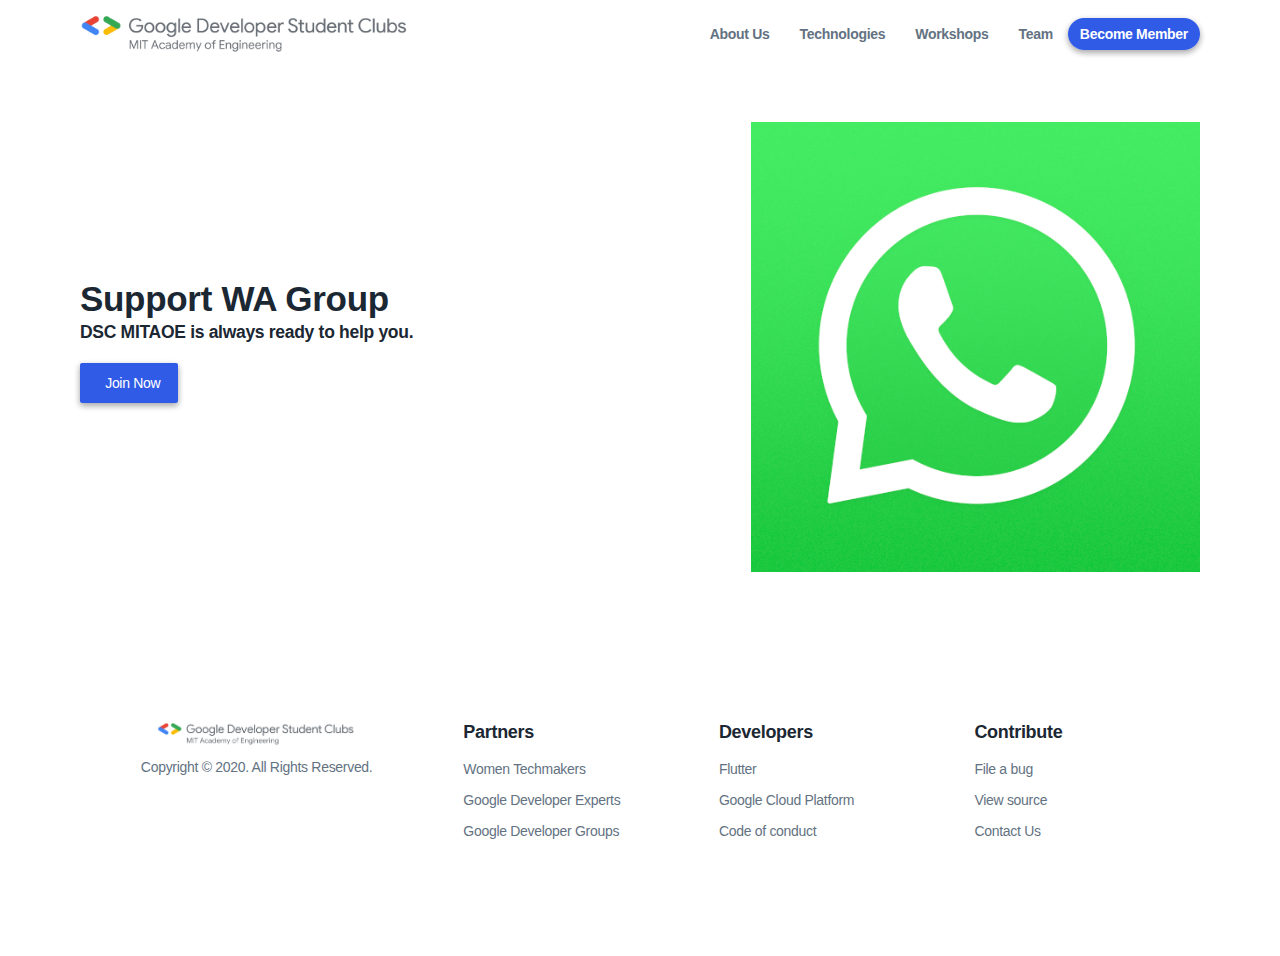
<file: SupportGroup.html>
<!DOCTYPE html>
<html lang="en">
<head>
    <meta charset="UTF-8">
    <meta http-equiv="X-UA-Compatible" content="ie=edge">
    <title>DSC - MITAOE</title>
    <meta name="viewport" content="width=device-width, initial-scale=1.0">
    <meta name="author" content="DSC MITAOE"/>
    <meta name="description"
          content="Developer Student Clubs (DSC) is a Google Developers program for university students to learn mobile and web development skills.">
    <meta name="keywords"
          content="dsc, MITAOE, google developers, DSC MITAOE"/>
    <link href="css/ionicons.min.css" rel="stylesheet">
    <link rel="manifest" href="manifest.json">
    <meta name="theme-color" content="#2F5BE7"/>
    <link rel="apple-touch-icon" sizes="144x144" href="/images/apple-touch-icon.png">
    <link rel="icon" type="image/png" sizes="32x32" href="/images/favicon-32x32.png">
    <link rel="icon" type="image/png" sizes="16x16" href="/images/favicon-16x16.png">
    <link rel="manifest" href="manifest.json"/>
    <link rel="mask-icon" href="/images/safari-pinned-tab.svg" color="#00a300">
    <link rel="shortcut icon" href="/images/favicon.ico">
    <meta name="msapplication-TileColor" content="#2d89ef">
    <meta name="msapplication-config" content="/images/browserconfig.xml">
    <meta name="theme-color" content="#ffffff">
    <link rel="stylesheet" href="css/responsive.css">
    <link rel="stylesheet" href="css/owl.carousel.min.css">
    <link rel="stylesheet" href="css/bootstrap.min.css">
    <link rel="dns-prefetch" href="https://docs.google.com">
    <link href="https://fonts.googleapis.com/css?family=Noto+Sans|Roboto:300,400,500,700" rel="stylesheet">
    <link href='https://fonts.googleapis.com/css?family=Google+Sans:400,500,700|Material+Icons' rel='stylesheet' type='text/css'>
    <link rel="stylesheet" href="https://use.fontawesome.com/releases/v5.2.0/css/all.css" integrity="sha384-hWVjflwFxL6sNzntih27bfxkr27PmbbK/iSvJ+a4+0owXq79v+lsFkW54bOGbiDQ" crossorigin="anonymous">
    <link rel="stylesheet" href="css/styles.css">
    <link rel="stylesheet" href="css/responsive.css">


    
<!--ChatBot-->
<script async>(function(w, d) { w.CollectId = "5e8cd6607a347f20caa8775f"; var h = d.head || d.getElementsByTagName("head")[0]; var s = d.createElement("script"); s.setAttribute("type", "text/javascript"); s.setAttribute("src", "https://collectcdn.com/launcher.js"); h.appendChild(s); })(window, document);</script>


</head>

<body class="x-hidden has-sticky-header">
<nav class="navbar navbar-expand-lg fixed-top custom-menu custom-menu__light">
    <div class="container">
        <a class="navbar-brand nav-logo" style="color: #606060" href="index.html">
            <img id="logo_img" data-src="images/DSC_MITAOE_Logo.png" height="40" class ="nav-logo" alt="DSC-MITAOE logo">
        </a>
        <button class="navbar-toggler" type="button" data-toggle="collapse" data-target="#navbarSupportedContent"
                aria-controls="navbarSupportedContent"
                aria-expanded="false" aria-label="Toggle navigation">
        <span class="menu-icon__circle">
        </span>
            <span class="menu-icon">
          <span class="menu-icon__bar"></span>
          <span class="menu-icon__bar"></span>
          <span class="menu-icon__bar"></span>
        </span>
        </button>
        <div class="collapse navbar-collapse" id="navbarSupportedContent">
            <ul class="navbar-nav ml-lg-auto">
                <li class="nav-item active">
                    <a class="nav-link" href="#overview">About us
                        <span class="sr-only">(current)</span>
                    </a>
                </li>
                <li class="nav-item"><a href="#technologies" class="nav-link">Technologies</a></li>
                <li class="nav-item"><a href="#workshops" class="nav-link">Workshops</a></li>
                <li class="nav-item"><a href="#team" class="nav-link">Team</a></li>
            </ul>
            <div class="custom-menu__right">
                <a href="https://dsc.community.dev/mit-academy-of-engineering/" class="event-btn" rel="noreferrer" target="_blank">Become Member</a>
            </div>
        </div>
    </div>
</nav>

<header id="hero" class="hero">
    <div class="container">
        <div class="row align-items-center">
            <div class="col-12 col-sm-6">
                <div class="hero-content">
                    <div class="hero-title__group">
                        <div class="hero-title">
                            <h1 class="zuri"><br>Support WA Group</h1>
                            <h5>DSC MITAOE is always ready to help you.</h5>
                        </div>

                    </div>
                    <a href="https://chat.whatsapp.com/HV0UNWkKo9n7hFD5ctCqZ7" class="hero-button" target="_blank" rel="noopener"><i class="fab fa-whatsapp"></i> &nbsp; Join Now</a>
                </div>
            </div>
            <div class="col-12 col-sm-5 ml-auto" >
                <div class="hero-figure">
                    <a href="https://chat.whatsapp.com/HV0UNWkKo9n7hFD5ctCqZ7" target="_blank">
                        
                        <img data-src="images/assets/WhatsApp.png" class="img-fluid w-100"
                        alt="Illustration of diversity in a developer community">
                    </a>
                    

                </div>
            </div>
        </div>
    </div>
</header>

<footer class="section-spacer footer-section">
    <div class="container">
        <div class="row flex-column-reverse flex-sm-row flex-lg-row">
            <div class="col-md-4 col-12 text-center">
                <div class="footer-widget first-of-footer-widget">
                    <img data-src="images/DSC_MITAOE_Logo.png" class="logo-sm mb-10" alt="DSC MITAOE footer logo">
                    <p>Copyright &copy; 2020. All Rights Reserved.</p>
                    <ul class="social-list__inline mt-10">
                        <li>
                            <a href="https://twitter.com/DSCMitaoe" target="_blank" rel="noopener">
                                <i class="fab fa-twitter"></i>
                            </a>
                        </li>
                        <li>
                            <a href="https://github.com/dscmitaoe" target="_blank" rel="noopener">
                                <i class="fab fa-github"></i>
                            </a>
                        </li>
                        <li>
                            <a href="https://www.instagram.com/dscmitaoe/"target="_blank" rel="noopener">
                                <i class="fab fa-instagram"></i>
                            </a>
                        </li>
                        <li>
                            <a href="mailto:dsc@mitaoe.ac.in" class="far fa-envelope"></a>
                        </li>
                    </ul>
                </div>
            </div>
            <div class="col-md-8 col-sm-10">
                <div class="row">
                    <div class="col-md-4 col-6">
                        <div class="footer-widget">
                            <h4 class="footer-widget__title">Partners</h4>
                            <ul class="list-unstyled">
                                <li>
                                    <a href="https://www.womentechmakers.com/" target="_blank" rel="noreferrer">Women Techmakers</a>
                                </li>
                                <li>
                                    <a href="https://developers.google.com/experts/" target="_blank" rel="noreferrer">Google Developer Experts</a>
                                </li>
                                <li>
                                    <a href="https://developers.google.com/programs/community/" target="_blank" rel="noreferrer">Google Developer Groups</a>
                                </li>
                            </ul>
                        </div>
                    </div>
                    <div class="col-md-4 col-6">
                        <div class="footer-widget">
                            <h4 class="footer-widget__title">Developers</h4>
                            <ul>
                                <li class="list-unstyled">
                                <li>
                                    <a href="https://flutter.dev" target="_blank" rel="noreferrer">Flutter</a>
                                </li>
                                <li>
                                    <a href="https://console.cloud.google.com/" target="_blank" rel="noreferrer">Google Cloud Platform</a>
                                </li>
                                <li>
                                    <a href="https://developer.android.com/dev-summit/community-guidelines/" target="_blank" rel="noreferrer">Code of
                                        conduct</a>
                                </li>
                            </ul>
                        </div>
                    </div>
                    <div class="col-md-4">
                        <div class="footer-widget">
                            <h4 class="footer-widget__title">Contribute</h4>
                            <ul class="list-unstyled">
                                <li>
                                    <a href="https://github.com/dscmitaoe" target="_blank" rel="noreferrer">File a bug</a>
                                </li>
                                <li>
                                    <a href="https://github.com/dscmitaoe" target="_blank" rel="noreferrer">View source</a>
                                </li>
                                <li>
                                    <a href="mailto:dsc@dmitaoe.ac.in" target="_blank" rel="noreferrer">Contact Us</a>
                                </li>
                            </ul>
                        </div>
                    </div>
                </div>
            </div>
        </div>
    </div>
</footer>


<a href="#" id="scroll" style="display: none;"><i class="fas fa-angle-up"></i></a>
<script>
    function imageIntersectionObserverCallback(imageEntries, observer) {
        imageEntries.forEach(imgEntry => {
            if (imgEntry.isIntersecting) {
                imgEntry.target.setAttribute('src', imgEntry.target.dataset.src);
                observer.unobserve(imgEntry.target);
            }
        })
    }
    const imageObserver = new IntersectionObserver(imageIntersectionObserverCallback, { rootMargin: '30px 0px' });
    imageObserver.POLL_INTERVAL = 200;
    imageObserver.USE_MUTATION_OBSERVER = false;
    document.querySelectorAll('img[data-src]').forEach(img => {
        imageObserver.observe(img);
    })
</script>
<script>
    function iframeObserverCallback(iframeEntries, observer) {
        iframeEntries.forEach(iframe => {
            if (iframe.isIntersecting && window.matchMedia('(min-width: 450px)').matches) {
                iframe.target.setAttribute('src', iframe.target.dataset.urllink);
                observer.unobserve(iframe.target);
            }
        })
    }

    const iframeObserver = new IntersectionObserver(iframeObserverCallback, { rootMargin: '30px 0px' });
    iframeObserver.POLL_INTERVAL = 200;
    iframeObserver.USE_MUTATION_OBSERVER = false;
    document.querySelectorAll('iframe[data-urllink]').forEach(img => {
        iframeObserver.observe(img);
    });

    if ('serviceWorker' in navigator) {
        window.addEventListener('load', function () {
                navigator.serviceWorker.register('service-worker.js')
                    .then(function () {
                        console.log("Service Worker Registered,");
                    });
            }
        );
    }
</script>
<script src="js/vendors/jquery.min.js"></script>
<script src="js/vendors/bootstrap.bundle.min.js"></script>
<script src="js/vendors/jquery.magnific-popup.min.js"></script>
<script src="js/vendors/jquery.easing.min.js"></script>
<script src="js/vendors/swiper.min.js"></script>
<script src="js/vendors/owl.carousel.min.js"></script>
<script src="js/custom.js"></script>
</body>
</html>
</file>
<file: css/responsive.css>
/*
==========================
RESPONSIVES
==========================
*/
@media (max-width: 992px) {
  .content {
    padding-top: 50px;
    padding-bottom: 100px;
  }
  .navbar-collapse {
    background: #fff;
    padding-bottom: 20px;
    -webkit-box-shadow: 0 15px 10px rgba(0, 0, 0, 0.1);
            box-shadow: 0 15px 10px rgba(0, 0, 0, 0.1);
    -webkit-transition: all 0.4s cubic-bezier(0.17, 0.25, 0.56, 1.03);
    transition: all 0.4s cubic-bezier(0.17, 0.25, 0.56, 1.03);
    border-radius: 5px;
    margin-top: 10px;
  }
  .navbar-nav {
    padding: 30px 0 0;
  }
  .navbar-toggler {
    z-index: 200;
  }
  .custom-menu .custom-menu__right {
    margin: 0;
    width: 100%;
    padding-top: 20px;
    padding-bottom: 20px;
    text-align: center;
  }
  .custom-menu .custom-menu__right .assistive-text {
    display: block;
    margin-top: 10px;
  }
  .custom-menu .current {
    color: #2FE7B1;
  }
  /* team SLIDER */
  .team-slider__indicators {
    display: -webkit-box;
    display: -ms-flexbox;
    display: flex;
    -webkit-box-align: center;
        -ms-flex-align: center;
            align-items: center;
    -webkit-box-pack: center;
        -ms-flex-pack: center;
            justify-content: center;
    margin-bottom: 0;
    margin-top: 50px;
  }
  .team-slider__indicators .owl-dot {
    height: 1px;
    width: 30%;
    margin: 0;
  }
  .mfp-close {
    left: 50%  ;
    -webkit-transform: translateX(-50%)  ;
            transform: translateX(-50%)  ;
    top: auto  ;
    bottom: -80px  ;
  }
  .section-screens__inner {
    margin-bottom: 50px;
  }
}

@media (max-width: 768px) {
  .section-spacer {
    padding: 80px 0;
  }
  .input-group {
    -webkit-box-orient: vertical;
    -webkit-box-direction: normal;
        -ms-flex-direction: column;
            flex-direction: column;
  }
  .input-group .form-control {
    border: 1px solid #1B2733  ;
    width: 100%;
    margin-bottom: 10px;
    border-top-right-radius: 2px  ;
    border-bottom-right-radius: 2px  ;
  }
  .input-group .btn {
    border-top-left-radius: 2px  ;
    border-bottom-left-radius: 2px  ;
  }
  .workshops-single {
    margin-bottom: 40px;
  }
  .callout {
    -webkit-box-orient: vertical;
    -webkit-box-direction: normal;
        -ms-flex-direction: column;
            flex-direction: column;
  }
  .first-of-footer-widget {
    margin-top: 30px;
    width: 100%;
    text-align: center;
  }
  .footer-widget {
    margin-bottom: 30px;
  }
}

@media (min-width: 768px) {
  .client-logo {
    width: calc(20% - 13px);
    margin: 0 auto;
    padding: 0 35px;
  }
}

@media (max-width: 576px) {
  .has-sticky-header {
    padding-top: 50px;
  }
  .hire-title{
    margin-top: 35px;
  }
  .section-title{
    font-size: 34px;
  }
  .container {
    padding-right: 20px;
    padding-left: 20px;
  }
  .hero-content {
    /* padding-top: 40px; */
    text-align: center;
  }
  .hero-figure {
    margin-top: 20px;
  }
  .hero-form {
    text-align: center;
  }
  .hero-form .input-group .btn {
    padding: 15px 20px;
    margin-left: 0;
  }
  .section-screens__inner {
    margin-bottom: 140px;
    padding-bottom: 120px;
  }
  /* Feature Cards */
  .feature-card {
    margin-bottom: 50px;
  }
  .feature-title {
    font-size: 1rem;
    margin-bottom: 5px;
  }
  /* Content--Card */
  .feature-list-wrapper .btn-link {
    width: 100%;
    -webkit-box-pack: center;
        -ms-flex-pack: center;
            justify-content: center;
    -webkit-box-align: center;
        -ms-flex-align: center;
            align-items: center;
  }
  .feature-list-image {
    margin-bottom: 30px;
    display: block;
    height: 100%;
    margin-left: auto;
    margin-right: auto;
    overflow: hidden;
  }
  .feature-list-image img {
    max-width: 80%;
    margin-left: auto;
    margin-right: auto;
    display: block;
  }
  /* Screens slider */
  .team-item {
    margin: 0;
  }
  .team-item__thumb {
    -ms-flex-item-align: center;
        align-self: center;
    width: 100%;
    margin-top: 50px;
  }
  .team-item__image {
    margin-left: auto;
    margin-right: auto;
  }
  /*
  FOOTER
  */
  .footer {
    margin-bottom: 20px;
  }
  .footer ul {
    padding: 0;
  }
  .First-of-Footer-Widget {
    margin-top: 20px;
  }
}
</file>
<file: css/styles.css>
html, body {
  -webkit-font-smoothing: antialiased;
  -moz-osx-font-smoothing: grayscale;
  text-rendering: optimizeLegibility;
}

:root {
  font-size: 14px;
}

body {
  font-family: "Google Sans", sans-serif;
  font-size: 1rem;
  color: #637282;
  overflow-x: hidden;
  font-weight: normal;
  letter-spacing: -.3px;
}

.has-sticky-header {
  padding-top: 72px;
}
first-letter {
  color: #557DBF;
  font-weight: 400
}

second-letter {
  color: #FBBC12;
  font-weight: 400;
}

third-letter {
  color: #E1382B;
  font-weight: 400;
}

forth-letter {
  color: #189E59;
  font-weight: 400;
}

.br-5 {
    border-radius: 5px;
}

a {
  line-height: 1;
  color: #2F5BE7;
}

button, .btn {
  outline: none  ;
  border: 0  ;
}

button:focus, .btn:focus {
  -webkit-box-shadow: none  ;
          box-shadow: none  ;
}


h1, h2, h3, h4, h5, h6,
.h1, .h2, .h3, .h4, .h5, .h6 {
  color: #1B2733;
  font-family: "Google Sans", sans-serif;
  font-weight: 700;
}

h2{
  font-size: 25px
}
h1 {
  line-height: 32px;
}

h2, .h2 {
  line-height: 1.44;
}

a:hover{
 color: white;
}

p {
  font-size: 14px;
  line-height: 22px;
}

.lead {
  text-align: left;
  line-height: 32px;
  font-weight: 400;
  font-size: 18px;
  font-family: 'Google Sans', sans-serif;
}

.zuri img{
  margin-top: 10px;
}
@media only screen and (max-width: 600px){
  .lead{
    font-size: 16px;
  }
    .vanish{
        display: none;
    }
    .zuri{
        text-align: center;
        line-height: 1.5;
        font-size: 2.311rem;
    }
}

.text-warning {
  color: #FD7D44  ;
}

.content {
  padding-top: 100px;
  padding-bottom: 100px;
}

.container {
  max-width: 1160px;
  width: 100%;
  padding-right: 20px;
  padding-left: 20px;
}

.section-spacer {
  padding: 100px 0;
}

.cta__large {
  max-width: 450px;
}

.section-header {
  margin-bottom: 50px;
  padding-right: 10px;
  padding-left: 10px;
}

.section-title {
  text-transform: capitalize;
  font-size: 45px;
  line-height: 48px;
  font-weight: 300;
  font-family: 'Roboto', sans-serif;
}

.section-subtitle {
  font-size: 18px;
  color: #212121;
  line-height: 30px;
  font-weight: 400;
  font-family: 'Google Sans', sans-serif;
}

.assistive-text {
  font-size: 12px;
}

.list-circle {
  list-style-type: none;
  padding: 0;
}

.list-circle li {
  position: relative;
  font-size: 16px;
  font-weight: 500;
  display: -webkit-box;
  display: -ms-flexbox;
  display: flex;
  -webkit-box-align: center;
      -ms-flex-align: center;
          align-items: center;
  padding-left: 8px;
  margin-bottom: 15px;
}

.list-circle li:last-child {
  margin: 0  ;
}

.list-circle li:before {
  content: '';
  width: 8px;
  height: 8px;
  border-radius: 50%;
  background: rgba(47, 91, 231, 0.8);
  -webkit-box-shadow: 0 0 0 7px rgba(47, 91, 231, 0.1);
          box-shadow: 0 0 0 7px rgba(47, 91, 231, 0.1);
  display: inline-block;
  margin-right: 20px;
  vertical-align: middle;
}

#loading {
  position: fixed;
  left: 0;
  top: 0;
  width: 100%;
  height: 100%;
  background-color: #fff;
  z-index: 10000;
}

#loading .ripple {
  width: 60px;
  height: 60px;
  border-radius: 50%;
  position: absolute;
  top: calc(50% - 30px);
  left: calc(50% - 30px);
  -webkit-animation-name: ripple;
          animation-name: ripple;
  -webkit-animation-duration: 1s;
          animation-duration: 1s;
  -webkit-animation-timing-function: ease-in-out;
          animation-timing-function: ease-in-out;
  animation-direction: alternate-reverse;
  -webkit-animation-iteration-count: infinite;
          animation-iteration-count: infinite;
  -webkit-transform: scale(0);
          transform: scale(0);
  opacity: 0.6;
}

#loading .ripple1 {
  background-color: rgba(47, 231, 177, 0.4);
}

#loading .ripple2 {
  -webkit-animation-delay: -250ms;
          animation-delay: -250ms;
  background-color: rgba(47, 231, 177, 0.5);
}

#loading .ripple3 {
  -webkit-animation-delay: -500ms;
          animation-delay: -500ms;
  background-color: rgba(47, 91, 231, 0.6);
}

#loading .ripple4 {
  -webkit-animation-delay: -750ms;
          animation-delay: -750ms;
  background-color: #2F5BE7;
}

@-webkit-keyframes ripple {
  to {
    -webkit-transform: scale(1);
            transform: scale(1);
  }
}

@keyframes ripple {
  to {
    -webkit-transform: scale(1);
            transform: scale(1);
  }
}

.btn {
  padding: 8px 20px;
  border: 0;
  color: #1B2733;
  -webkit-transition: all .5s ease-in-out;
  transition: all .5s ease-in-out;
  line-height: 24px;
  font-weight: 700;
  border-radius: 2px;
  font-family: "Google Sans", sans-serif;
}

.btn-default {
  background: #fff;
  color: #637282;
}

.btn-default:hover, .btn-default:focus, .btn-default:visited {
  color: #1B2733;
}

.btn-primary {
  background: #3BC1FD;
  color: #1B2733;
}

.btn-primary:hover, .btn-primary:focus, .btn-primary:visited {

  background: #3BC1FD;
  color: #FFFFFF;

}

.btn-secondary {
  background: #2F5BE7;
  color: #fff;
  font-weight: 200;
  font-size: 16px;
}

.btn-secondary:hover, .btn-secondary:focus, .btn-secondary:visited {
  background-color: #153bb5;
  color: #8af2d3;
  -webkit-box-shadow: -5px 5px 0 rgba(47, 231, 177, 0.8);
          box-shadow: -5px 5px 0 rgba(47, 231, 177, 0.8);
}

.btn-link {
  padding: 0;
}

.btn-link .icon {
  margin-left: 10px;
  display: inline-block;
  vertical-align: middle;
  -webkit-transition: all .3s ease-in-out;
  transition: all .3s ease-in-out;
}

.btn-link:hover {
  text-decoration: none;
}

.btn-link:hover .icon {
  margin-left: 15px;
}

.btn-link--primary {
  color: #3BC1FD;
}

.btn-link--secondary {
  color: #2F5BE7;
}

.btn-lg {
  font-size: 18px;
  padding: 10px 20px;
}

.btn-cta {
  max-width: 250px;
  width: 100%;
  font-size: 18px;
  padding: 15px 20px;
}

.btn-has-icon {
  display: -webkit-inline-box;
  display: -ms-inline-flexbox;
  display: inline-flex;
  -webkit-box-align: center;
      -ms-flex-align: center;
          align-items: center;
}

.btn-has-icon .u-icon {
  text-align: center;
}

.icon-on__left .u-icon {
  margin-right: 10px;
}

.btn-pills {
  border-radius: 50px;
}

.btn-light {
  background: #fff;
  color: #637282  ;
}

.social-btn {
  display: -webkit-inline-box;
  display: -ms-inline-flexbox;
  display: inline-flex;
  -webkit-box-align: center;
      -ms-flex-align: center;
          align-items: center;
  -webkit-box-pack: center;
      -ms-flex-pack: center;
          justify-content: center;
  padding: 8px;
  -webkit-box-shadow: 0 3px 4px 0 rgba(0, 0, 0, 0.25);
          box-shadow: 0 3px 4px 0 rgba(0, 0, 0, 0.25);
  color: #ffffff;
  font-weight: bold;
  text-transform: uppercase;
  border-radius: 2px;
  cursor: pointer;
}

.social-btn .icon-wrapper {
  margin-right: 10px;
  vertical-align: middle;
}

.social-btn .icon-wrapper i {
  font-size: 18px;
  display: inline-block;
  line-height: 1.2;
}

.social-btn .btn-text {
  letter-spacing: 0.2px;
}

.social-btn:hover {
  -webkit-box-shadow: 0 0 6px #4285f4;
          box-shadow: 0 0 6px #4285f4;
}

.social-btn:active {
  background: #1669F2;
}

.social-google-btn {
  background-color: #4285f4;
}

.form-group {
  position: relative;
}

.form-control {
  padding: 10px 18px;
  border-radius: 2px  ;
}

.form-control:focus {
  -webkit-box-shadow: -5px 5px rgba(0, 0, 0, 0.1);
          box-shadow: -5px 5px rgba(0, 0, 0, 0.1);
}

.form-input__pills {
  border-radius: 50px  ;
  border: 1px solid #F9F9F9;
  -webkit-box-shadow: 0 2px 5px 0 rgba(0, 0, 0, 0.1);
          box-shadow: 0 2px 5px 0 rgba(0, 0, 0, 0.1);
}

.input-group .form-control {
  border-top-right-radius: 0  ;
  border-bottom-right-radius: 0  ;
  border-top-color: #1B2733;
  border-bottom-color: #1B2733;
  border-left-color: #1B2733;
  border-right-color: transparent;
  margin: 0;
  height: 100%;
}

.input-group .btn {
  margin: 0;
  border: 0;
  -webkit-box-shadow: none;
          box-shadow: none;
  border-top-left-radius: 0  ;
  border-bottom-left-radius: 0  ;
}

.input-group .btn-primary:hover {
  -webkit-box-shadow: 5px 5px 0 0 #2F5BE7;
          box-shadow: 5px 5px 0 0 #2F5BE7;
}

.input-group .btn-secondary:hover {
  -webkit-box-shadow: 5px 5px 0 0 #3BC1FD;
          box-shadow: 5px 5px 0 0 #3BC1FD;
}

.tooltip-inner {
  background: #2F5BE7;
  -webkit-box-shadow: 0 0 1px 0 rgba(0, 0, 0, 0.1);
          box-shadow: 0 0 1px 0 rgba(0, 0, 0, 0.1);
  max-width: 300px;
  width: 100%;
  border-radius: 2px;
  opacity: 1;
  color: #ffffff;
}

.tooltip.bs-tooltip-auto[x-placement^=top] .arrow::before, .tooltip.bs-tooltip-top .arrow::before,
.tooltip.bs-tooltip-auto[x-placement^=right] .arrow::before, .tooltip.bs-tooltip-top .arrow::before,
.tooltip.bs-tooltip-auto[x-placement^=bottom] .arrow::before, .tooltip.bs-tooltip-top .arrow::before,
.tooltip.bs-tooltip-auto[x-placement^=left] .arrow::before, .tooltip.bs-tooltip-top .arrow::before {
  margin-left: -3px;
  content: "";
  border-width: 5px 5px 0;
  border-top-color: #2F5BE7  ;
  opacity: 1;
}
.event-card {
  -webkit-box-shadow: 0 0 15px rgba(99, 114, 130, 0.3);
  box-shadow: 0 0 15px rgba(99, 114, 130, 0.3);
  border-radius: 5px;
  margin: 0 auto 20px;
}
.course-card, .project-card{
  width: 21rem;
  margin: 0 auto 20px;
}
.card{
  float: none;
  border-radius: 8px;
}


.tagging{
  display: inline-flex;
  border-radius: 15px;
  font-size: 12px;
  padding: 0 0.8rem;
  max-width: 100px;
  text-align: center;
  height: 24px;
  line-height: 24px;
}

.beginner{
  background-color: #155724;
  color: #d4edda;
  border-color: #fff;
}

.intermediate{
  background-color: #004085;
  color: #fff;
  border-color: #b8daff;
}

.expert{
  background-color: #383d41;
  color: #fff;
  border-color: #d6d8db;
}


.feature-card {
  -webkit-box-shadow: 0 0 15px rgba(99, 114, 130, 0.3);
          box-shadow: 0 0 15px rgba(99, 114, 130, 0.3);
  margin-bottom: 30px;
  padding: 25px 30px;
  border-radius: 5px;
  display: -webkit-box;
  display: -ms-flexbox;
  display: flex;
  -ms-flex-wrap: wrap;
      flex-wrap: wrap;
      background-color: #fff;
}

.feature-card .feature-card__body,
.feature-card .u-icon {
  -webkit-box-flex: 1;
      -ms-flex: 1;
          flex: 1;
}

.feature-card .u-icon {
  margin-right: 20px;
}
.feature-title {
  font-size: 22px;
  margin-bottom: 10px;
  font-family: 'Roboto', sans-serif;
  line-height: 30px;
  font-weight: 700;
  color: #5c5c5c;
  
}
.feature-card__body p{
  font-size: 16px;
  font-family: 'Google Sans', sans-serif;
  line-height: 24px;
  font-weight: 400;
  color: #262626;
}

.content-card__body {
  padding: 10px;
}

.mfp-bg {
  background-color: rgba(27, 39, 51, 0.5)  ;
}

.mfp-iframe {
  -webkit-box-shadow: none  ;
          box-shadow: none  ;
}

.mfp-close {
  background: #3BC1FD  ;
  display: inline-block  ;
  width: 48px  ;
  height: 48px  ;
  text-align: center  ;
  opacity: 1  ;
  line-height: 48px;
  padding: 0  ;
  right: -48px  ;
  top: 0  ;
  font-size: 48px;
  -webkit-transition: all .3s ease-in-out;
  transition: all .3s ease-in-out;
  outline: 0  ;
}

.mfp-close:hover {
  background-color: #15b586  ;
  -webkit-box-shadow: 5px -5px #3BC1FD;
          box-shadow: 5px -5px #3BC1FD;
}

.mfp-close:active, .mfp-close:focus {
  color: #1B2733  ;
}

.form-group {
  margin-bottom: 20px;
}

.form-help {
  position: absolute;
  right: 0;
  top: 5px;
  font-size: 14px;
}

.form-button {
  margin: 15px auto;
}

.callout {
  display: -webkit-box;
  display: -ms-flexbox;
  display: flex;
  position: relative;
  z-index: 1;
  padding: 30px 20px;
}

.callout:before {
  content: '';
  position: absolute;
  width: 100%;
  height: 100%;
  background: rgba(27, 39, 51, 0.1);
  z-index: -1;
  opacity: .8;
  top: 0;
  left: 0;
  right: 0;
  bottom: 0;
  margin: auto;
}

.callout-content, .callout-footer {
  -webkit-box-flex: 1;
      -ms-flex: 1;
          flex: 1;
  padding: 15px;
}

.callout-content {
  padding-right: 2;
}

.custom-menu {
  -webkit-transition: all .3s ease-in-out;
  transition: all .3s ease-in-out;
}

.custom-menu .nav-item .nav-link {
  padding: 20px 15px;
  text-transform: capitalize;
  color: #637282;
}

.custom-menu .nav-item .nav-link:hover {
  color: #1B2733;
}
.nav-item{
  font-weight: bold;
}
.custom-menu__light {
  background: #fff;
}
.event-button{
  background: #2F5BE7;
  font-weight: bold;
  color: #FFFFFF;
  padding: 8px 12px;
  border-radius: 50px;
  text-decoration: none;
}
.custom-menu__light .nav-link {
  color: #1B2733;
}

.custom-menu__light .navbar-toggler {
  border-color: transparent;
}

.navbar-toggler {
  padding: 0;
  width: 20px;
  height: 15px;
  position: relative;
}

.menu-icon {
  width: 100%;
  height: 100%;
  top: 50%;
  left: 50%;
  color: #000;
  -webkit-transform: translate(-50%, -50%);
          transform: translate(-50%, -50%);
  position: absolute;
}

.menu-icon__circle {
  width: 40px;
  height: 40px;
  border-radius: 50%;
  display: inline-block;
  background: #2F5BE7;
  -webkit-transition: all 0.4s ease-in-out;
  transition: all 0.4s ease-in-out;
  position: absolute;
  left: 50%;
  top: 50%;
  -webkit-transform: translate(-50%, -50%);
          transform: translate(-50%, -50%);
  z-index: -1;
}

.menu-icon__bar {
  width: 100%;
  height: 2px;
  border-radius: 50px;
  background: #fff;
  display: block;
  position: absolute;
  left: 0;
  -webkit-transition: all .25s ease-in-out;
  transition: all .25s ease-in-out;
}

.menu-icon__bar:nth-child(2) {
  top: 0;
  bottom: 0;
  margin: auto;
}

.menu-icon__bar:nth-child(3) {
  bottom: 0;
}

.navbar-toggler.menu-is-expanded {
  z-index: 1;
}

.navbar-toggler.menu-is-expanded .menu-icon__circle {
  -webkit-transform: scale(60);
          transform: scale(60);
  z-index: -1;
}

.navbar-toggler.menu-is-expanded .menu-icon__bar:first-child {
  -webkit-transform: translateY(7.5px) translateY(-50%) rotate(45deg);
          transform: translateY(7.5px) translateY(-50%) rotate(45deg);
}

.navbar-toggler.menu-is-expanded .menu-icon__bar:nth-child(2) {
  width: 0%;
  -webkit-transform: translateX(-100%);
          transform: translateX(-100%);
}

.navbar-toggler.menu-is-expanded .menu-icon__bar:last-child {
  -webkit-transform: translateY(-7.5px) translateY(50%) rotate(-45deg);
          transform: translateY(-7.5px) translateY(50%) rotate(-45deg);
}

.navbar-brand {
  z-index: 200;
}

.navbar-collapse {
  z-index: 200;
}

.custom-menu__light.navbar-is-sticky {
  -webkit-box-shadow: 0 1px 1px rgba(0, 0, 0, 0.1);
          box-shadow: 0 1px 1px rgba(0, 0, 0, 0.1);
  background: #fff;
}

.navbar .container-fluid {
  padding-left: 0;
  padding-right: 0;
}

.hero {
  display: -webkit-box;
  display: -ms-flexbox;
  display: flex;
  -webkit-box-align: center;
      -ms-flex-align: center;
          align-items: center;
  min-height: 550px;
}

.hero-content {
  margin-bottom: 50px;
}

.hero-title__group {
  margin-bottom: 30px;
}

.hero-title {
  margin-bottom: 30px;
  text-align: left;
  line-height: 48px;
  font-weight: 300;
  font-size: 45px;
  font-family: 'Roboto', sans-serif;
}

.hero-title span {
  display: block;
  color: #1B2733;
}

.hero-form .form-control {
  border: 1px solid rgba(47, 91, 231, 0.2);
  padding: 14px;
  border-right: 0  ;
}

.hero-figure {
  width: 100%;
  margin-left: auto;
  margin-right: auto;
  text-align: center;
}

.hero-figure img {
  width: 100%;
  margin-left: auto;
  margin-right: auto;
}

.client-logo__wrapper {
  text-align: center;
  display: -webkit-inline-box;
  display: -ms-inline-flexbox;
  display: inline-flex;
  -webkit-box-align: center;
      -ms-flex-align: center;
          align-items: center;
  -ms-flex-wrap: wrap;
      flex-wrap: wrap;
  -webkit-box-pack: center;
      -ms-flex-pack: center;
          justify-content: center;
}

.client-logo {
  width: calc(100vw / 2.8);
  display: -webkit-inline-box;
  display: -ms-inline-flexbox;
  display: inline-flex;
  margin: 10px auto;
  -webkit-box-align: center;
      -ms-flex-align: center;
          align-items: center;
  -webkit-box-pack: center;
      -ms-flex-pack: center;
          justify-content: center;
  padding: 10px;
}

.client-logo img {
  width: 100%;
  height: 100%;
}

.section-screens__inner {
  margin-bottom: 200px;
  padding-bottom: 80px;
  background-color: #EEEEEE;
}

.section-screens__inner .section-header {
  margin-bottom: 20px;
}

.section-screens__inner .section-header .btn {
  font-size: 14px;
}

.section-screens__inner .section-header .u-icon__outline {
  border-color: #2F5BE7;
}

.screen-slider {
  overflow-y: visible  ;
  margin-bottom: -250px;
}

.screen-slider-wrapper {
  padding-bottom: 30px;
}

.screen-slider__item {
  pointer-events: none;
  width: 100%;
  padding: 15px;
  background: transparent  ;
}

.screen-slider__item img {
  max-width: 100%;
  margin-left: auto;
  margin-right: auto;
  max-height: 600px;
  display: block;
  -webkit-box-shadow: 0 10px 30px rgba(99, 114, 130, 0.2);
          box-shadow: 0 10px 30px rgba(99, 114, 130, 0.2);
  border: 0;
  border-radius: 5px;
}

.screen-slider {
  overflow-y: visible  ;
}

.screen-slider .swiper-container {
  margin-left: auto  ;
  margin-right: auto  ;
}

.screen-slider .swiper-slide:last-child {
  margin-right: 0  ;
  background: url("image") #fff;
}

.screen-slider__item {
  width: 100%;
  padding: 15px;
  background: transparent  ;
}

.screen-slider__item img {
  max-width: 100%;
  margin-left: auto;
  margin-right: auto;
  display: block;
  -webkit-box-shadow: 0 0 10px rgba(27, 39, 51, 0.2);
          box-shadow: 0 0 10px rgba(27, 39, 51, 0.2);
  border-radius: 5px;
}

.feature-list-wrapper {
  -ms-flex-item-align: center;
      align-self: center;
}

.feature-list-wrapper .content-header {
  margin-bottom: 20px;
}

.content-header p{
  font-size: 16px;
  line-height: 24px;
  font-weight: 400;
  color: #262626;
  font-family: 'Google Sans', sans-serif;
}

.feature-list-wrapper .list {
  margin-bottom: 30px;
}

.feature-list-wrapper .btn-link {
  color: #2F5BE7;
  text-transform: capitalize;
  font-weight: bold;
}

.feature-list-wrapper .btn-link .icon {
  font-size: 24px;
}

.feature-list-image {
  max-width: 90%;
}

.workshops-section .tab-content {
  margin-top: 40px;
}

.workshops-type-switch .nav-link {
  background: transparent;
  border-bottom: 2px solid #dddddd;
  border-radius: 0;
  color: #637282;
  padding-right: 15px;
  padding-left: 15px;
}

.workshops-type-switch .nav-link.active {
  background: transparent;
  color: #1B2733;
  border-bottom-color: #3BC1FD;
}

.workshops-single {
  -webkit-box-shadow: 0 0 20px rgba(27, 39, 51, 0.2);
  box-shadow: 0 0 20px rgba(27, 39, 51, 0.2);
  border-radius: 2%;
  padding: 30px;
}

.workshops-single:hover {
  -webkit-box-shadow: 0 0 40px rgba(0, 110, 255, 0.4);
          box-shadow: 0 0 40px rgba(0, 110, 255, 0.4);
}

.workshops-header {
  margin-bottom: 10px;
}

.workshops-title {
  text-align: center;
  display: block;
  margin-bottom: 20px;
  font-size: 22px;
  color: #1B2733;
}

.workshops-price {
  margin-bottom: 20px;
  color: #1B2733;
}

.workshops-price small {
  display: block;
  color: #637282;
  font-size: 16px;
  font-weight: 400;
}

.workshops-value {
  font-weight: 700;
  font-size: 26px;
  line-height: 40px;
  font-family: "Google Sans", sans-serif;
}

.workshops-currency {
  font-size: 18px;
  top: -28px;
  left: -10px;
  font-weight: normal;
  position: relative;
}

.workshops-list {
  list-style-type: none;
}
h6{
    font-weight: 200;
}

.workshops-list .disabled {
  text-decoration: line-through;
  color: rgba(99, 114, 130, 0.5);
}
.workshops-list__item {
  color: #637282;
  margin: 10px 0;
  position: relative;
}
hr{
    height: 0.1px;
    background-color: rgba(99, 114, 130, 0.8);
}
.workshops-list__item:before {
  content: '';
  width: 5px;
  height: 5px;
  border-radius: 50%;
  background: rgba(27, 39, 51, 0.3);
  display: inline-block;
  margin-right: 10px;
  vertical-align: middle;
}

.workshops-footer {
  text-align: center;
  margin-top: 40px;
  padding-bottom: 20px;
}

.workshops-footer .assistive-text {
  font-size: 12px;
  margin-top: 5px;
}

/*carousel styling*/
.carousel-control-next-i:hover, .carousel-control-prev-i:hover{
    background-color: #fff;
    color: #2F5BE7;
    -webkit-box-shadow: 0 3px 4px 0 rgba(0, 0, 0, 0.25);
    box-shadow: 0 3px 4px 0 rgba(0, 0, 0, 0.25);
    opacity: 1;
    filter: "alpha(opacity=100)";
    -ms-filter: "alpha(opacity=100)"
}

@media (min-width: 320px) and (max-width: 768px){

  .carousel-control-next,
   .carousel-control-prev {
       width: 10%;
       height:10%;
   }
  
.carousel-control-next-i,  .carousel-control-prev-i {
    position: relative;
    opacity: 0;
    left: 1%;
    top: 500%;
    vertical-align: middle;
    text-align: center;
    line-height: 45px;
    background-color: #2F5BE7;
    border-radius: 50%;
    width: 40px;
    height: 40px;
    -webkit-border-radius: 50%;
    -moz-border-radius: 50%;
   box-shadow: 0 2px 6px rgba(0, 0, 0, 0.16), 0 3px 6px rgba(0, 0, 0, 0.23);
  }
  
}

.team-slider__indicators .owl-dot {
  border-radius: 0 !important;
  margin-top: 2px;
  margin-bottom: 2px;
  width: 5px;
  height: 50px;
  background: rgba(255, 255, 255, 0.2);
  margin-left: auto;
  margin-right: auto;
  cursor: pointer;
}
@media (min-width: 768px) {

    /* show 3 items */
    .carouselPrograms .carousel-inner .active,
    .carouselPrograms .carousel-inner .active + .carousel-item,
    .carouselPrograms .carousel-inner .active + .carousel-item + .carousel-item {
        display: block;
    }

    .carouselPrograms .carousel-inner .carousel-item.active:not(.carousel-item-right):not(.carousel-item-left),
    .carouselPrograms .carousel-inner .carousel-item.active:not(.carousel-item-right):not(.carousel-item-left) + .carousel-item,
    .carouselPrograms .carousel-inner .carousel-item.active:not(.carousel-item-right):not(.carousel-item-left) + .carousel-item + .carousel-item {
        transition: none;
    }

    .carouselPrograms .carousel-inner .carousel-item-next,
    .carouselPrograms .carousel-inner .carousel-item-prev {
        position: relative;
        right: 300px;
        transform: translate3d(0, 0, 0);
    }
    .carousel-control-next-i, .carousel-control-prev-i{
     position: relative;
     vertical-align: middle;
     text-align: center;
     line-height:45px;
     background-color: #2F5BE7;
     border-radius: 50%;
     width: 40px;
     height: 40px;
    -webkit-border-radius: 50%;
    -moz-border-radius: 50%;
   box-shadow: 0 2px 6px rgba(0, 0, 0, 0.16), 0 3px 6px rgba(0, 0, 0, 0.23);
     
   }

    .carouselPrograms .carousel-inner .active.carousel-item + .carousel-item + .carousel-item + .carousel-item {
        position: absolute;
        top: 0;
        right: -33.333%;
        z-index: -1;
        display: block;
        visibility: visible;
    }

    /* left or forward direction */
    .carouselPrograms .active.carousel-item-left + .carousel-item-next.carousel-item-left,
    .carouselPrograms .carousel-item-next.carousel-item-left + .carousel-item,
    .carouselPrograms .carousel-item-next.carousel-item-left + .carousel-item + .carousel-item,
    .carouselPrograms .carousel-item-next.carousel-item-left + .carousel-item + .carousel-item + .carousel-item {
        position: relative;
        transform: translate3d(-100%, 0, 0);
        visibility: visible;
    }

    /* farthest right hidden item must be abso position for animations */
    .carouselPrograms .carousel-inner .carousel-item-prev.carousel-item-right {
        position: absolute;
        top: 0;
        left: 0%;
        z-index: -1;
        display: block;
        visibility: visible;
    }

    /* right or prev direction */
    .carouselPrograms .active.carousel-item-right + .carousel-item-prev.carousel-item-right,
    .carouselPrograms .carousel-item-prev.carousel-item-right + .carousel-item,
    .carouselPrograms .carousel-item-prev.carousel-item-right + .carousel-item + .carousel-item,
    .carouselPrograms .carousel-item-prev.carousel-item-right + .carousel-item + .carousel-item + .carousel-item {
        position: relative;
        transform: translate3d(100%, 0, 0);
        visibility: visible;
        display: block;
        visibility: visible;
    }
}

/*end carousel styling*/

/*team card stying*/

.card.hovercard{
  border: 0px;
  box-shadow: 0 2px 6px rgba(0, 0, 0, 0.2);

}
.card.hovercard .cardheader {
    background: #2F5BE7;
    background-size: cover;
    height: 150px;
  border: 0px;
  border-radius: 8px 8px 0 0;
}

.card.hovercard .avatar {
    position: relative;
    top: -100px;
    margin-bottom: -80px;
    margin-left: auto;
    margin-right: auto;
    transform: translate(20%);
    
}

.card.hovercard .avatar img {
    width: 100%;
    height: 100%;
    max-width: 60%;
    max-height: 60%;
    -webkit-border-radius: 50%;
    -moz-border-radius: 50%;
    border-radius: 50%;
    border: 2px solid rgba(255,255,255,0.5);
    box-shadow: 2px 2px 4px rgba(0, 0, 0, 0.2);
}

.card.hovercard .info {
    padding: 4px 8px 2px;
    text-align: center;

}

.card.hovercard .info .title h5 {
    margin-bottom: 4px;
    font-size: 22px;
    line-height: 30px;
    color: #262626;
    font-family: 'Google Sans', sans-serif;
    font-weight: 400;
}
.card.hovercard .info .title p {
  font-size: 16px;
  line-height: 24px;
  color: #262626;
  border-radius: 25px;
  font-family: 'Roboto', sans-serif;
}

.card.hovercard .info .desc {
    overflow: hidden;
    font-size: 16px;
    line-height: 24px;
    color: #5c5c5c;
    text-overflow: ellipsis;
    font-family: 'Roboto', sans-serif;
}
.card.hovercard .bottom{
    padding: 0 20px;
    margin-bottom: 17px;
    margin-left: auto;
    margin-right: auto;
}
.card.hovercard .bottom ul li a i{
  color: #2F5BE7;
}
/*end team card stying*/


.section-faq .card {
  border: 0;
  margin-bottom: 30px;
}
.section-opp .card{
  margin-bottom: 0;
  border: 0;
}
.section-faq .card-title {
  margin-bottom: 15px;
}

.card-body ul{
  display: block;
  margin: 0 0 0;
  padding-left: 20px;
  list-style-type: none;
  font-size: 16px;
  text-indent: -1em;
}

.footer-widget a {
  color: #637282;
}

.footer-widget ul {
  list-style-type: none;
  padding: 0;
}

.footer-widget ul li {
  margin: 10px 0;
}

.footer-widget ul li:first-of-type {
  margin-top: 0;
}

.footer-widget ul li a {
  color: #637282;
}

.footer-widget ul li a:hover {
  text-decoration: none;
  color: #000000;
}

.footer-widget__title {
  margin-bottom: 15px;
  font-size: 18px;
}

.social-list__inline {
  list-style: none;
  padding: 0  ;
  margin: 0;
}

.social-list__inline li {
  display: -webkit-inline-box;
  display: -ms-inline-flexbox;
  display: inline-flex;
}

.social-list__inline li {
  margin-right: 15px !important;
}

.social-list__inline li:last-of-type {
  margin: 0;
}

.social-list__inline li a {
  color: #1B2733;
  font-size: 24px;
}

.bg-blue {
  background: #2F5BE7;
}

.bg-blue h1, .bg-blue h2, .bg-blue h3, .bg-blue h4, .bg-blue h5, .bg-blue h6,
.bg-blue .h1, .bg-blue .h2, .bg-blue .h3, .bg-blue .h4, .bg-blue .h5, .bg-blue .h6, .bg-blue p {
  color: #fff;
}

.bg-blue * {
  color: #fff;
}

.bg-dimped__primary {
  background-color: rgba(47, 231, 177, 0.2);
  color: #3BC1FD;
}

.bg-dimped__secondary {
  background-color: rgba(47, 91, 231, 0.2);
  color: #2F5BE7;
}

.bg-dimped__primary-type {
  background-color: rgba(27, 39, 51, 0.2);
  color: #1B2733;
}

.bg-dimped__secondary-type {
  background-color: rgba(99, 114, 130, 0.2);
  color: #637282;
}

.bg-dimped__white {
  background-color: rgba(255, 255, 255, 0.2);
  color: #ffffff;
}

.bg-dimped__grey-100 {
  background-color: rgba(250, 250, 250, 0.2);
  color: #FAFAFA;
}

.bg-dimped__warning {
  background-color: rgba(253, 125, 68, 0.2);
  color: #FD7D44;
}

.bg-dimped__danger {
  background-color: rgba(220, 53, 69, 0.2);
  color: #dc3545;
}

.bg-dimped__success {
  background-color: rgba(40, 167, 69, 0.2);
  color: #28a745;
}

.bg-dimped__info {
  background-color: rgba(23, 162, 184, 0.2);
  color: #17a2b8;
}

.bg-dimped__grey {
  background-color: rgba(108, 117, 125, 0.2);
  color: #6c757d;
}

.bg-dimped__pink {
  background-color: rgba(232, 62, 140, 0.2);
  color: #e83e8c;
}

.bg-dimped__green {
  background-color: rgba(32, 201, 151, 0.2);
  color: #189E59;
}

.bg-dimped__blue {
  background-color: rgba(0, 123, 255, 0.2);
  color: #2F5BE7;
}

.bg-dimped__indigo {
  background-color: rgba(102, 16, 242, 0.2);
  color: #6610f2;
}

.bg-dimped__purple {
  background-color: rgba(111, 66, 193, 0.2);
  color: #6f42c1;
}

.bg-dimped__red {
  background-color: rgba(220, 53, 69, 0.2);
  color: #dc3545;
}

.bg-dimped__orange {
  background-color: rgba(253, 126, 20, 0.2);
  color: #fd7e14;
}

.bg-dimped__yellow {
  background-color: rgba(255, 193, 7, 0.2);
  color: #ffc107;
}

.bg-dimped__green {
  background-color: rgba(40, 167, 69, 0.2);
  color: #28a745;
}

.bg-dimped__cyan {
  background-color: rgba(23, 162, 184, 0.2);
  color: #17a2b8;
}

.bg-dimped__gray-dark {
  background-color: rgba(52, 58, 64, 0.2);
  color: #343a40;
}

.bg-dimped__light {
  background-color: rgba(248, 249, 250, 0.2);
  color: #f8f9fa;
}

.bg-dimped__dark {
  background-color: rgba(52, 58, 64, 0.2);
  color: #343a40;
}

.bg-primary {
  background: #3BC1FD  ;
}

.bg-secondary {
  background: #2F5BE7  ;
}

.bg-primary-type {
  background: #1B2733  ;
}

.bg-secondary-type {
  background: #637282  ;
}

.bg-white {
  background: #ffffff  ;
}

.bg-grey-100 {
  background: #FAFAFA  ;
}

.bg-warning {
  background: #FD7D44  ;
}

.bg-danger {
  background: #dc3545  ;
}

.bg-success {
  background: #28a745  ;
}

.bg-info {
  background: #17a2b8  ;
}

.bg-grey {
  background: #6c757d  ;
}

.bg-pink {
  background: #e83e8c  ;
}

.bg-teal {
  background: #20c997  ;
}

.bg-blue {
  background: #2F5BE7  ;
}

.bg-indigo {
  background: #6610f2  ;
}

.bg-purple {
  background: #6f42c1  ;
}

.bg-red {
  background: #dc3545  ;
}

.bg-orange {
  background: #fd7e14  ;
}

.bg-yellow {
  background: #ffc107  ;
}

.bg-green {
  background: #28a745  ;
}

.bg-cyan {
  background: #17a2b8  ;
}

.bg-gray-dark {
  background: #343a40  ;
}

.bg-light {
  background: #f8f9fa  ;
}

.bg-dark {
  background: #343a40  ;
}

.text-primary {
  color: #3BC1FD  ;
}

.text-secondary {
  color: #2F5BE7  ;
}

.text-primary-type {
  color: #1B2733  ;
}

.text-secondary-type {
  color: #637282  ;
}

.text-white {
  color: #ffffff  ;
}

.text-grey-100 {
  color: #FAFAFA  ;
}

.text-warning {
  color: #FD7D44  ;
}

.text-danger {
  color: #dc3545  ;
}

.text-success {
  color: #28a745  ;
}

.text-info {
  color: #17a2b8  ;
}

.text-grey {
  color: #6c757d  ;
}

.text-pink {
  color: #e83e8c  ;
}

.text-teal {
  color: #20c997  ;
}

.text-blue {
  color: #2F5BE7  ;
}

.text-indigo {
  color: #6610f2  ;
}

.text-purple {
  color: #6f42c1  ;
}

.text-red {
  color: #dc3545  ;
}

.text-orange {
  color: #fd7e14  ;
}

.text-yellow {
  color: #ffc107  ;
}

.text-green {
  color: #28a745  ;
}

.text-cyan {
  color: #17a2b8  ;
}

.text-gray-dark {
  color: #343a40  ;
}

.text-light {
  color: #f8f9fa  ;
}

.text-dark {
  color: #343a40  ;
}

.bg-very__gray {
  background-color: #ECEFF1;
}

.text-light h1, .text-light h2, .text-light h3, .text-light h4, .text-light h5, .text-light h6,
.text-light .h1, .text-light .h2, .text-light .h3, .text-light .h4, .text-light .h5, .text-light .h6, .text-light p {
  color: #fff;
}

.u-icon {
  text-align: center;
  display: -webkit-inline-box;
  display: -ms-inline-flexbox;
  display: inline-flex;
  -webkit-box-align: center;
      -ms-flex-align: center;
          align-items: center;
  -webkit-box-pack: center;
      -ms-flex-pack: center;
          justify-content: center;
}

.u-icon__sm {
  width: 24px;
  height: 24px;
}

.u-icon__md {
  width: 48px;
  height: 48px;
}

.u-icon__lg {
  width: 60px;
  height: 60px;
  max-width: 60px;
  max-height: 60px;
  line-height: 60px;
  font-size: calc(60px / 2);
}

.u-icon__xl {
  width: 80px;
  height: 80px;
}

.u-icon__circle {
  border-radius: 50%;
}

.u-icon__rounded {
  border-radius: 20px;
}

.u-icon__outline {
  background: transparent;
  border: 1px solid transparent;
}

.mt-0 {
  margin-top: 0;
}

.mt-10 {
  margin-top: 10px  ;
}

.mt-20 {
  margin-top: 20px  ;
}

.mt-30 {
  margin-top: 30px  ;
}

.mt-40 {
  margin-top: 40px  ;
}

.mt-50 {
  margin-top: 50px  ;
}

.mt-60 {
  margin-top: 60px  ;
}

.mt-70 {
  margin-top: 70px  ;
}

.mt-80 {
  margin-top: 80px  ;
}

.mt-90 {
  margin-top: 90px  ;
}

.mt-100 {
  margin-top: 100px  ;
}

.mb-0 {
  margin-bottom: 0;
}

.mb-10 {
  margin-bottom: 10px  ;
}

.mb-20 {
  margin-bottom: 20px  ;
}

.mb-30 {
  margin-bottom: 30px  ;
}

.mb-40 {
  margin-bottom: 40px  ;
}

.mb-50 {
  margin-bottom: 50px  ;
}

.mb-60 {
  margin-bottom: 60px  ;
}

.mb-70 {
  margin-bottom: 70px  ;
}

.mb-80 {
  margin-bottom: 80px  ;
}

.mb-90 {
  margin-bottom: 90px  ;
}

.mb-100 {
  margin-bottom: 100px  ;
}

.pb-0 {
  padding-bottom: 0  ;
}

.pb-10 {
  padding-bottom: 10px  ;
}

.pb-20 {
  padding-bottom: 20px  ;
}

.pb-30 {
  padding-bottom: 30px  ;
}

.pb-40 {
  padding-bottom: 40px  ;
}

.pb-50 {
  padding-bottom: 50px  ;
}

.pb-60 {
  padding-bottom: 60px  ;
}

.pb-70 {
  padding-bottom: 70px  ;
}

.pb-80 {
  padding-bottom: 80px  ;
}

.pb-90 {
  padding-bottom: 90px  ;
}

.pb-100 {
  padding-bottom: 100px  ;
}

.pt-0 {
  padding-top: 0  ;
}

.pt-10 {
  padding-top: 10px  ;
}

.pt-20 {
  padding-top: 20px  ;
}

.pt-30 {
  padding-top: 30px  ;
}

.pt-40 {
  padding-top: 40px  ;
}

.pt-50 {
  padding-top: 50px  ;
}

.pt-60 {
  padding-top: 60px  ;
}

.pt-70 {
  padding-top: 70px  ;
}

.pt-80 {
  padding-top: 80px  ;
}

.pt-90 {
  padding-top: 90px  ;
}

.pt-100 {
  padding-top: 100px  ;
}

.logo-sm {
  max-width: 200px;
}

.x-hidden {
  overflow-x: hidden  ;
}

.hidden {
  display: none;
}

.ui-container {
  padding: 20px;
}

.ui-small {
  max-width: 550px;
  width: 100%;
  margin-left: auto;
  margin-right: auto;
}
.inactive{
  background-color: grey;
}
.inactive:hover{
color: black;
}
.alert{
    display: none;
}
.notify{
    font-size: 18px;
}

#scroll {
    position: fixed;
    right: 15px;
    bottom: 15px;
    cursor: pointer;
    width: 40px;
    height: 40px;
    color: #fff;
  background-color: #2F5BE7;
    display: none;
    -webkit-border-radius: 60px;
    -moz-border-radius: 60px;
    border-radius: 60px;
  box-shadow: 0 2px 6px rgba(0, 0, 0, 0.16), 0 3px 6px rgba(0, 0, 0, 0.23);
}

#scroll i {
    position: absolute;
    top: 50%;
    left: 50%;
    font-size: 16px;
    margin-left: -5px;
    margin-top: -7px;
    height: 0;
    width: 0;
}

#scroll:hover {
    background-color: #fff;
    color: #3BC1FD;
    -webkit-box-shadow: 0 3px 4px 0 rgba(0, 0, 0, 0.25);
    box-shadow: 0 3px 4px 0 rgba(0, 0, 0, 0.25);
    opacity: 1;
    filter: "alpha(opacity=100)";
    -ms-filter: "alpha(opacity=100)"
}
.pace {
  -webkit-pointer-events: none;
  pointer-events: none;

  -webkit-user-select: none;
  -moz-user-select: none;
  user-select: none;
}

.pace-inactive {
  display: none;
}

.pace .pace-progress {
  background: #0080ff;
  position: fixed;
  z-index: 2000;
  top: 0;
  right: 100%;
  width: 100%;
  height: 2px;
}

@media only screen and (min-width: 768px) {
  h2 {
    font-size: 30px;
    font-weight: 700;
  }

}

.button {
  background: #2F5BE7;
  color: #FFFFFF;;
  padding: 10px 22px;
  font-size: 15px;
  border-radius: 20px;

}

.button:hover, .hero-button:hover, .event-btn:hover {
  background: #2F5BE7;
  color: #FFFFFF;
  text-decoration: none;
  box-shadow: 0 3px 6px rgba(0, 110, 255, 0.4);
}

.hero-button, .event-btn {
    background: #2F5BE7;
    box-shadow: 0 2px 6px rgba(0, 0, 0, 0.16), 0 3px 6px rgba(0, 0, 0, 0.23);
    color: #FFFFFF;;
    padding: 12px 18px;
    font-size: 14px;
    border-radius: 2px;
}

.event-btn {
  padding: 8px 12px;
  border-radius: 50px;
  font-weight: bold;
}
.past-event{
  border: 2px solid #2F5BE7;
  background-color: transparent;
  color: #2F5BE7;
  padding: 8px 18px;
  font-size: 13px;
  cursor: pointer;
  border-radius: 5px;
}
.past-event:hover{
  text-decoration: none;
  background: #2F5BE7;
  color: #FFFFFF;

}
.ghost-blue{
  font-size: 40px;
  padding-bottom: 20px;
  -webkit-text-stroke: 2px #557DBF;
  color: transparent;
}
.ghost-red{
  font-size: 40px;
  padding-bottom: 20px;
  -webkit-text-stroke: 2px #E1382B;
  color: transparent;
}
.ghost-green{
  font-size: 40px;
  padding-bottom: 20px;
  -webkit-text-stroke: 2px #189E59;
  color: transparent;
}
.content-title{
  font-size: 32px;
  font-family: 'Roboto', sans-serif;
  line-height: 40px;
  color: #5c5c5c;
  font-weight: 700;
}

.card-title {
  font-family: 'Roboto', sans-serif;
  font-size: 22px;
  line-height: 30px;
  font-weight: 700px;
  color: #5c5c5c;
}

.card-text{
  font-family: 'Google Sans', sans-serif;
  font-size: 16px;
  line-height: 24px;
  font-weight: 400px;
  color: #262626;
}
</file>
